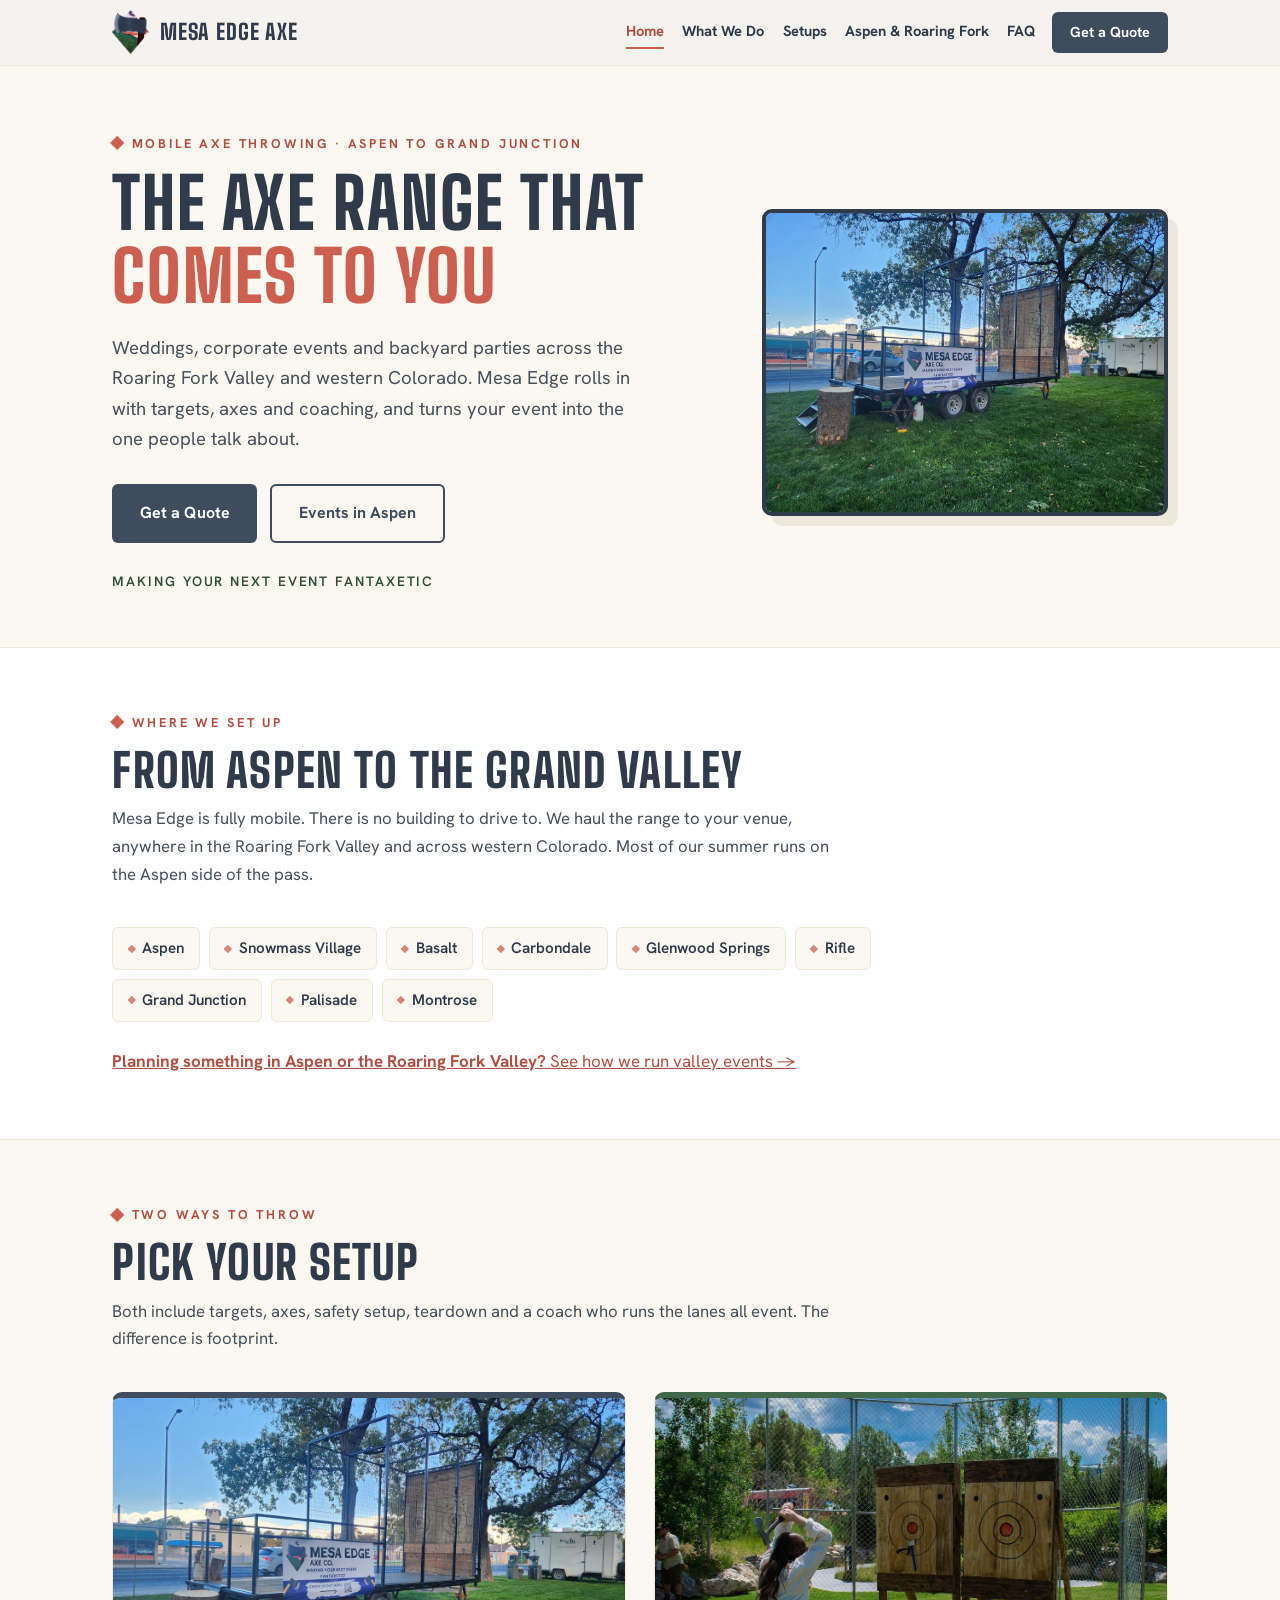
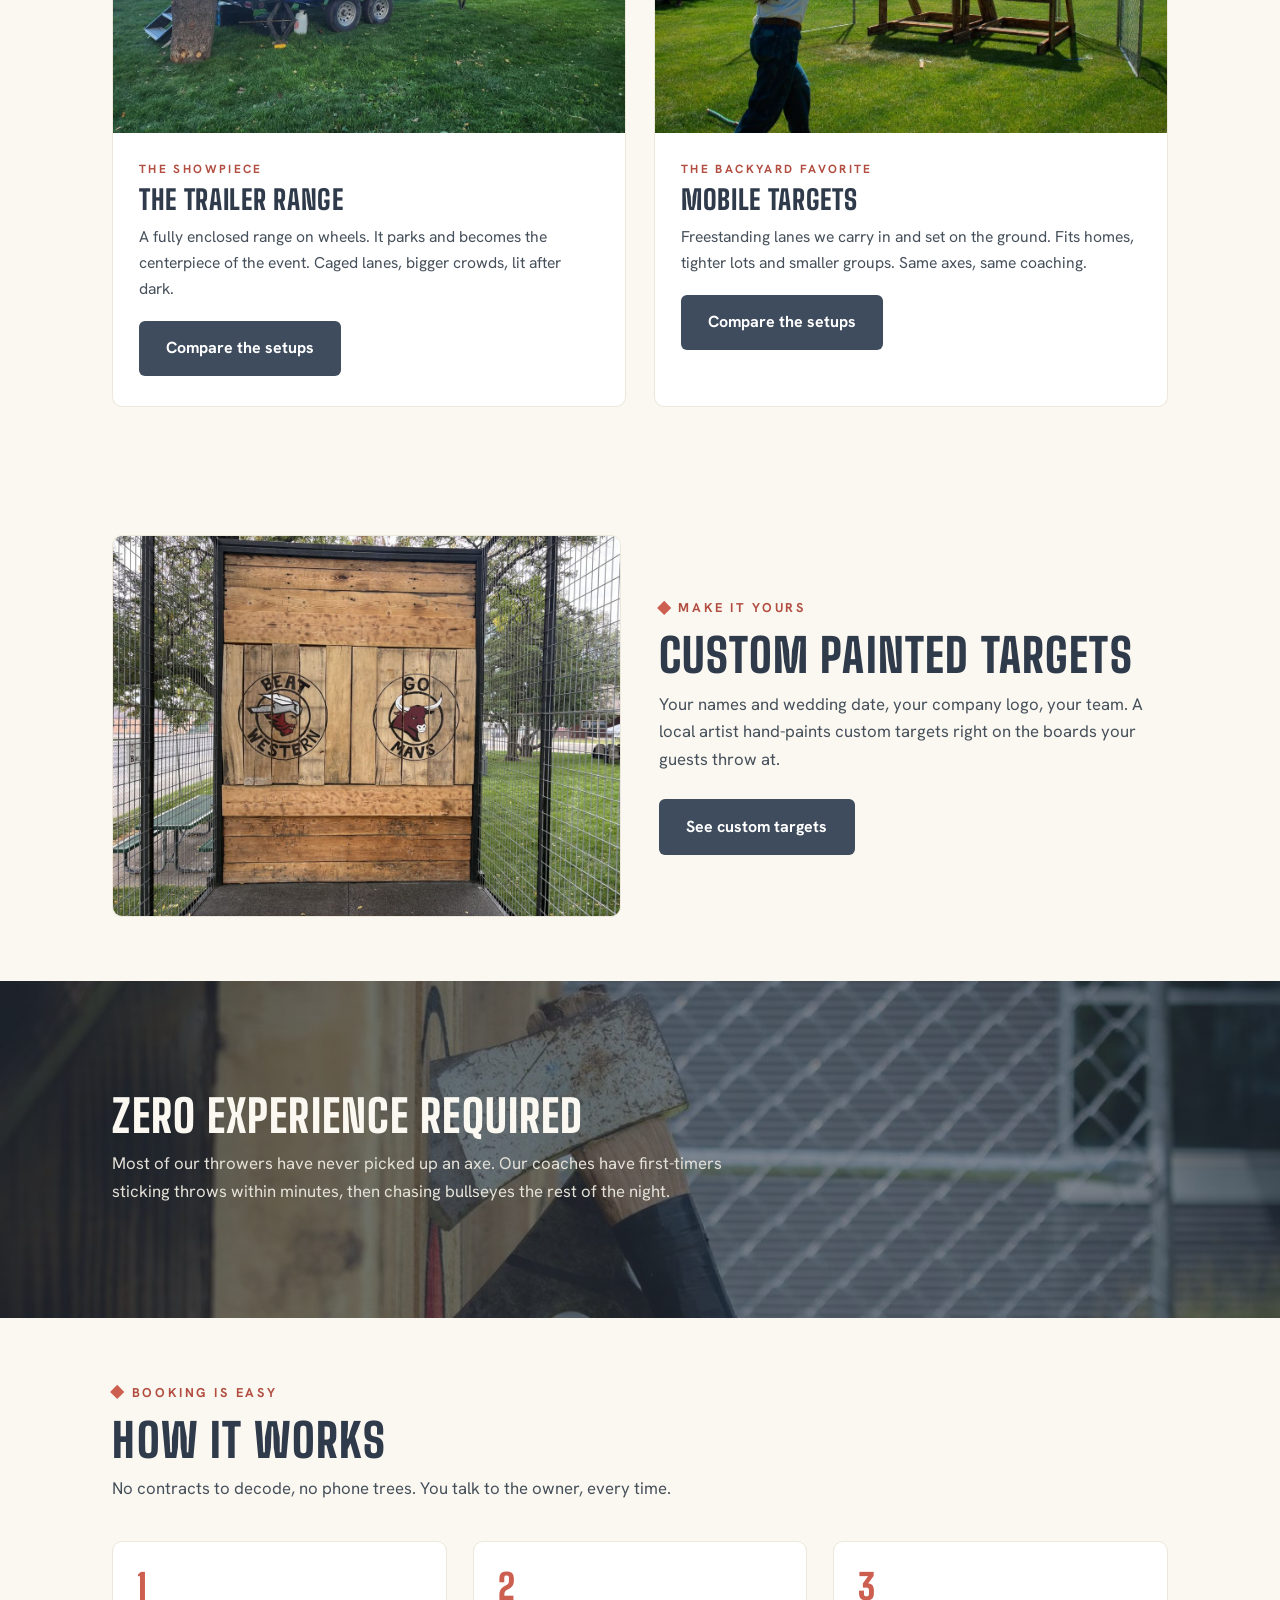
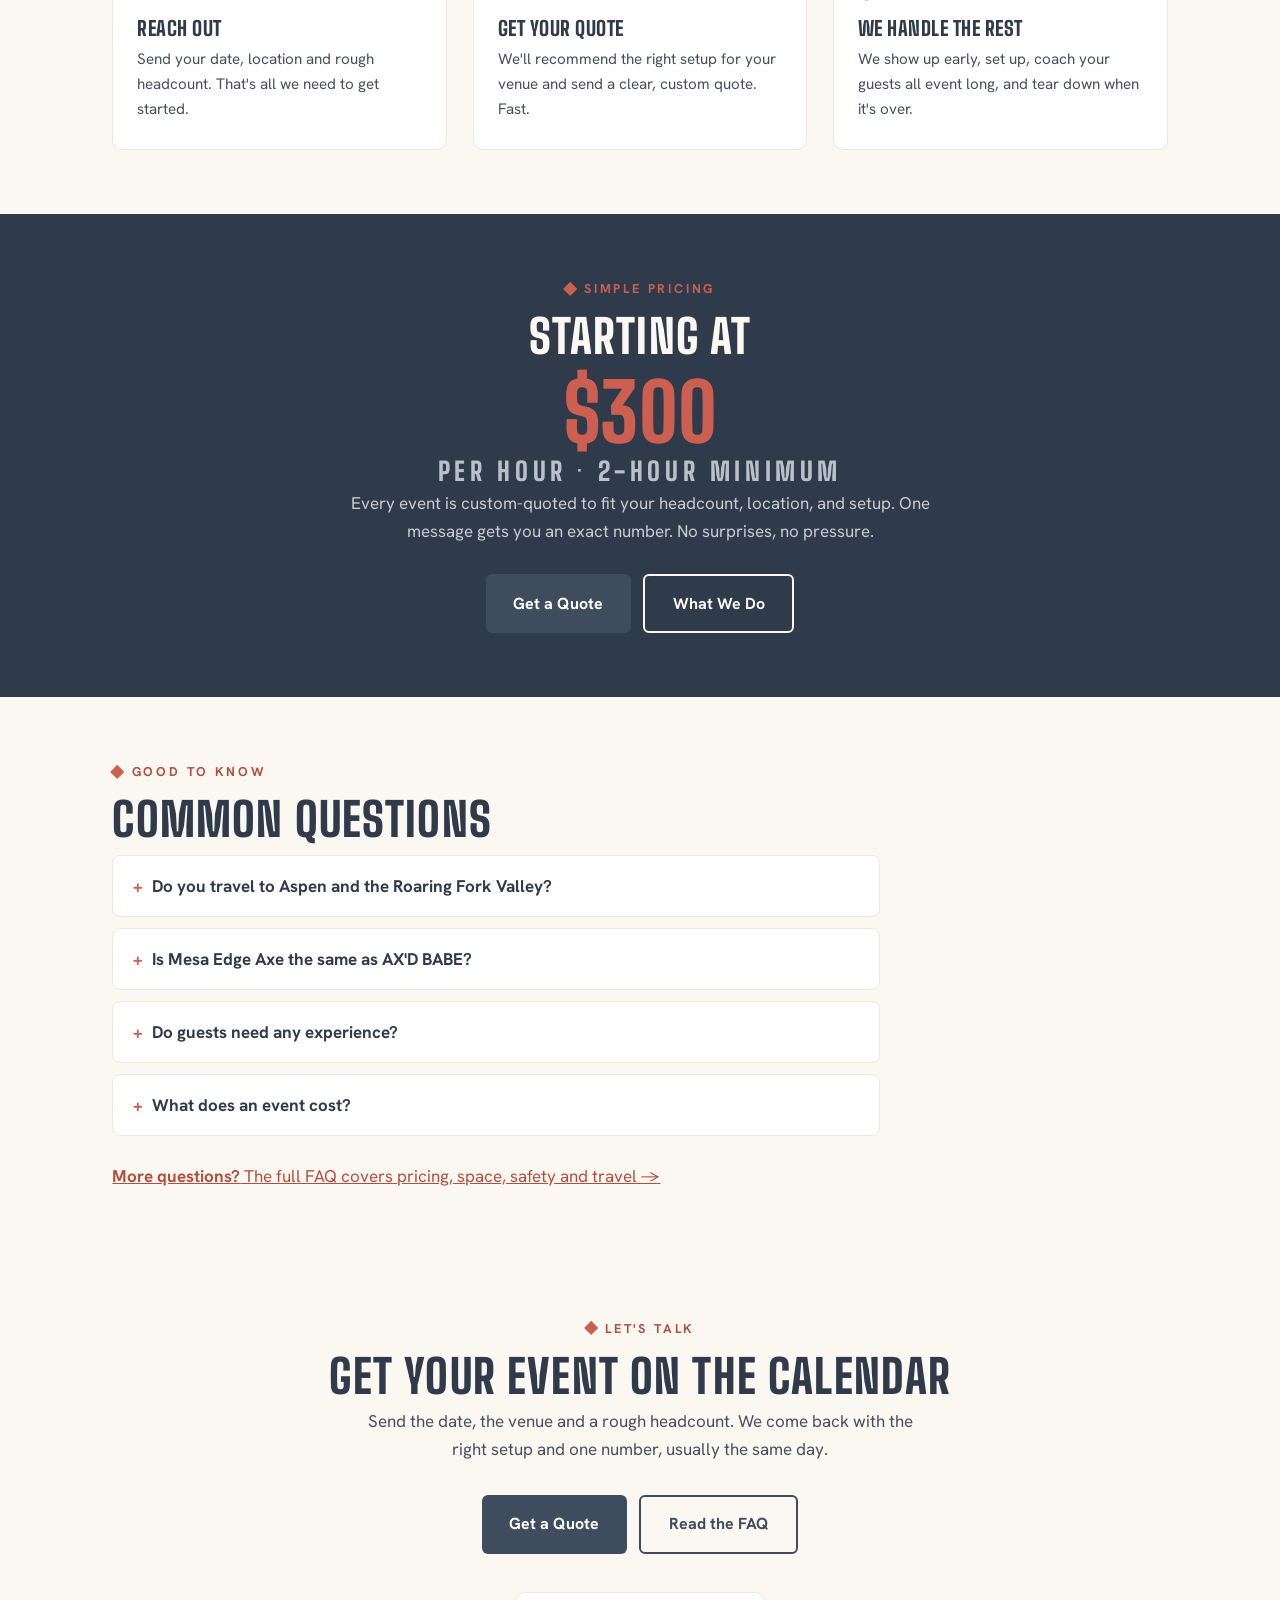
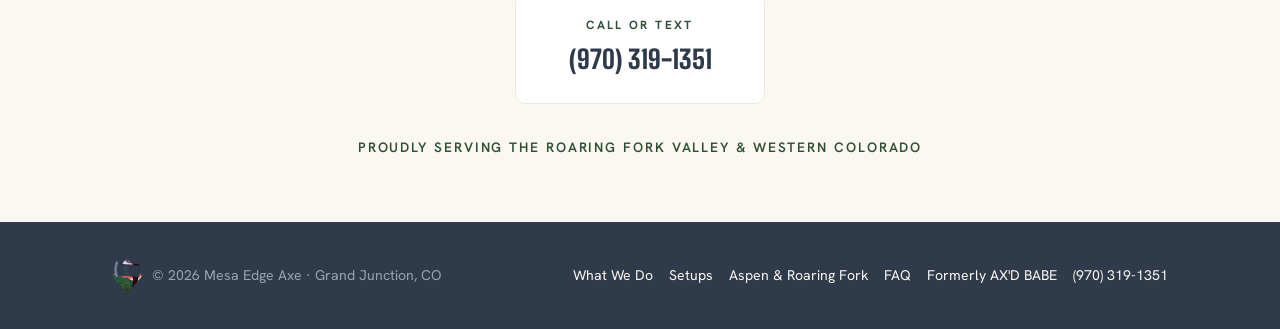
<file: index.html>
<!DOCTYPE html>
<html lang="en">
<head>
<meta charset="UTF-8">
<meta name="viewport" content="width=device-width, initial-scale=1.0">
<title>Mobile Axe Throwing for Events | Aspen &amp; Western Colorado | Mesa Edge Axe</title>
<meta name="description" content="Mesa Edge Axe brings a mobile axe throwing range to weddings, corporate events and parties across the Roaring Fork Valley and western Colorado: Aspen, Snowmass, Carbondale, Glenwood Springs and Grand Junction.">
<link rel="canonical" href="https://www.mesaedgeaxethrowing.com/">
<meta name="robots" content="index,follow,max-image-preview:large">
<meta property="og:title" content="Mesa Edge Axe | Mobile Axe Throwing for Events in Aspen &amp; Western Colorado">
<meta property="og:description" content="We bring the axe range to your event in Aspen, Snowmass, Carbondale, Glenwood Springs, Grand Junction and everywhere between. Two setups, coaching included.">
<meta property="og:type" content="website">
<meta property="og:url" content="https://www.mesaedgeaxethrowing.com/">
<meta property="og:image" content="https://www.mesaedgeaxethrowing.com/assets/mesa-edge-trailer-branded.jpg">
<meta name="twitter:card" content="summary_large_image">
<link rel="icon" type="image/png" href="/assets/mesa-edge-axe-logo.png">
<link rel="preconnect" href="https://fonts.googleapis.com">
<link rel="preconnect" href="https://fonts.gstatic.com" crossorigin>
<link href="https://fonts.googleapis.com/css2?family=Big+Shoulders:opsz,wght@10..72,600;10..72,800&family=Hanken+Grotesk:wght@400;500;600;700&display=swap" rel="stylesheet">
<link rel="stylesheet" href="/assets/style.css">
<script type="application/ld+json">
{
  "@context": "https://schema.org",
  "@graph": [
    {
      "@type": [
        "LocalBusiness",
        "EntertainmentBusiness"
      ],
      "@id": "https://www.mesaedgeaxethrowing.com/#business",
      "name": "Mesa Edge Axe",
      "alternateName": [
        "Mesa Edge Axe Co.",
        "Mesa Edge Axe Throwing",
        "AX'D BABE"
      ],
      "url": "https://www.mesaedgeaxethrowing.com/",
      "logo": "https://www.mesaedgeaxethrowing.com/assets/mesa-edge-axe-logo.png",
      "image": [
        "https://www.mesaedgeaxethrowing.com/assets/mesa-edge-trailer-branded.jpg",
        "https://www.mesaedgeaxethrowing.com/assets/aspen-wedding-axe-throwing.jpg",
        "https://www.mesaedgeaxethrowing.com/assets/mesa-edge-mobile-targets.jpg"
      ],
      "description": "Mobile axe throwing entertainment for weddings, corporate events, festivals and private parties across the Roaring Fork Valley and western Colorado.",
      "telephone": "+1-970-319-1351",
      "priceRange": "$$",
      "foundingDate": "2024",
      "address": {
        "@type": "PostalAddress",
        "addressLocality": "Grand Junction",
        "addressRegion": "CO",
        "postalCode": "81505",
        "addressCountry": "US"
      },
      "geo": {
        "@type": "GeoCoordinates",
        "latitude": 39.0639,
        "longitude": -108.5506
      },
      "areaServed": [
        {
          "@type": "City",
          "name": "Aspen",
          "address": {
            "@type": "PostalAddress",
            "addressRegion": "CO",
            "addressCountry": "US"
          }
        },
        {
          "@type": "City",
          "name": "Snowmass Village",
          "address": {
            "@type": "PostalAddress",
            "addressRegion": "CO",
            "addressCountry": "US"
          }
        },
        {
          "@type": "City",
          "name": "Basalt",
          "address": {
            "@type": "PostalAddress",
            "addressRegion": "CO",
            "addressCountry": "US"
          }
        },
        {
          "@type": "City",
          "name": "Carbondale",
          "address": {
            "@type": "PostalAddress",
            "addressRegion": "CO",
            "addressCountry": "US"
          }
        },
        {
          "@type": "City",
          "name": "Glenwood Springs",
          "address": {
            "@type": "PostalAddress",
            "addressRegion": "CO",
            "addressCountry": "US"
          }
        },
        {
          "@type": "City",
          "name": "Rifle",
          "address": {
            "@type": "PostalAddress",
            "addressRegion": "CO",
            "addressCountry": "US"
          }
        },
        {
          "@type": "City",
          "name": "Grand Junction",
          "address": {
            "@type": "PostalAddress",
            "addressRegion": "CO",
            "addressCountry": "US"
          }
        },
        {
          "@type": "City",
          "name": "Palisade",
          "address": {
            "@type": "PostalAddress",
            "addressRegion": "CO",
            "addressCountry": "US"
          }
        },
        {
          "@type": "City",
          "name": "Montrose",
          "address": {
            "@type": "PostalAddress",
            "addressRegion": "CO",
            "addressCountry": "US"
          }
        }
      ],
      "openingHoursSpecification": [
        {
          "@type": "OpeningHoursSpecification",
          "dayOfWeek": [
            "Monday",
            "Tuesday",
            "Wednesday",
            "Thursday",
            "Friday",
            "Saturday",
            "Sunday"
          ],
          "opens": "09:00",
          "closes": "20:00"
        }
      ],
      "makesOffer": [
        {
          "@type": "Offer",
          "itemOffered": {
            "@type": "Service",
            "name": "Mobile axe throwing trailer range",
            "description": "A fully enclosed, caged axe throwing range on a trailer for weddings, corporate events and festivals."
          }
        },
        {
          "@type": "Offer",
          "itemOffered": {
            "@type": "Service",
            "name": "Freestanding mobile axe throwing targets",
            "description": "Portable target lanes set up on grass and level ground for backyard parties and smaller groups."
          }
        }
      ]
    },
    {
      "@type": "WebSite",
      "@id": "https://www.mesaedgeaxethrowing.com/#website",
      "url": "https://www.mesaedgeaxethrowing.com/",
      "name": "Mesa Edge Axe",
      "publisher": {
        "@id": "https://www.mesaedgeaxethrowing.com/#business"
      }
    }
  ]
}
</script>
</head>
<body>

<nav>
  <div class="nav-inner">
    <a class="brand" href="/" aria-label="Mesa Edge Axe home">
      <img src="/assets/mesa-edge-axe-logo.png" alt="Mesa Edge Axe logo" width="346" height="420">
      <span>MESA EDGE AXE</span>
    </a>
    <a class="btn btn-sunset nav-cta" href="/quote/">Get a Quote</a>
    <div class="nav-links">
      <a class="nav-link" href="/" aria-current="page">Home</a>
      <a class="nav-link" href="/events/">What We Do</a>
      <a class="nav-link" href="/setups/">Setups</a>
      <a class="nav-link" href="/aspen/">Aspen &amp; Roaring Fork</a>
      <a class="nav-link" href="/faq/">FAQ</a>
    </div>
  </div>
</nav>

<header class="hero" id="top">
  <div class="wrap hero-grid">
    <div>
      <span class="eyebrow">Mobile Axe Throwing · Aspen to Grand Junction</span>
      <h1>The axe range that <span class="accent">comes to you</span></h1>
      <p class="lede">Weddings, corporate events and backyard parties across the Roaring Fork Valley and western Colorado. Mesa Edge rolls in with targets, axes and coaching, and turns your event into the one people talk about.</p>
      <div class="hero-ctas">
        <a class="btn btn-sunset" href="/quote/">Get a Quote</a>
        <a class="btn btn-line" href="/aspen/">Events in Aspen</a>
      </div>
      <p class="hero-tag">Making your next event fantaxetic</p>
    </div>
    <div class="hero-logo">
      <img class="hero-photo" src="/assets/mesa-edge-trailer-branded.jpg" alt="The Mesa Edge Axe mobile axe throwing trailer set up on grass at an event in Colorado" width="1200" height="900" fetchpriority="high">
    </div>
  </div>
</header>

<section class="areas" id="areas">
  <div class="wrap">
    <span class="eyebrow">Where We Set Up</span>
    <h2>From Aspen to the Grand Valley</h2>
    <p class="section-intro">Mesa Edge is fully mobile. There is no building to drive to. We haul the range to your venue, anywhere in the Roaring Fork Valley and across western Colorado. Most of our summer runs on the Aspen side of the pass.</p>
    <div class="town-grid">
      <div class="town">Aspen</div>
      <div class="town">Snowmass Village</div>
      <div class="town">Basalt</div>
      <div class="town">Carbondale</div>
      <div class="town">Glenwood Springs</div>
      <div class="town">Rifle</div>
      <div class="town">Grand Junction</div>
      <div class="town">Palisade</div>
      <div class="town">Montrose</div>
    </div>
    <p style="margin-top:1.6rem"><a href="/aspen/"><strong>Planning something in Aspen or the Roaring Fork Valley?</strong> See how we run valley events →</a></p>
  </div>
</section>

<section id="setups">
  <div class="wrap">
    <span class="eyebrow">Two Ways to Throw</span>
    <h2>Pick Your Setup</h2>
    <p class="section-intro">Both include targets, axes, safety setup, teardown and a coach who runs the lanes all event. The difference is footprint.</p>
    <div class="setup-grid">
      <div class="setup trailer">
        <div class="photo"><img src="/assets/mesa-edge-trailer-range.jpg" alt="The Mesa Edge trailer range, a fully enclosed axe throwing cage on a trailer" width="1200" height="900" loading="lazy"></div>
        <div class="body">
          <span class="kicker">The Showpiece</span>
          <h3>The Trailer Range</h3>
          <p class="desc">A fully enclosed range on wheels. It parks and becomes the centerpiece of the event. Caged lanes, bigger crowds, lit after dark.</p>
          <a class="btn btn-slate" href="/setups/">Compare the setups</a>
        </div>
      </div>
      <div class="setup mobile">
        <div class="photo"><img src="/assets/mesa-edge-mobile-targets.jpg" alt="A guest mid-throw at Mesa Edge freestanding mobile axe throwing targets on a lawn" width="1200" height="743" loading="lazy"></div>
        <div class="body">
          <span class="kicker">The Backyard Favorite</span>
          <h3>Mobile Targets</h3>
          <p class="desc">Freestanding lanes we carry in and set on the ground. Fits homes, tighter lots and smaller groups. Same axes, same coaching.</p>
          <a class="btn btn-slate" href="/setups/">Compare the setups</a>
        </div>
      </div>
    </div>
  </div>
</section>

<section id="custom-targets">
  <div class="wrap art-teaser">
    <img src="/assets/custom-painted-axe-targets.jpg" alt="Hand-painted custom Beat Western and Go Mavs axe throwing targets inside the Mesa Edge range" width="1200" height="900" loading="lazy">
    <div>
      <span class="eyebrow">Make It Yours</span>
      <h2>Custom painted targets</h2>
      <p class="section-intro">Your names and wedding date, your company logo, your team. A local artist hand-paints custom targets right on the boards your guests throw at.</p>
      <a class="btn btn-slate" href="/events/#custom-targets">See custom targets</a>
    </div>
  </div>
</section>

<div class="band" role="img" aria-label="Two throwing axes buried in a Mesa Edge wooden target" style="background-image:url('/assets/mesa-edge-axe-target-axes.jpg')">
  <div class="wrap">
    <h2>Zero experience required</h2>
    <p>Most of our throwers have never picked up an axe. Our coaches have first-timers sticking throws within minutes, then chasing bullseyes the rest of the night.</p>
  </div>
</div>

<section id="how">
  <div class="wrap">
    <span class="eyebrow">Booking Is Easy</span>
    <h2>How It Works</h2>
    <p class="section-intro">No contracts to decode, no phone trees. You talk to the owner, every time.</p>
    <div class="steps">
      <div class="step">
        <span class="n">1</span>
        <h3>Reach out</h3>
        <p>Send your date, location and rough headcount. That's all we need to get started.</p>
      </div>
      <div class="step">
        <span class="n">2</span>
        <h3>Get your quote</h3>
        <p>We'll recommend the right setup for your venue and send a clear, custom quote. Fast.</p>
      </div>
      <div class="step">
        <span class="n">3</span>
        <h3>We handle the rest</h3>
        <p>We show up early, set up, coach your guests all event long, and tear down when it's over.</p>
      </div>
    </div>
  </div>
</section>

<section class="pricing">
  <div class="wrap">
    <span class="eyebrow">Simple Pricing</span>
    <h2>Starting At</h2>
    <p class="rate">$300<small>PER HOUR · 2-HOUR MINIMUM</small></p>
    <p>Every event is custom-quoted to fit your headcount, location, and setup. One message gets you an exact number. No surprises, no pressure.</p>
    <div class="hero-ctas">
      <a class="btn btn-sunset" href="/quote/">Get a Quote</a>
      <a class="btn btn-line" style="border-color:var(--cloud);color:var(--cloud)" href="/events/">What We Do</a>
    </div>
  </div>
</section>

<section id="faq">
  <div class="wrap">
    <span class="eyebrow">Good to Know</span>
    <h2>Common questions</h2>
    <div class="faq">
      <details><summary>Do you travel to Aspen and the Roaring Fork Valley?</summary><p>Constantly. That is where most of our events are. We tow the range over from Grand Junction and set up at your venue. <a href='/aspen/'>More on valley events &rarr;</a></p></details>
      <details><summary>Is Mesa Edge Axe the same as AX'D BABE?</summary><p>Yes. We took over the Carbondale operation that ran as AX'D BABE and rebuilt it as a fully mobile range. <a href='/axd-babe/'>The short version &rarr;</a></p></details>
      <details><summary>Do guests need any experience?</summary><p>None. Most people who throw with us have never held an axe, and a coach runs the lanes the whole event.</p></details>
      <details><summary>What does an event cost?</summary><p>Events start at $300 per hour with a two-hour minimum, quoted per event once we know headcount, venue and travel.</p></details>
    </div>
    <p style="margin-top:1.6rem"><a href="/faq/"><strong>More questions?</strong> The full FAQ covers pricing, space, safety and travel &rarr;</a></p>
  </div>
</section>

<section class="contact" id="contact">
  <div class="wrap">
    <span class="eyebrow" style="justify-content:center">Let's Talk</span>
    <h2>Get your event on the calendar</h2>
    <p class="sub">Send the date, the venue and a rough headcount. We come back with the right setup and one number, usually the same day.</p>
    <div class="hero-ctas" style="justify-content:center">
      <a class="btn btn-sunset" href="/quote/">Get a Quote</a>
      <a class="btn btn-line" href="/faq/">Read the FAQ</a>
    </div>
    <div class="contact-cards" style="margin-top:2.4rem">
      <a class="ccard" href="tel:+19703191351">
        <div class="label">Call or Text</div>
        <div class="value">(970) 319-1351</div>
      </a>
    </div>
    <p class="area">Proudly serving the Roaring Fork Valley &amp; Western Colorado</p>
  </div>
</section>

<footer>
  <div class="foot-inner">
    <div class="foot-brand">
      <img src="/assets/mesa-edge-axe-logo.png" alt="" width="346" height="420">
      <span>&copy; 2026 Mesa Edge Axe &middot; Grand Junction, CO</span>
    </div>
    <div class="foot-links">
      <a href="/events/">What We Do</a>
      <a href="/setups/">Setups</a>
      <a href="/aspen/">Aspen &amp; Roaring Fork</a>
      <a href="/faq/">FAQ</a>
      <a href="/axd-babe/">Formerly AX'D BABE</a>
      <a href="tel:+19703191351">(970) 319-1351</a>
    </div>
  </div>
</footer>


<script defer src='https://static.cloudflareinsights.com/beacon.min.js' data-cf-beacon='{"token": "aab5e27c30af4177be050d6101fcc87a"}'></script>

</body>
</html>
</file>
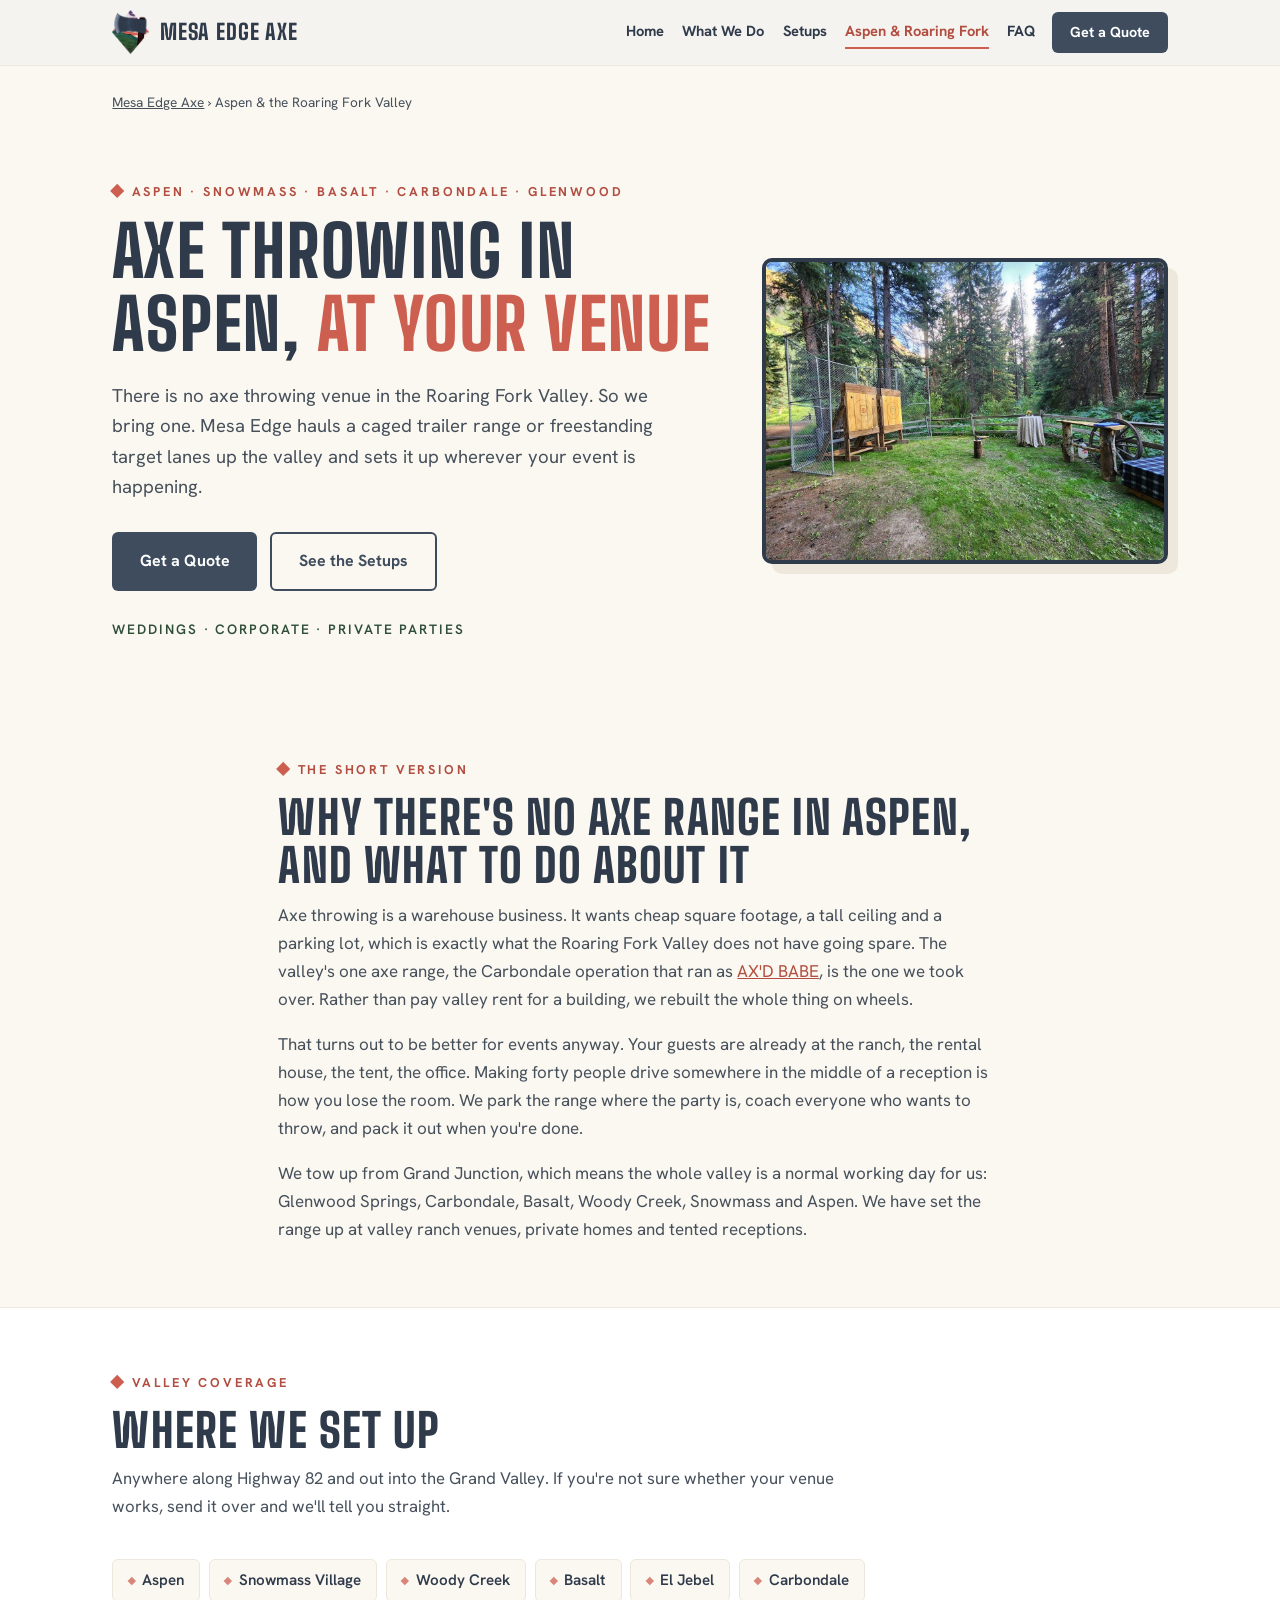
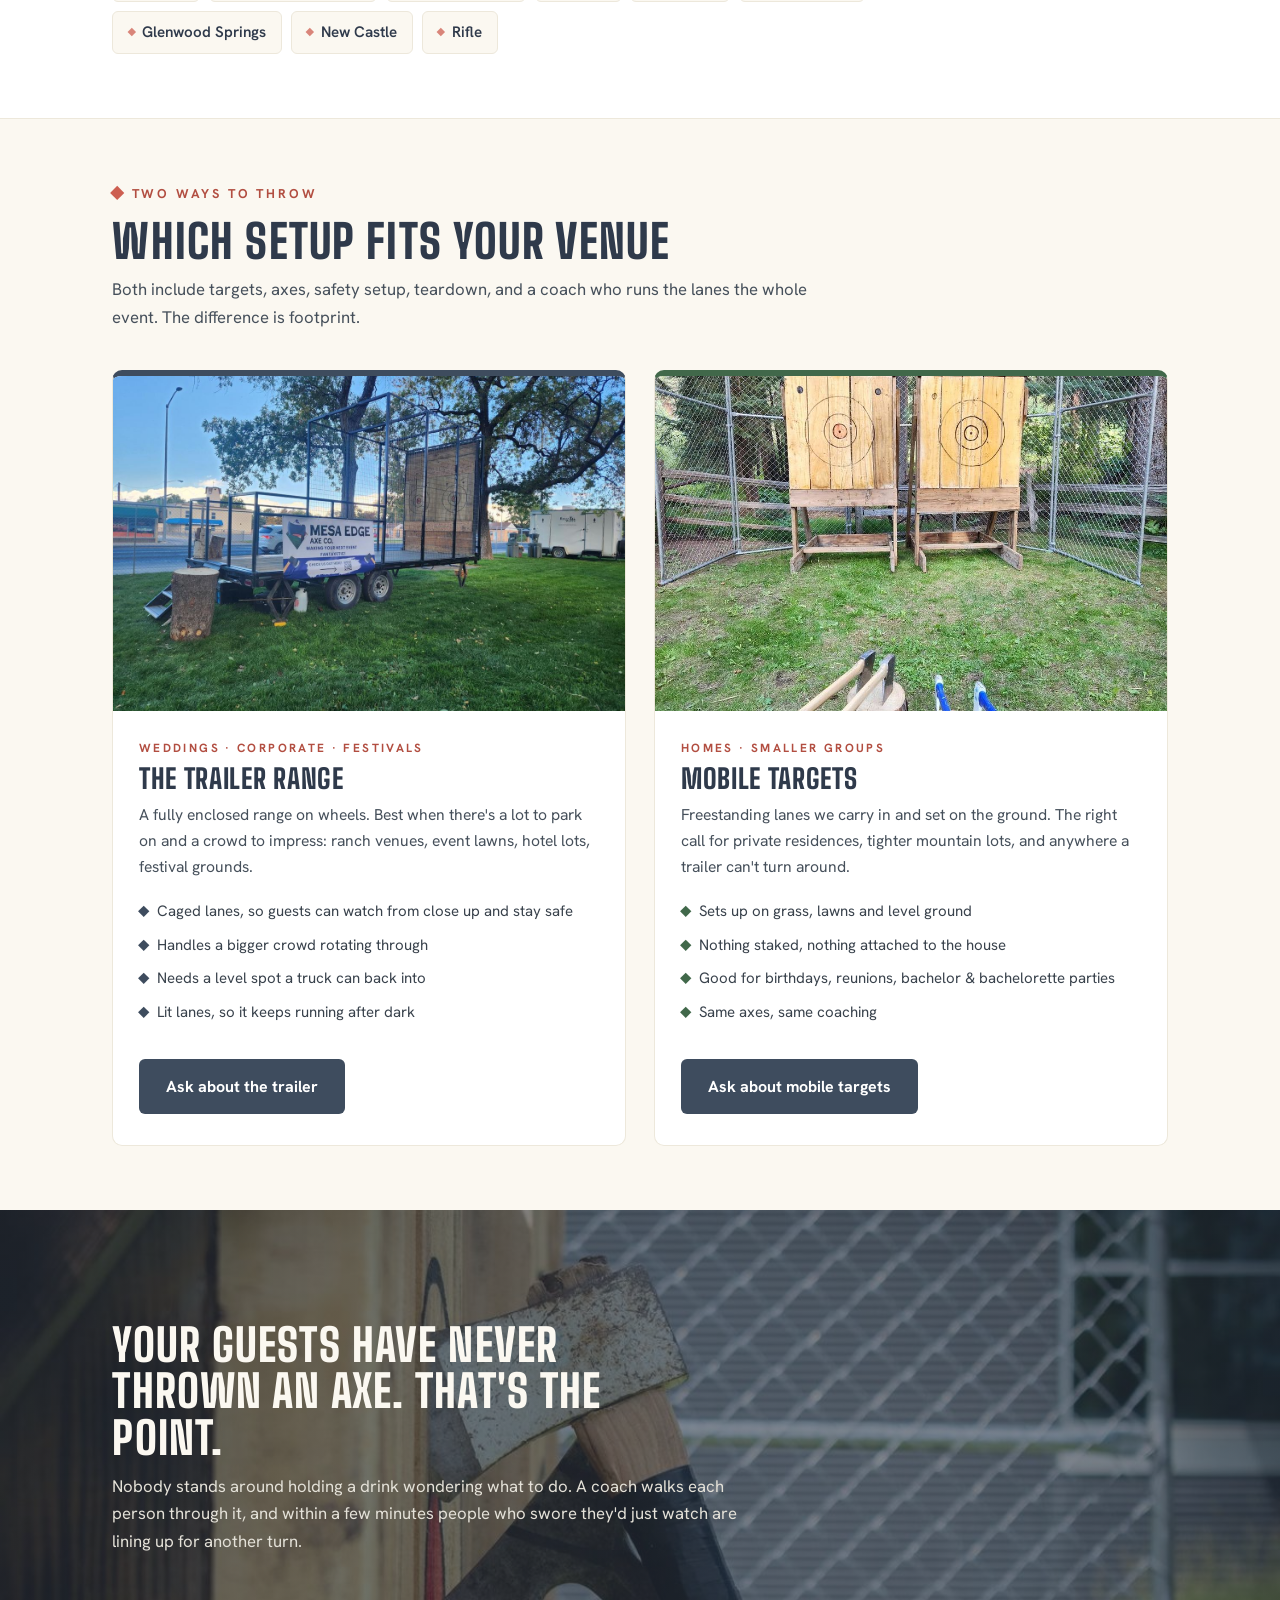
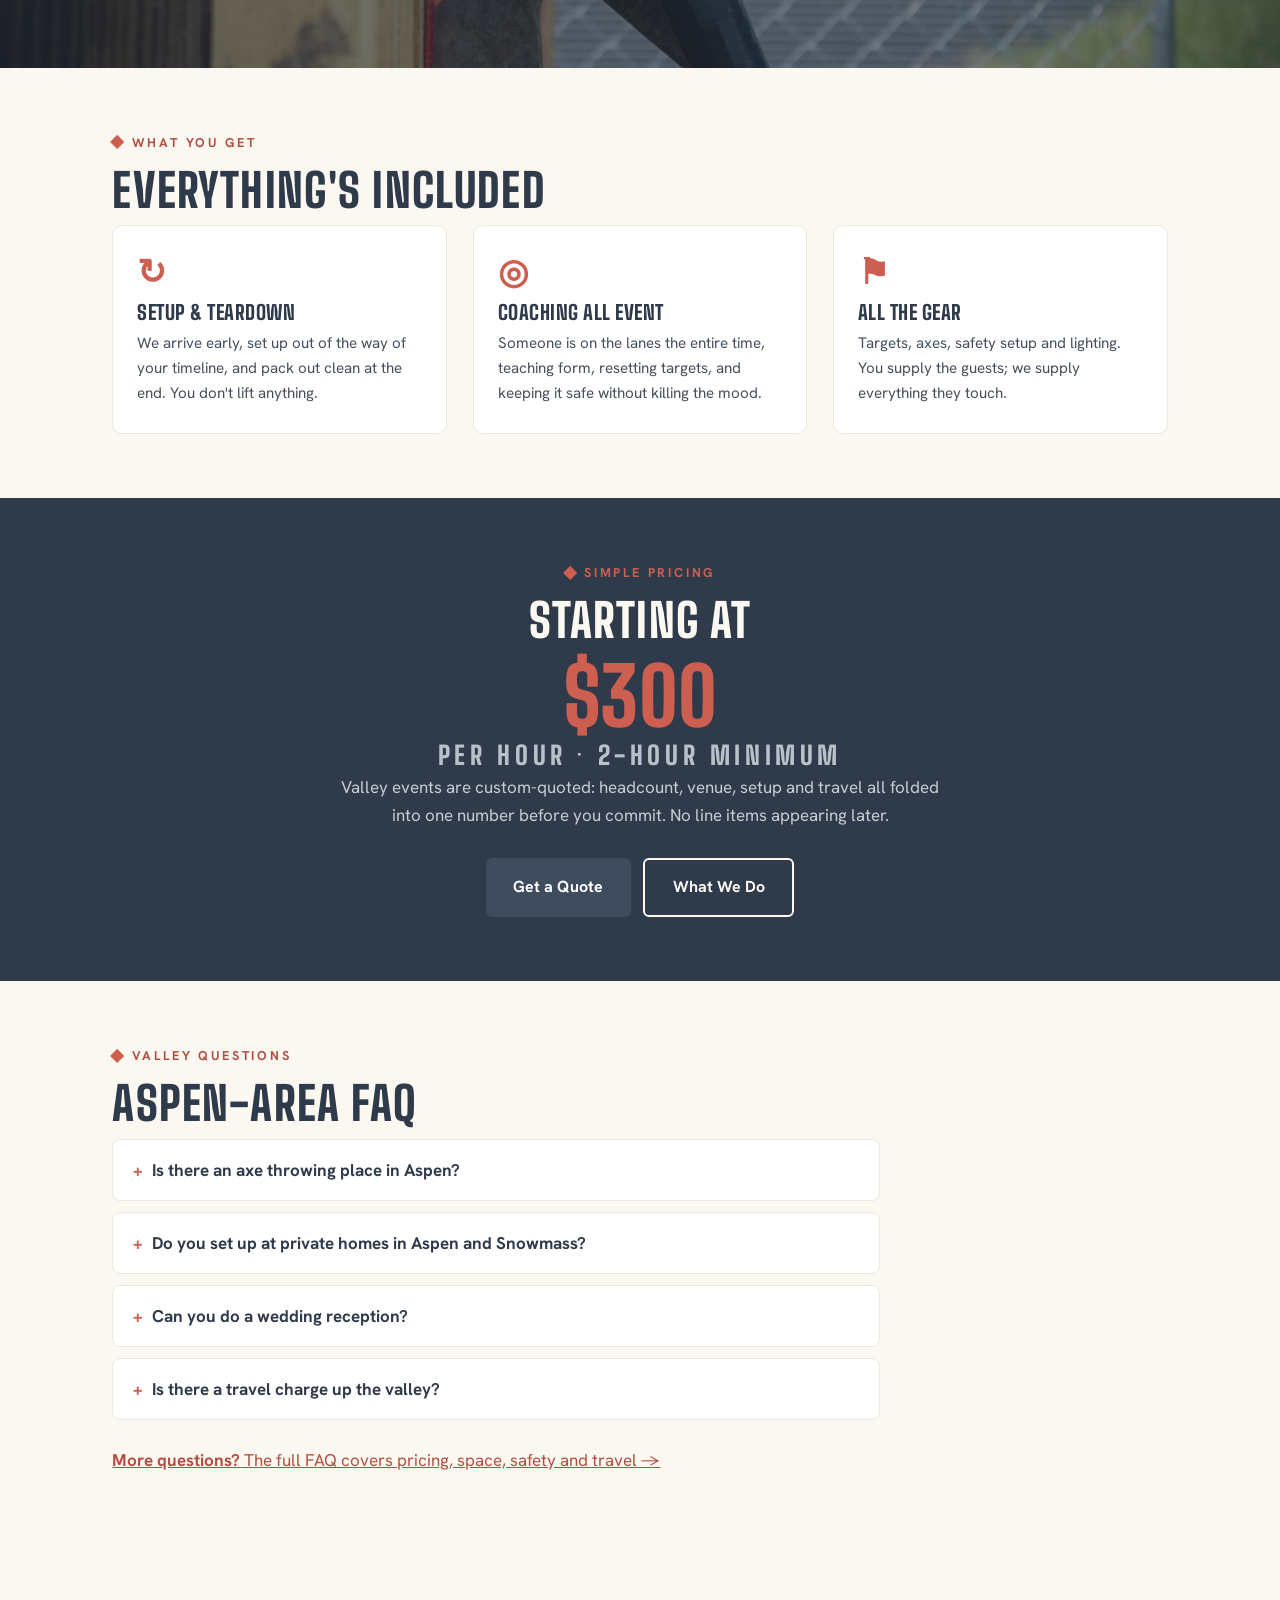
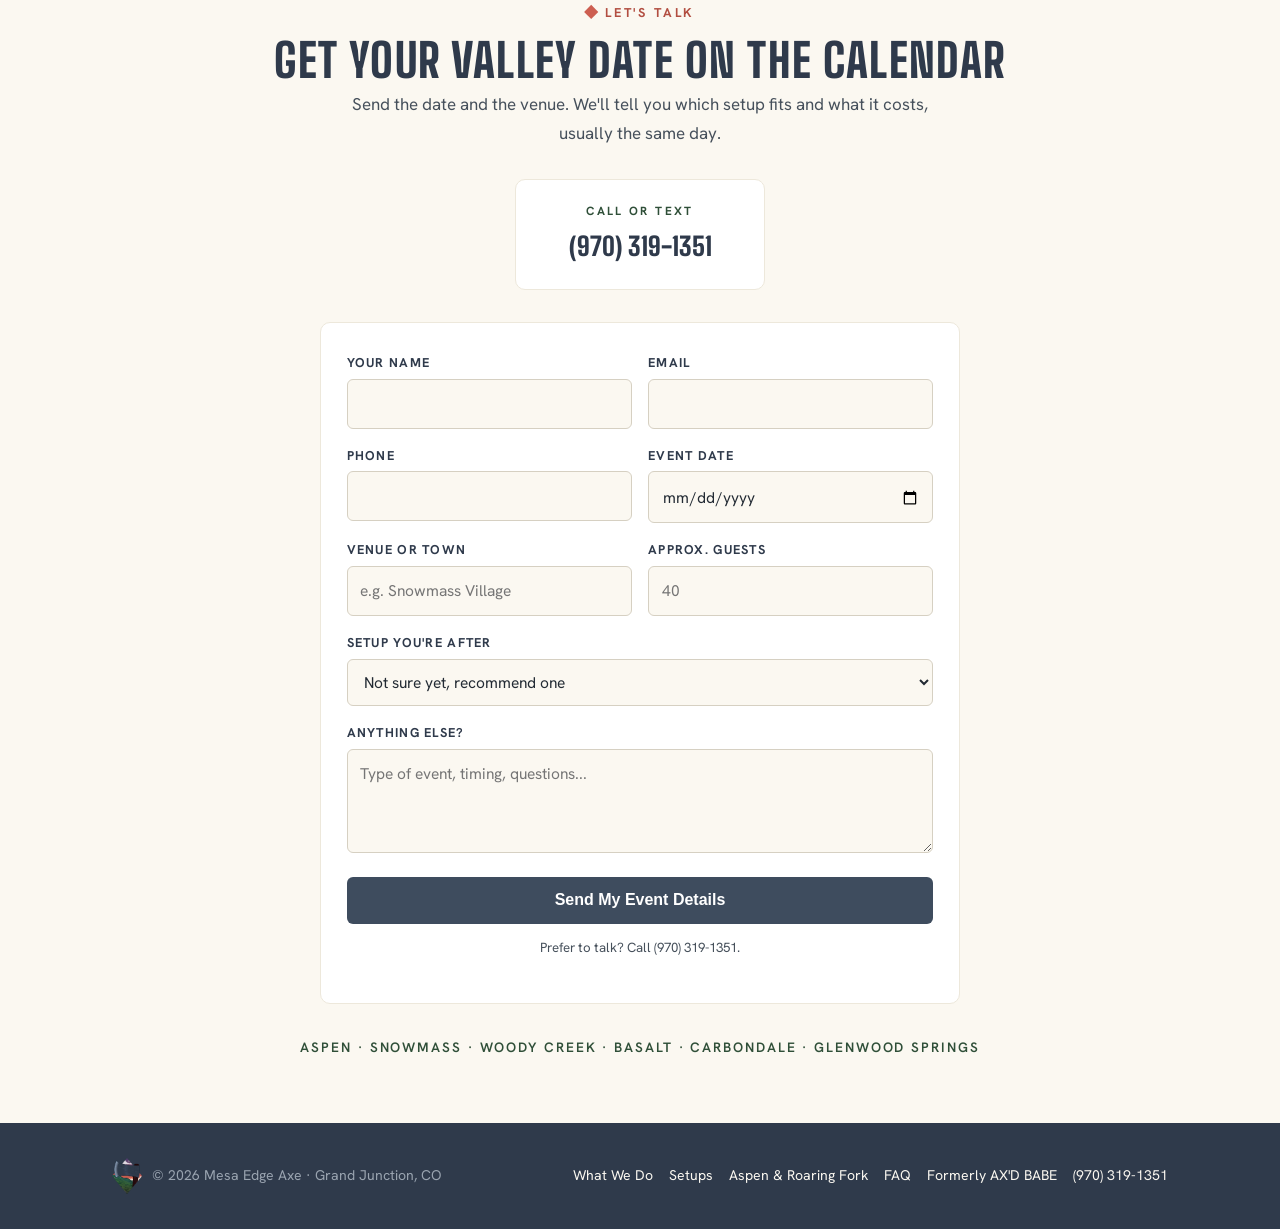
<file: aspen/index.html>
<!DOCTYPE html>
<html lang="en">
<head>
<meta charset="UTF-8">
<meta name="viewport" content="width=device-width, initial-scale=1.0">
<title>Axe Throwing in Aspen, CO | Mobile Range for Weddings &amp; Events | Mesa Edge Axe</title>
<meta name="description" content="Mobile axe throwing in Aspen, Snowmass, Basalt, Carbondale and Glenwood Springs. We bring a caged trailer range or freestanding targets to your venue for weddings, corporate events and private parties.">
<link rel="canonical" href="https://www.mesaedgeaxethrowing.com/aspen/">
<meta name="robots" content="index,follow,max-image-preview:large">
<meta property="og:title" content="Axe Throwing in Aspen &amp; the Roaring Fork Valley | Mesa Edge Axe">
<meta property="og:description" content="A mobile axe throwing range that comes to your Aspen-area venue. Weddings, corporate events and private parties from Glenwood Springs to Aspen.">
<meta property="og:type" content="website">
<meta property="og:url" content="https://www.mesaedgeaxethrowing.com/aspen/">
<meta property="og:image" content="https://www.mesaedgeaxethrowing.com/assets/aspen-wedding-axe-throwing.jpg">
<meta name="twitter:card" content="summary_large_image">
<link rel="icon" type="image/png" href="/assets/mesa-edge-axe-logo.png">
<link rel="preconnect" href="https://fonts.googleapis.com">
<link rel="preconnect" href="https://fonts.gstatic.com" crossorigin>
<link href="https://fonts.googleapis.com/css2?family=Big+Shoulders:opsz,wght@10..72,600;10..72,800&family=Hanken+Grotesk:wght@400;500;600;700&display=swap" rel="stylesheet">
<link rel="stylesheet" href="/assets/style.css">
<script type="application/ld+json">
{
  "@context": "https://schema.org",
  "@graph": [
    {
      "@type": "Service",
      "name": "Mobile axe throwing in Aspen and the Roaring Fork Valley",
      "serviceType": "Mobile axe throwing entertainment",
      "url": "https://www.mesaedgeaxethrowing.com/aspen/",
      "description": "Mesa Edge Axe brings a mobile axe throwing range to weddings, corporate events and private parties in Aspen, Snowmass Village, Basalt, Carbondale and Glenwood Springs, Colorado.",
      "provider": {
        "@type": [
          "LocalBusiness",
          "EntertainmentBusiness"
        ],
        "@id": "https://www.mesaedgeaxethrowing.com/#business",
        "name": "Mesa Edge Axe",
        "telephone": "+1-970-319-1351",
        "url": "https://www.mesaedgeaxethrowing.com/",
        "address": {
          "@type": "PostalAddress",
          "addressLocality": "Grand Junction",
          "addressRegion": "CO",
          "addressCountry": "US"
        }
      },
      "areaServed": [
        {
          "@type": "City",
          "name": "Aspen",
          "address": {
            "@type": "PostalAddress",
            "addressRegion": "CO",
            "addressCountry": "US"
          }
        },
        {
          "@type": "City",
          "name": "Snowmass Village",
          "address": {
            "@type": "PostalAddress",
            "addressRegion": "CO",
            "addressCountry": "US"
          }
        },
        {
          "@type": "City",
          "name": "Woody Creek",
          "address": {
            "@type": "PostalAddress",
            "addressRegion": "CO",
            "addressCountry": "US"
          }
        },
        {
          "@type": "City",
          "name": "Basalt",
          "address": {
            "@type": "PostalAddress",
            "addressRegion": "CO",
            "addressCountry": "US"
          }
        },
        {
          "@type": "City",
          "name": "Carbondale",
          "address": {
            "@type": "PostalAddress",
            "addressRegion": "CO",
            "addressCountry": "US"
          }
        },
        {
          "@type": "City",
          "name": "Glenwood Springs",
          "address": {
            "@type": "PostalAddress",
            "addressRegion": "CO",
            "addressCountry": "US"
          }
        }
      ],
      "offers": {
        "@type": "Offer",
        "priceCurrency": "USD",
        "price": "300",
        "description": "Events start at $300 per hour with a two-hour minimum. Every event is custom quoted."
      }
    },
    {
      "@type": "BreadcrumbList",
      "itemListElement": [
        {
          "@type": "ListItem",
          "position": 1,
          "name": "Mesa Edge Axe",
          "item": "https://www.mesaedgeaxethrowing.com/"
        },
        {
          "@type": "ListItem",
          "position": 2,
          "name": "Aspen & the Roaring Fork Valley",
          "item": "https://www.mesaedgeaxethrowing.com/aspen/"
        }
      ]
    }
  ]
}
</script>
</head>
<body>

<nav>
  <div class="nav-inner">
    <a class="brand" href="/" aria-label="Mesa Edge Axe home">
      <img src="/assets/mesa-edge-axe-logo.png" alt="Mesa Edge Axe logo" width="346" height="420">
      <span>MESA EDGE AXE</span>
    </a>
    <a class="btn btn-sunset nav-cta" href="/quote/">Get a Quote</a>
    <div class="nav-links">
      <a class="nav-link" href="/">Home</a>
      <a class="nav-link" href="/events/">What We Do</a>
      <a class="nav-link" href="/setups/">Setups</a>
      <a class="nav-link" href="/aspen/" aria-current="page">Aspen &amp; Roaring Fork</a>
      <a class="nav-link" href="/faq/">FAQ</a>
    </div>
  </div>
</nav>

<div class="wrap crumbs"><a href="/">Mesa Edge Axe</a> › Aspen &amp; the Roaring Fork Valley</div>

<header class="hero" id="top">
  <div class="wrap hero-grid">
    <div>
      <span class="eyebrow">Aspen · Snowmass · Basalt · Carbondale · Glenwood</span>
      <h1>Axe throwing in Aspen, <span class="accent">at your venue</span></h1>
      <p class="lede">There is no axe throwing venue in the Roaring Fork Valley. So we bring one. Mesa Edge hauls a caged trailer range or freestanding target lanes up the valley and sets it up wherever your event is happening.</p>
      <div class="hero-ctas">
        <a class="btn btn-sunset" href="#contact">Get a Quote</a>
        <a class="btn btn-line" href="#setups">See the Setups</a>
      </div>
      <p class="hero-tag">Weddings · Corporate · Private parties</p>
    </div>
    <div class="hero-logo">
      <img class="hero-photo" src="/assets/aspen-wedding-axe-throwing.jpg" alt="Mesa Edge Axe mobile axe throwing setup at an Aspen wedding" width="1200" height="900" fetchpriority="high">
    </div>
  </div>
</header>

<section>
  <div class="wrap prose" style="max-width:48rem">
    <span class="eyebrow">The Short Version</span>
    <h2>Why there's no axe range in Aspen, and what to do about it</h2>
    <p>Axe throwing is a warehouse business. It wants cheap square footage, a tall ceiling and a parking lot, which is exactly what the Roaring Fork Valley does not have going spare. The valley's one axe range, the Carbondale operation that ran as <a href="/axd-babe/">AX'D BABE</a>, is the one we took over. Rather than pay valley rent for a building, we rebuilt the whole thing on wheels.</p>
    <p>That turns out to be better for events anyway. Your guests are already at the ranch, the rental house, the tent, the office. Making forty people drive somewhere in the middle of a reception is how you lose the room. We park the range where the party is, coach everyone who wants to throw, and pack it out when you're done.</p>
    <p>We tow up from Grand Junction, which means the whole valley is a normal working day for us: Glenwood Springs, Carbondale, Basalt, Woody Creek, Snowmass and Aspen. We have set the range up at valley ranch venues, private homes and tented receptions.</p>
  </div>
</section>

<section class="areas">
  <div class="wrap">
    <span class="eyebrow">Valley Coverage</span>
    <h2>Where we set up</h2>
    <p class="section-intro">Anywhere along Highway 82 and out into the Grand Valley. If you're not sure whether your venue works, send it over and we'll tell you straight.</p>
    <div class="town-grid">
      <div class="town">Aspen</div>
      <div class="town">Snowmass Village</div>
      <div class="town">Woody Creek</div>
      <div class="town">Basalt</div>
      <div class="town">El Jebel</div>
      <div class="town">Carbondale</div>
      <div class="town">Glenwood Springs</div>
      <div class="town">New Castle</div>
      <div class="town">Rifle</div>
    </div>
  </div>
</section>

<section id="setups">
  <div class="wrap">
    <span class="eyebrow">Two Ways to Throw</span>
    <h2>Which setup fits your venue</h2>
    <p class="section-intro">Both include targets, axes, safety setup, teardown, and a coach who runs the lanes the whole event. The difference is footprint.</p>
    <div class="setup-grid">
      <div class="setup trailer">
        <div class="photo"><img src="/assets/mesa-edge-trailer-range.jpg" alt="The Mesa Edge enclosed trailer axe throwing range, open and set up for guests" width="1200" height="900" loading="lazy"></div>
        <div class="body">
          <span class="kicker">Weddings · Corporate · Festivals</span>
          <h3>The Trailer Range</h3>
          <p class="desc">A fully enclosed range on wheels. Best when there's a lot to park on and a crowd to impress: ranch venues, event lawns, hotel lots, festival grounds.</p>
          <ul class="specs">
            <li>Caged lanes, so guests can watch from close up and stay safe</li>
            <li>Handles a bigger crowd rotating through</li>
            <li>Needs a level spot a truck can back into</li>
            <li>Lit lanes, so it keeps running after dark</li>
          </ul>
          <a class="btn btn-slate" href="#contact">Ask about the trailer</a>
        </div>
      </div>
      <div class="setup mobile">
        <div class="photo"><img src="/assets/aspen-wedding-axe-throwing-targets.jpg" alt="Freestanding Mesa Edge axe throwing targets set up on grass for an Aspen wedding" width="900" height="1200" loading="lazy"></div>
        <div class="body">
          <span class="kicker">Homes · Smaller groups</span>
          <h3>Mobile Targets</h3>
          <p class="desc">Freestanding lanes we carry in and set on the ground. The right call for private residences, tighter mountain lots, and anywhere a trailer can't turn around.</p>
          <ul class="specs">
            <li>Sets up on grass, lawns and level ground</li>
            <li>Nothing staked, nothing attached to the house</li>
            <li>Good for birthdays, reunions, bachelor &amp; bachelorette parties</li>
            <li>Same axes, same coaching</li>
          </ul>
          <a class="btn btn-slate" href="#contact">Ask about mobile targets</a>
        </div>
      </div>
    </div>
  </div>
</section>

<div class="band" role="img" aria-label="Two throwing axes buried in a Mesa Edge wooden target" style="background-image:url('/assets/mesa-edge-axe-target-axes.jpg')">
  <div class="wrap">
    <h2>Your guests have never thrown an axe. That's the point.</h2>
    <p>Nobody stands around holding a drink wondering what to do. A coach walks each person through it, and within a few minutes people who swore they'd just watch are lining up for another turn.</p>
  </div>
</div>

<section>
  <div class="wrap">
    <span class="eyebrow">What You Get</span>
    <h2>Everything's included</h2>
    <div class="steps">
      <div class="step"><span class="n">↻</span><h3>Setup &amp; teardown</h3><p>We arrive early, set up out of the way of your timeline, and pack out clean at the end. You don't lift anything.</p></div>
      <div class="step"><span class="n">◎</span><h3>Coaching all event</h3><p>Someone is on the lanes the entire time, teaching form, resetting targets, and keeping it safe without killing the mood.</p></div>
      <div class="step"><span class="n">⚑</span><h3>All the gear</h3><p>Targets, axes, safety setup and lighting. You supply the guests; we supply everything they touch.</p></div>
    </div>
  </div>
</section>

<section class="pricing">
  <div class="wrap">
    <span class="eyebrow">Simple Pricing</span>
    <h2>Starting At</h2>
    <p class="rate">$300<small>PER HOUR · 2-HOUR MINIMUM</small></p>
    <p>Valley events are custom-quoted: headcount, venue, setup and travel all folded into one number before you commit. No line items appearing later.</p>
    <div class="hero-ctas">
      <a class="btn btn-sunset" href="#contact">Get a Quote</a>
      <a class="btn btn-line" style="border-color:var(--cloud);color:var(--cloud)" href="/events/">What We Do</a>
    </div>
  </div>
</section>

<section id="faq">
  <div class="wrap">
    <span class="eyebrow">Valley Questions</span>
    <h2>Aspen-area FAQ</h2>
    <div class="faq">
      <details><summary>Is there an axe throwing place in Aspen?</summary><p>No. There is no permanent axe range in Aspen or anywhere in the Roaring Fork Valley. Mesa Edge is the mobile version, so we bring the range to your venue instead.</p></details>
      <details><summary>Do you set up at private homes in Aspen and Snowmass?</summary><p>Regularly. The freestanding targets go on a lawn or courtyard, and the trailer parks in a driveway or turnaround if there is room to back in.</p></details>
      <details><summary>Can you do a wedding reception?</summary><p>Yes, and valley weddings are a big part of our summer. We have run the range at ranch venues, private homes and tented receptions up and down the valley.</p></details>
      <details><summary>Is there a travel charge up the valley?</summary><p>Travel is built into the quote. You get one number for the whole event before you decide.</p></details>
    </div>
    <p style="margin-top:1.6rem"><a href="/faq/"><strong>More questions?</strong> The full FAQ covers pricing, space, safety and travel &rarr;</a></p>
  </div>
</section>

<section class="contact" id="contact">
  <div class="wrap">
    <span class="eyebrow" style="justify-content:center">Let's Talk</span>
    <h2>Get your valley date on the calendar</h2>
    <p class="sub">Send the date and the venue. We'll tell you which setup fits and what it costs, usually the same day.</p>
    <div class="contact-cards">
      <a class="ccard" href="tel:+19703191351">
        <div class="label">Call or Text</div>
        <div class="value">(970) 319-1351</div>
      </a>
    </div>
    <form class="quote-form" action="https://formspree.io/f/xljepaey" method="POST">
      <div class="row">
        <div class="field"><label for="name">Your name</label><input id="name" type="text" name="name" autocomplete="name" required></div>
        <div class="field"><label for="email">Email</label><input id="email" type="email" name="email" autocomplete="email" required></div>
      </div>
      <div class="row">
        <div class="field"><label for="phone">Phone</label><input id="phone" type="tel" name="phone" autocomplete="tel"></div>
        <div class="field"><label for="date">Event date</label><input id="date" type="date" name="event_date"></div>
      </div>
      <div class="row">
        <div class="field"><label for="location">Venue or town</label><input id="location" type="text" name="location" placeholder="e.g. Snowmass Village"></div>
        <div class="field"><label for="guests">Approx. guests</label><input id="guests" type="number" name="guest_count" min="1" placeholder="40"></div>
      </div>
      <div class="field">
        <label for="setup">Setup you're after</label>
        <select id="setup" name="setup">
          <option value="Not sure yet">Not sure yet, recommend one</option>
          <option value="Trailer range">The trailer range</option>
          <option value="Mobile targets">Freestanding mobile targets</option>
        </select>
      </div>
      <div class="field"><label for="message">Anything else?</label><textarea id="message" name="message" placeholder="Type of event, timing, questions..."></textarea></div>
      <input class="hp" type="text" name="_gotcha" tabindex="-1" autocomplete="off" aria-hidden="true">
      <input type="hidden" name="_subject" value="Mesa Edge Axe: Aspen page quote request">
      <input type="hidden" name="page" value="aspen">
      <button class="btn btn-sunset" type="submit">Send My Event Details</button>
      <p class="form-note">Prefer to talk? Call (970) 319-1351.</p>
      <p class="form-status" id="formStatus" role="status"></p>
    </form>
    <p class="area">Aspen · Snowmass · Woody Creek · Basalt · Carbondale · Glenwood Springs</p>
  </div>
</section>

<footer>
  <div class="foot-inner">
    <div class="foot-brand">
      <img src="/assets/mesa-edge-axe-logo.png" alt="" width="346" height="420">
      <span>&copy; 2026 Mesa Edge Axe &middot; Grand Junction, CO</span>
    </div>
    <div class="foot-links">
      <a href="/events/">What We Do</a>
      <a href="/setups/">Setups</a>
      <a href="/aspen/">Aspen &amp; Roaring Fork</a>
      <a href="/faq/">FAQ</a>
      <a href="/axd-babe/">Formerly AX'D BABE</a>
      <a href="tel:+19703191351">(970) 319-1351</a>
    </div>
  </div>
</footer>

<script>
(function(){
  var f=document.querySelector('.quote-form'); if(!f) return;
  var s=document.getElementById('formStatus');
  f.addEventListener('submit', function(e){
    e.preventDefault();
    var btn=f.querySelector('button[type=submit]');
    btn.disabled=true; s.textContent='Sending\u2026'; s.style.color='#46505B';
    fetch(f.action,{method:'POST',body:new FormData(f),headers:{'Accept':'application/json'}})
      .then(function(r){
        if(r.ok){ f.reset(); s.textContent='Got it. We\u2019ll be in touch shortly.'; s.style.color='#2F4F38'; }
        else { s.textContent='Something went wrong. Please call (970) 319-1351.'; s.style.color='#B24E41'; }
      })
      .catch(function(){ s.textContent='Something went wrong. Please call (970) 319-1351.'; s.style.color='#B24E41'; })
      .finally(function(){ btn.disabled=false; });
  });
})();
</script>

<script defer src='https://static.cloudflareinsights.com/beacon.min.js' data-cf-beacon='{"token": "aab5e27c30af4177be050d6101fcc87a"}'></script>

</body>
</html>
</file>
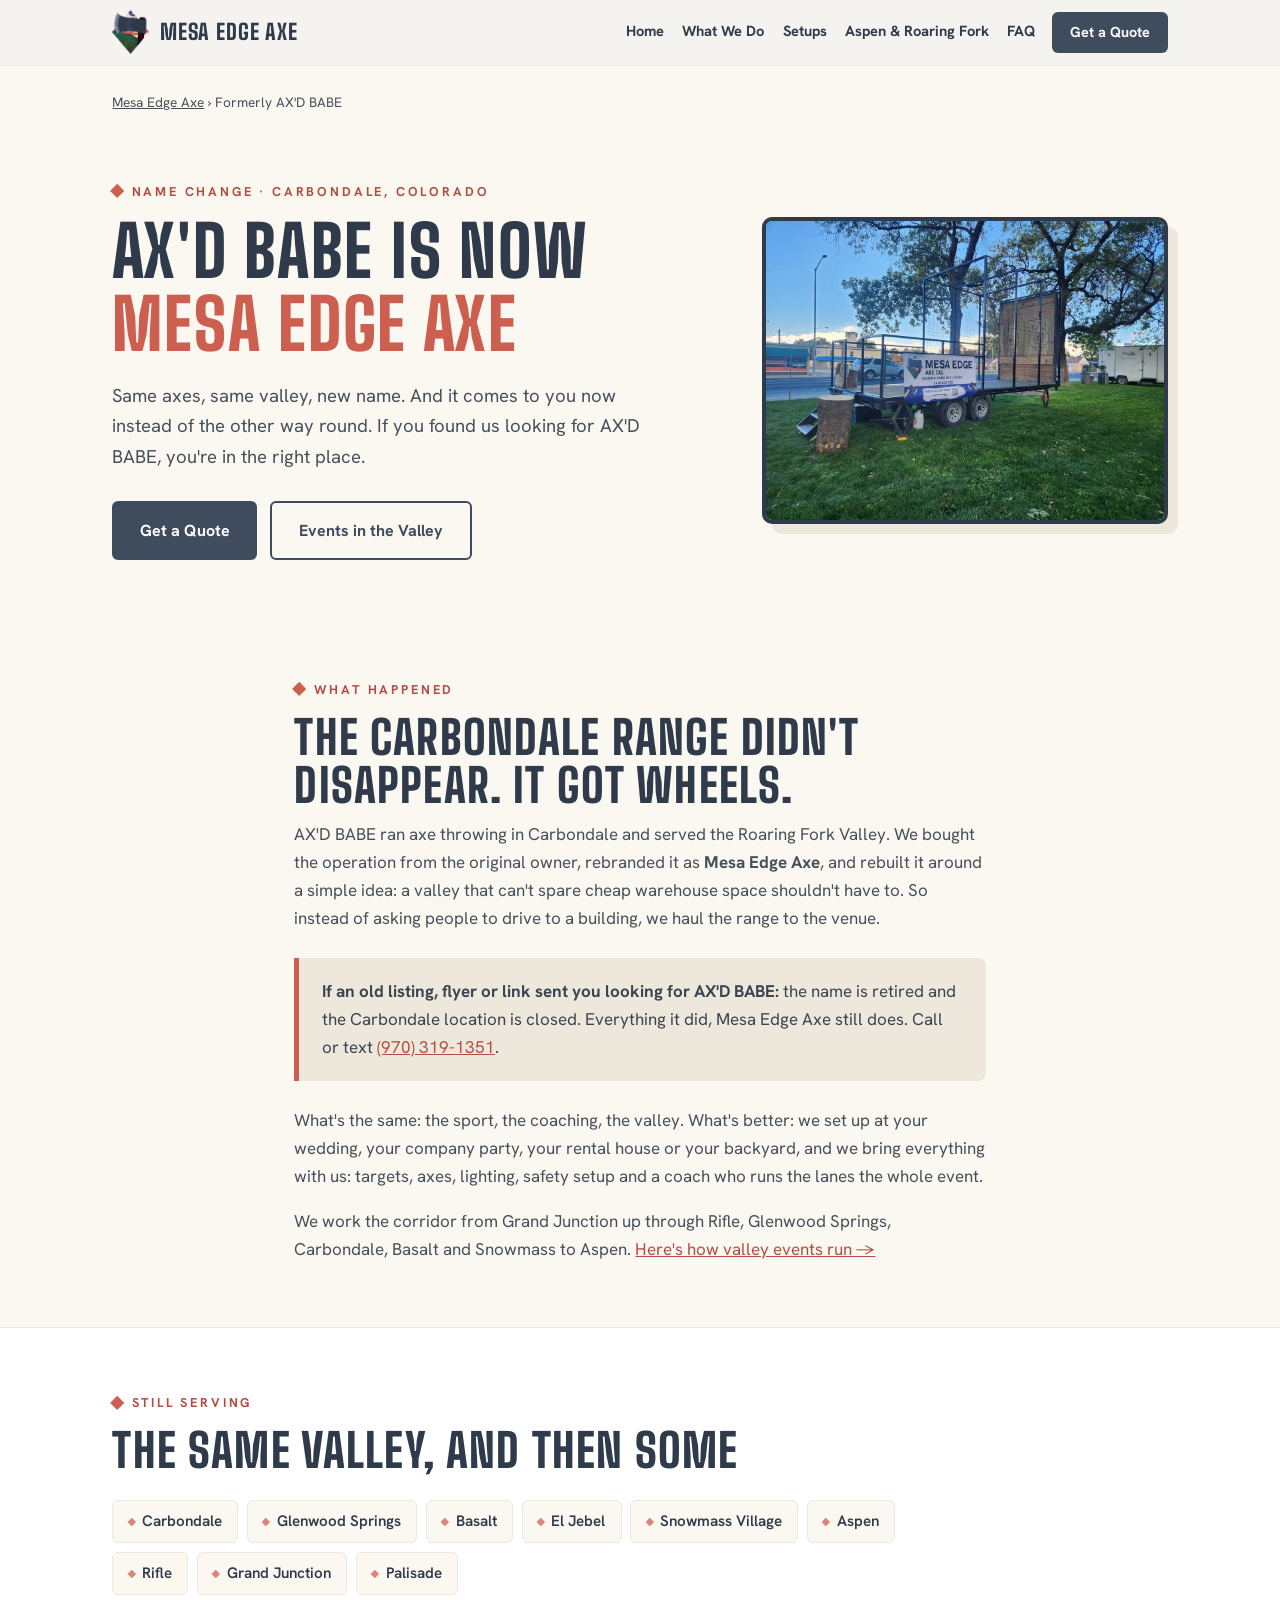
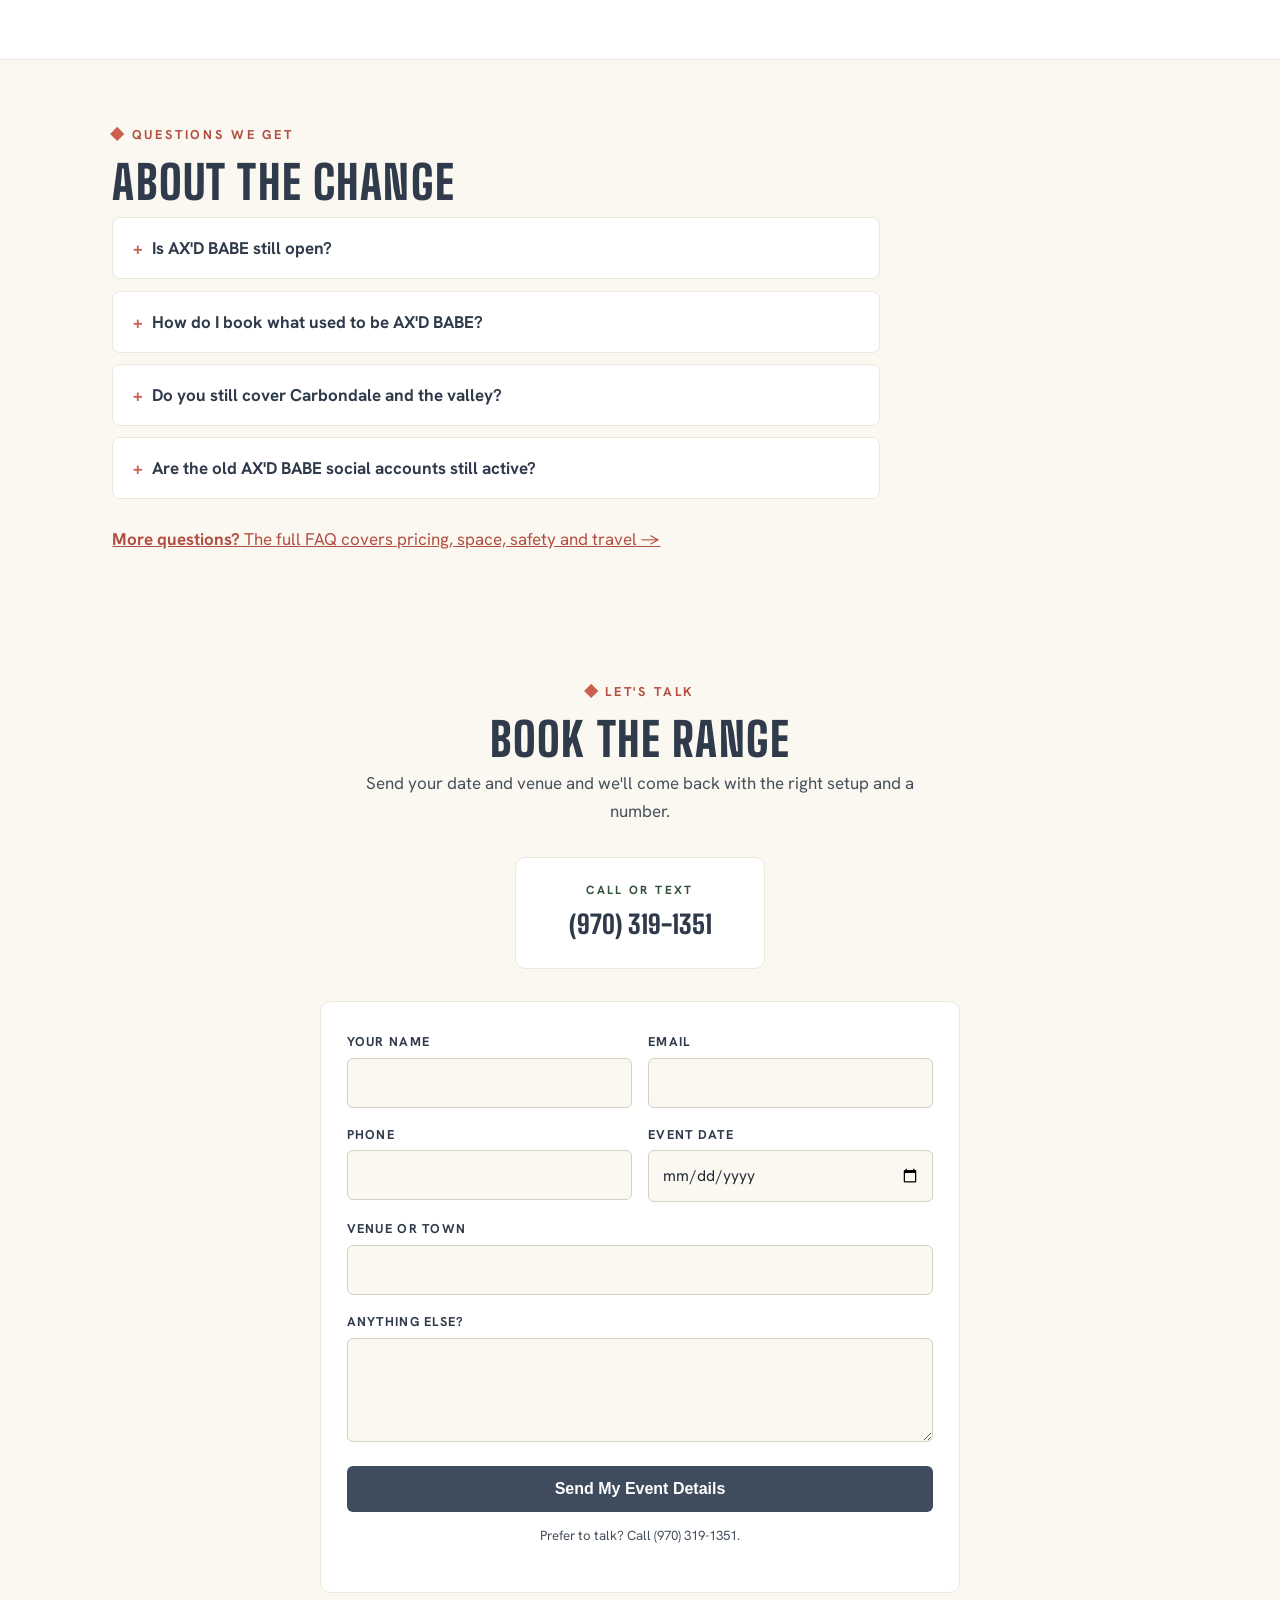
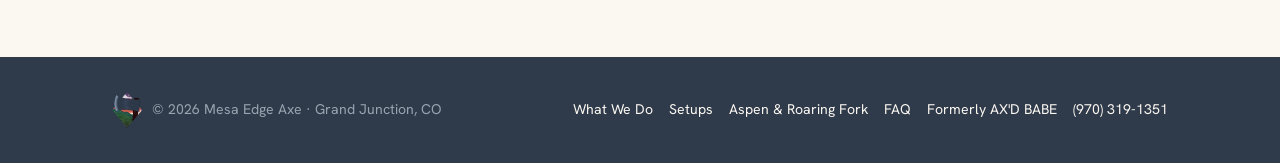
<file: axd-babe/index.html>
<!DOCTYPE html>
<html lang="en">
<head>
<meta charset="UTF-8">
<meta name="viewport" content="width=device-width, initial-scale=1.0">
<title>AX'D BABE is now Mesa Edge Axe | Carbondale &amp; Roaring Fork Valley Axe Throwing</title>
<meta name="description" content="AX'D BABE, the Carbondale axe throwing range, is now Mesa Edge Axe, a fully mobile range serving Aspen, Snowmass, Carbondale, Glenwood Springs and western Colorado.">
<link rel="canonical" href="https://www.mesaedgeaxethrowing.com/axd-babe/">
<meta name="robots" content="index,follow,max-image-preview:large">
<meta property="og:title" content="AX'D BABE is now Mesa Edge Axe">
<meta property="og:description" content="The Carbondale axe throwing range formerly known as AX'D BABE is now Mesa Edge Axe, and it comes to you.">
<meta property="og:type" content="website">
<meta property="og:url" content="https://www.mesaedgeaxethrowing.com/axd-babe/">
<meta property="og:image" content="https://www.mesaedgeaxethrowing.com/assets/mesa-edge-trailer-branded.jpg">
<meta name="twitter:card" content="summary_large_image">
<link rel="icon" type="image/png" href="/assets/mesa-edge-axe-logo.png">
<link rel="preconnect" href="https://fonts.googleapis.com">
<link rel="preconnect" href="https://fonts.gstatic.com" crossorigin>
<link href="https://fonts.googleapis.com/css2?family=Big+Shoulders:opsz,wght@10..72,600;10..72,800&family=Hanken+Grotesk:wght@400;500;600;700&display=swap" rel="stylesheet">
<link rel="stylesheet" href="/assets/style.css">
<script type="application/ld+json">
{
  "@context": "https://schema.org",
  "@graph": [
    {
      "@type": [
        "LocalBusiness",
        "EntertainmentBusiness"
      ],
      "@id": "https://www.mesaedgeaxethrowing.com/#business",
      "name": "Mesa Edge Axe",
      "alternateName": [
        "AX'D BABE",
        "AXD BABE",
        "Axd Babe Axe Throwing"
      ],
      "url": "https://www.mesaedgeaxethrowing.com/",
      "telephone": "+1-970-319-1351",
      "description": "Mesa Edge Axe is the mobile axe throwing range that took over and rebranded the Carbondale operation formerly known as AX'D BABE.",
      "address": {
        "@type": "PostalAddress",
        "addressLocality": "Grand Junction",
        "addressRegion": "CO",
        "addressCountry": "US"
      }
    },
    {
      "@type": "BreadcrumbList",
      "itemListElement": [
        {
          "@type": "ListItem",
          "position": 1,
          "name": "Mesa Edge Axe",
          "item": "https://www.mesaedgeaxethrowing.com/"
        },
        {
          "@type": "ListItem",
          "position": 2,
          "name": "Formerly AX'D BABE",
          "item": "https://www.mesaedgeaxethrowing.com/axd-babe/"
        }
      ]
    }
  ]
}
</script>
</head>
<body>

<nav>
  <div class="nav-inner">
    <a class="brand" href="/" aria-label="Mesa Edge Axe home">
      <img src="/assets/mesa-edge-axe-logo.png" alt="Mesa Edge Axe logo" width="346" height="420">
      <span>MESA EDGE AXE</span>
    </a>
    <a class="btn btn-sunset nav-cta" href="/quote/">Get a Quote</a>
    <div class="nav-links">
      <a class="nav-link" href="/">Home</a>
      <a class="nav-link" href="/events/">What We Do</a>
      <a class="nav-link" href="/setups/">Setups</a>
      <a class="nav-link" href="/aspen/">Aspen &amp; Roaring Fork</a>
      <a class="nav-link" href="/faq/">FAQ</a>
    </div>
  </div>
</nav>

<div class="wrap crumbs"><a href="/">Mesa Edge Axe</a> › Formerly AX'D BABE</div>

<header class="hero" id="top">
  <div class="wrap hero-grid">
    <div>
      <span class="eyebrow">Name Change · Carbondale, Colorado</span>
      <h1>AX'D BABE is now <span class="accent">Mesa Edge Axe</span></h1>
      <p class="lede">Same axes, same valley, new name. And it comes to you now instead of the other way round. If you found us looking for AX'D BABE, you're in the right place.</p>
      <div class="hero-ctas">
        <a class="btn btn-sunset" href="#contact">Get a Quote</a>
        <a class="btn btn-line" href="/aspen/">Events in the Valley</a>
      </div>
    </div>
    <div class="hero-logo">
      <img class="hero-photo" src="/assets/mesa-edge-trailer-branded.jpg" alt="The Mesa Edge Axe branded mobile axe throwing trailer" width="1200" height="900" fetchpriority="high">
    </div>
  </div>
</header>

<section>
  <div class="wrap prose" style="max-width:46rem">
    <span class="eyebrow">What Happened</span>
    <h2>The Carbondale range didn't disappear. It got wheels.</h2>
    <p>AX'D BABE ran axe throwing in Carbondale and served the Roaring Fork Valley. We bought the operation from the original owner, rebranded it as <strong>Mesa Edge Axe</strong>, and rebuilt it around a simple idea: a valley that can't spare cheap warehouse space shouldn't have to. So instead of asking people to drive to a building, we haul the range to the venue.</p>
    <div class="notice">
      <p><strong>If an old listing, flyer or link sent you looking for AX'D BABE:</strong> the name is retired and the Carbondale location is closed. Everything it did, Mesa Edge Axe still does. Call or text <a href="tel:+19703191351">(970) 319-1351</a>.</p>
    </div>
    <p>What's the same: the sport, the coaching, the valley. What's better: we set up at your wedding, your company party, your rental house or your backyard, and we bring everything with us: targets, axes, lighting, safety setup and a coach who runs the lanes the whole event.</p>
    <p>We work the corridor from Grand Junction up through Rifle, Glenwood Springs, Carbondale, Basalt and Snowmass to Aspen. <a href="/aspen/">Here's how valley events run →</a></p>
  </div>
</section>

<section class="areas">
  <div class="wrap">
    <span class="eyebrow">Still Serving</span>
    <h2>The same valley, and then some</h2>
    <div class="town-grid">
      <div class="town">Carbondale</div>
      <div class="town">Glenwood Springs</div>
      <div class="town">Basalt</div>
      <div class="town">El Jebel</div>
      <div class="town">Snowmass Village</div>
      <div class="town">Aspen</div>
      <div class="town">Rifle</div>
      <div class="town">Grand Junction</div>
      <div class="town">Palisade</div>
    </div>
  </div>
</section>

<section id="faq">
  <div class="wrap">
    <span class="eyebrow">Questions We Get</span>
    <h2>About the change</h2>
    <div class="faq">
      <details><summary>Is AX'D BABE still open?</summary><p>The name is retired and the Carbondale location is closed. The operation lives on as Mesa Edge Axe, now fully mobile, so instead of a room you drive to, it is a range that shows up at your event.</p></details>
      <details><summary>How do I book what used to be AX'D BABE?</summary><p>Call or text (970) 319-1351, or <a href='/quote/'>send your date and venue</a>. You will be talking to the owner, not a booking system.</p></details>
      <details><summary>Do you still cover Carbondale and the valley?</summary><p>Yes. Carbondale, Glenwood Springs, Basalt, Snowmass and Aspen are core territory, plus Grand Junction and the rest of western Colorado.</p></details>
      <details><summary>Are the old AX'D BABE social accounts still active?</summary><p>They are being wound down as the rebrand finishes. The current, accurate place for everything is this website and the phone number above.</p></details>
    </div>
    <p style="margin-top:1.6rem"><a href="/faq/"><strong>More questions?</strong> The full FAQ covers pricing, space, safety and travel &rarr;</a></p>
  </div>
</section>

<section class="contact" id="contact">
  <div class="wrap">
    <span class="eyebrow" style="justify-content:center">Let's Talk</span>
    <h2>Book the range</h2>
    <p class="sub">Send your date and venue and we'll come back with the right setup and a number.</p>
    <div class="contact-cards">
      <a class="ccard" href="tel:+19703191351">
        <div class="label">Call or Text</div>
        <div class="value">(970) 319-1351</div>
      </a>
    </div>
    <form class="quote-form" action="https://formspree.io/f/xljepaey" method="POST">
      <div class="row">
        <div class="field"><label for="name">Your name</label><input id="name" type="text" name="name" autocomplete="name" required></div>
        <div class="field"><label for="email">Email</label><input id="email" type="email" name="email" autocomplete="email" required></div>
      </div>
      <div class="row">
        <div class="field"><label for="phone">Phone</label><input id="phone" type="tel" name="phone" autocomplete="tel"></div>
        <div class="field"><label for="date">Event date</label><input id="date" type="date" name="event_date"></div>
      </div>
      <div class="field"><label for="location">Venue or town</label><input id="location" type="text" name="location"></div>
      <div class="field"><label for="message">Anything else?</label><textarea id="message" name="message"></textarea></div>
      <input class="hp" type="text" name="_gotcha" tabindex="-1" autocomplete="off" aria-hidden="true">
      <input type="hidden" name="_subject" value="Mesa Edge Axe: AX'D BABE page quote request">
      <input type="hidden" name="page" value="axd-babe">
      <button class="btn btn-sunset" type="submit">Send My Event Details</button>
      <p class="form-note">Prefer to talk? Call (970) 319-1351.</p>
      <p class="form-status" id="formStatus" role="status"></p>
    </form>
  </div>
</section>

<footer>
  <div class="foot-inner">
    <div class="foot-brand">
      <img src="/assets/mesa-edge-axe-logo.png" alt="" width="346" height="420">
      <span>&copy; 2026 Mesa Edge Axe &middot; Grand Junction, CO</span>
    </div>
    <div class="foot-links">
      <a href="/events/">What We Do</a>
      <a href="/setups/">Setups</a>
      <a href="/aspen/">Aspen &amp; Roaring Fork</a>
      <a href="/faq/">FAQ</a>
      <a href="/axd-babe/">Formerly AX'D BABE</a>
      <a href="tel:+19703191351">(970) 319-1351</a>
    </div>
  </div>
</footer>

<script>
(function(){
  var f=document.querySelector('.quote-form'); if(!f) return;
  var s=document.getElementById('formStatus');
  f.addEventListener('submit', function(e){
    e.preventDefault();
    var btn=f.querySelector('button[type=submit]');
    btn.disabled=true; s.textContent='Sending\u2026'; s.style.color='#46505B';
    fetch(f.action,{method:'POST',body:new FormData(f),headers:{'Accept':'application/json'}})
      .then(function(r){
        if(r.ok){ f.reset(); s.textContent='Got it. We\u2019ll be in touch shortly.'; s.style.color='#2F4F38'; }
        else { s.textContent='Something went wrong. Please call (970) 319-1351.'; s.style.color='#B24E41'; }
      })
      .catch(function(){ s.textContent='Something went wrong. Please call (970) 319-1351.'; s.style.color='#B24E41'; })
      .finally(function(){ btn.disabled=false; });
  });
})();
</script>

<script defer src='https://static.cloudflareinsights.com/beacon.min.js' data-cf-beacon='{"token": "aab5e27c30af4177be050d6101fcc87a"}'></script>

</body>
</html>
</file>
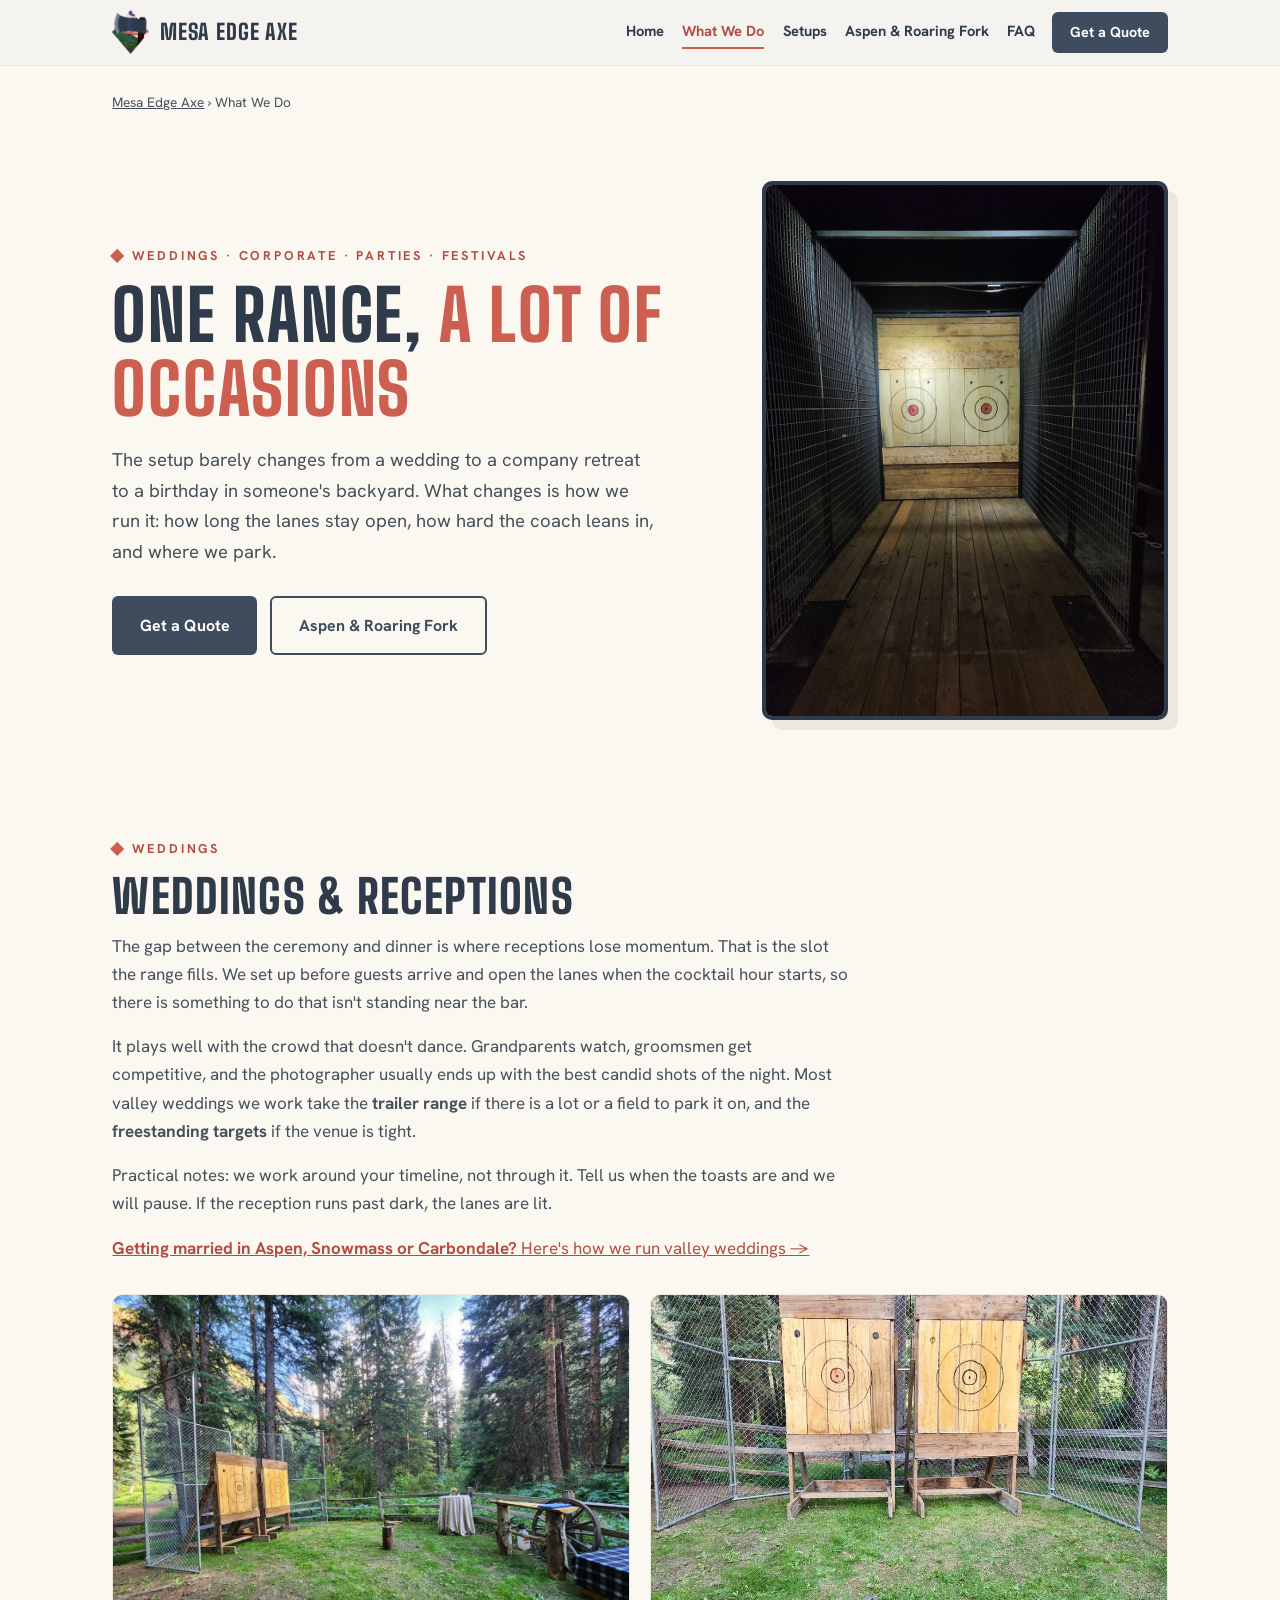
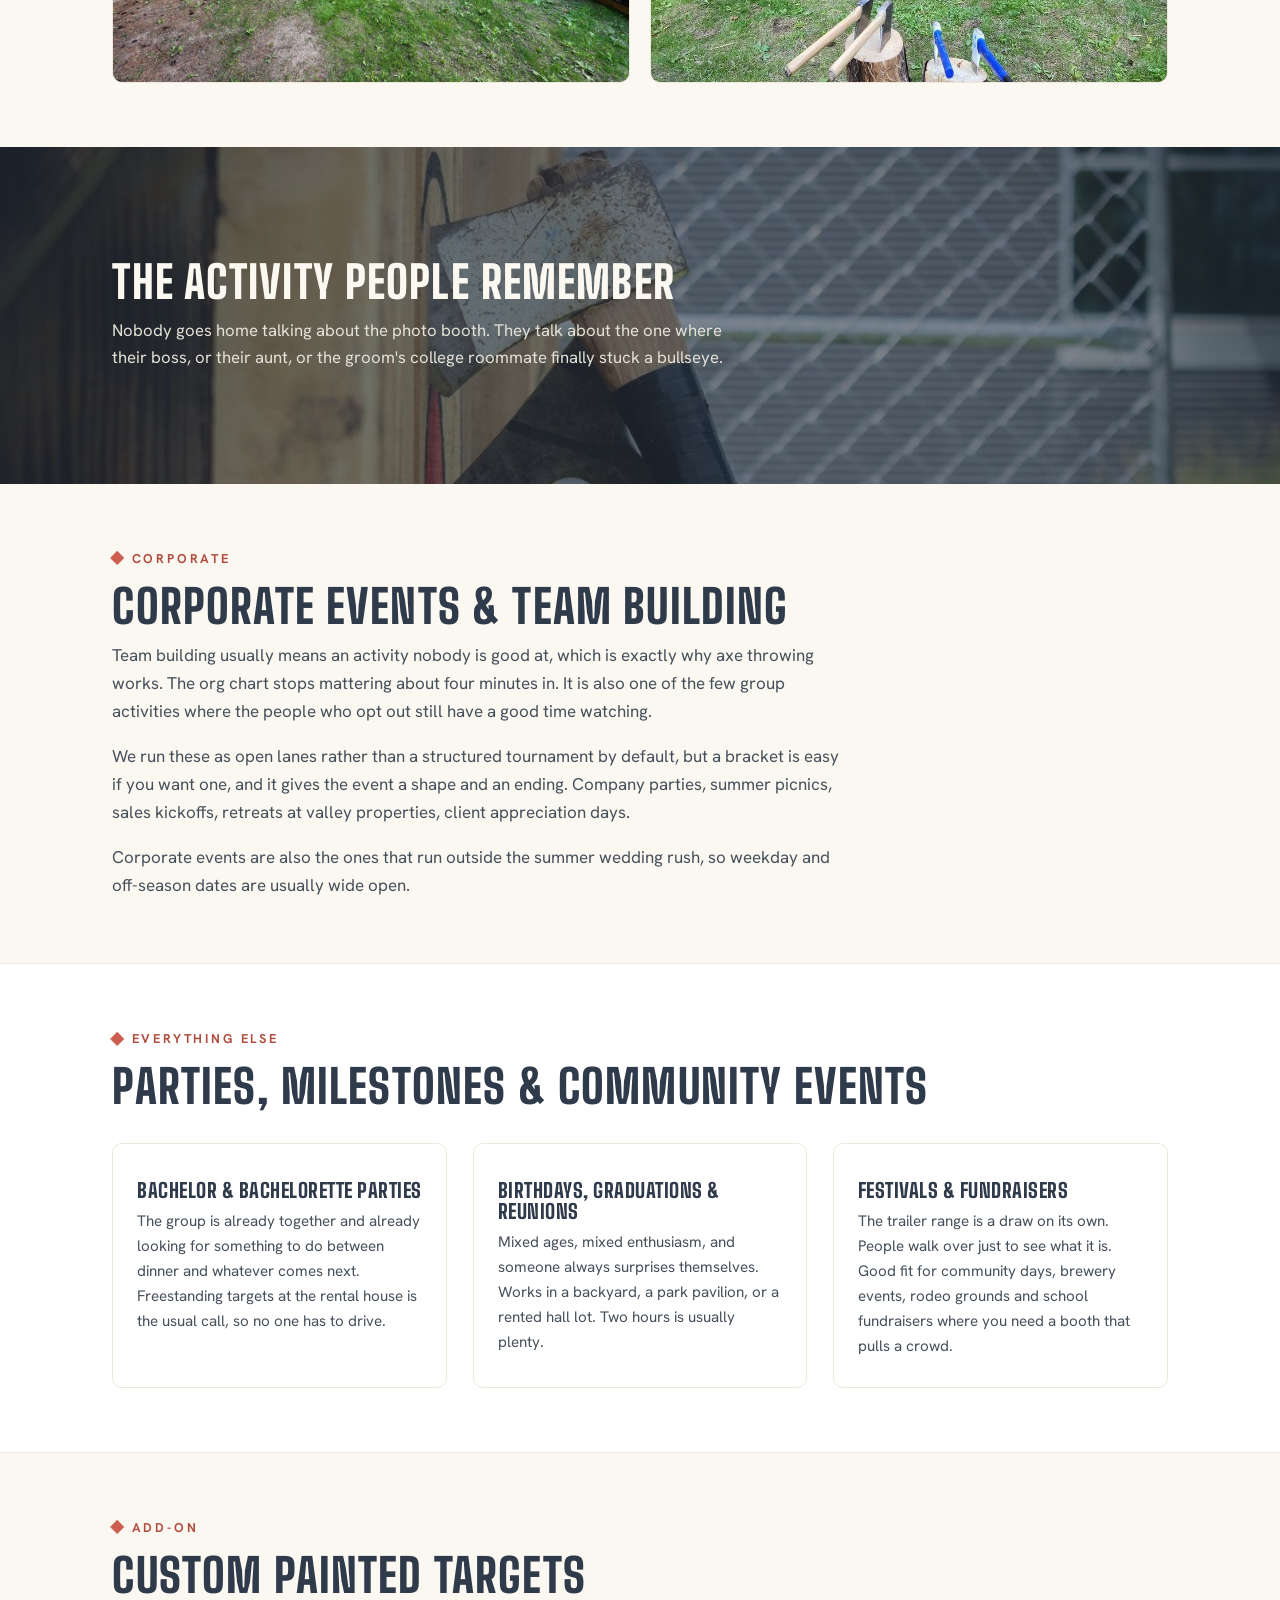
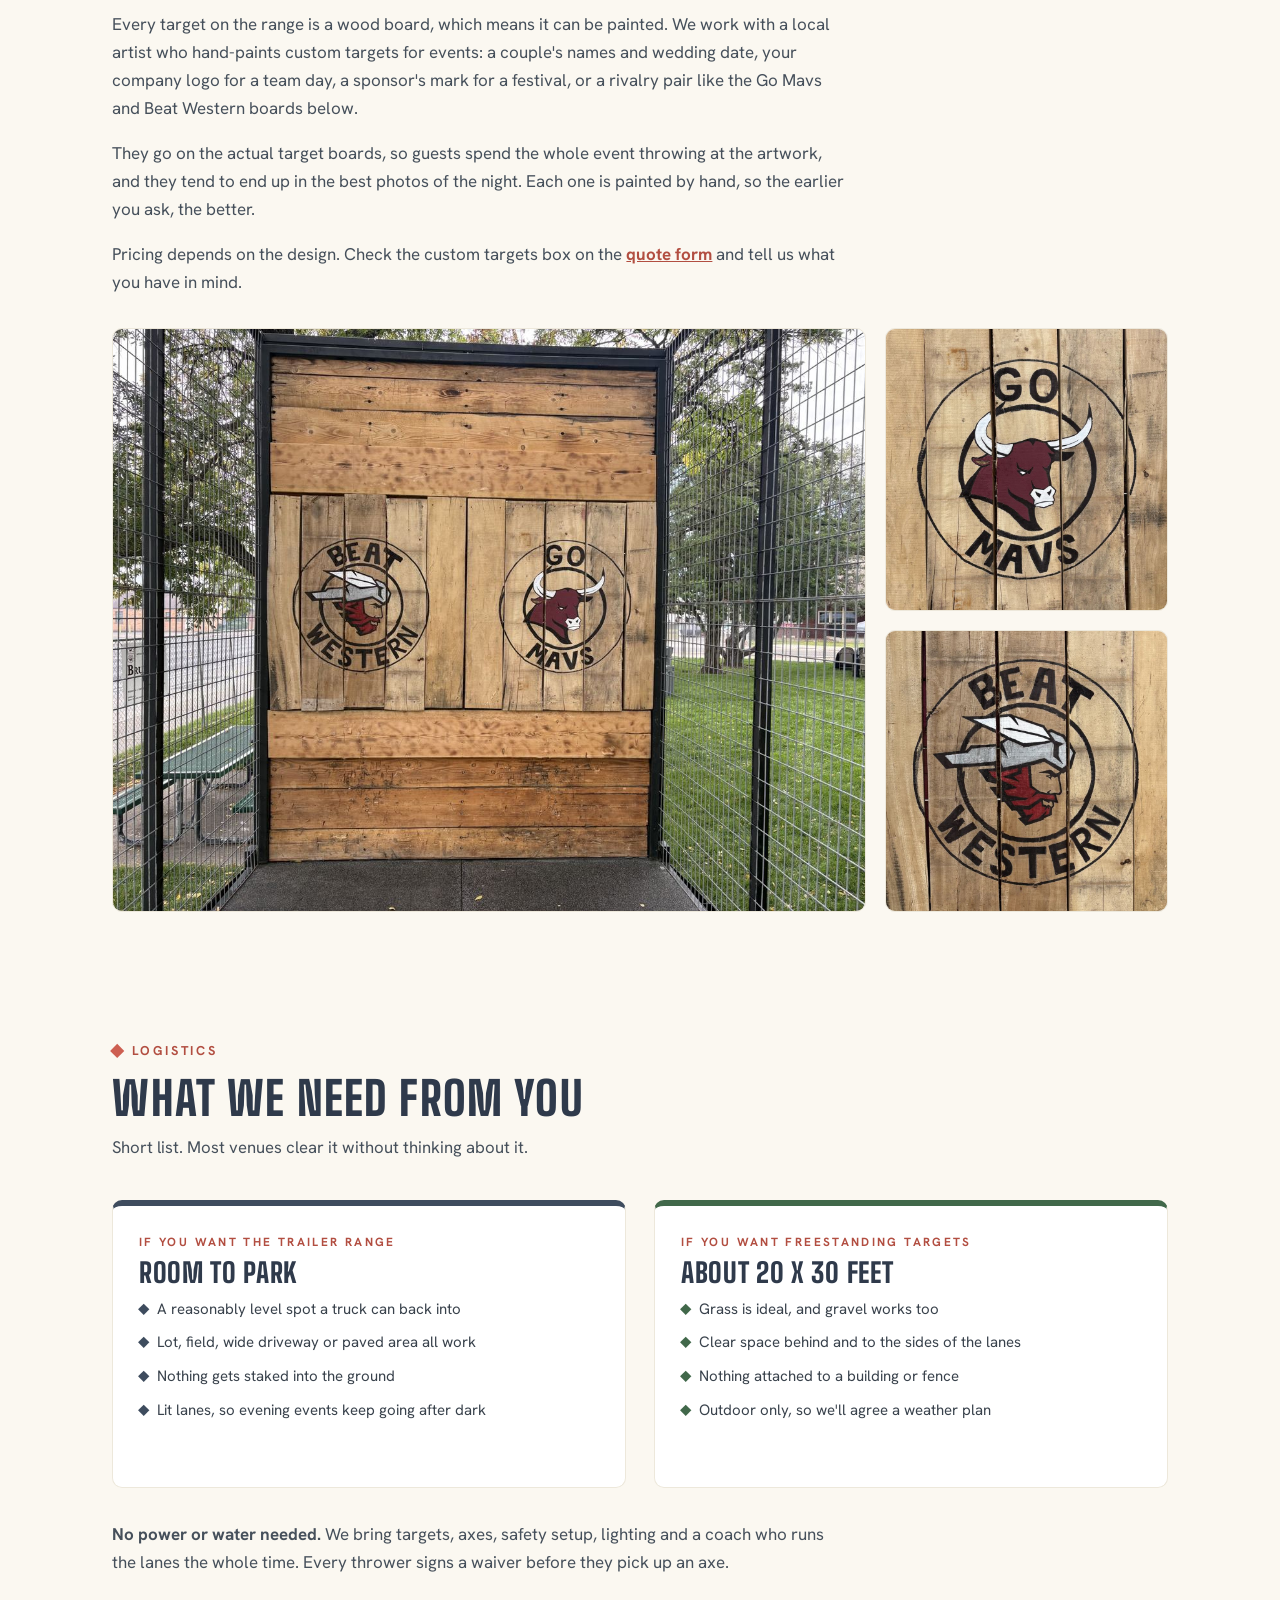
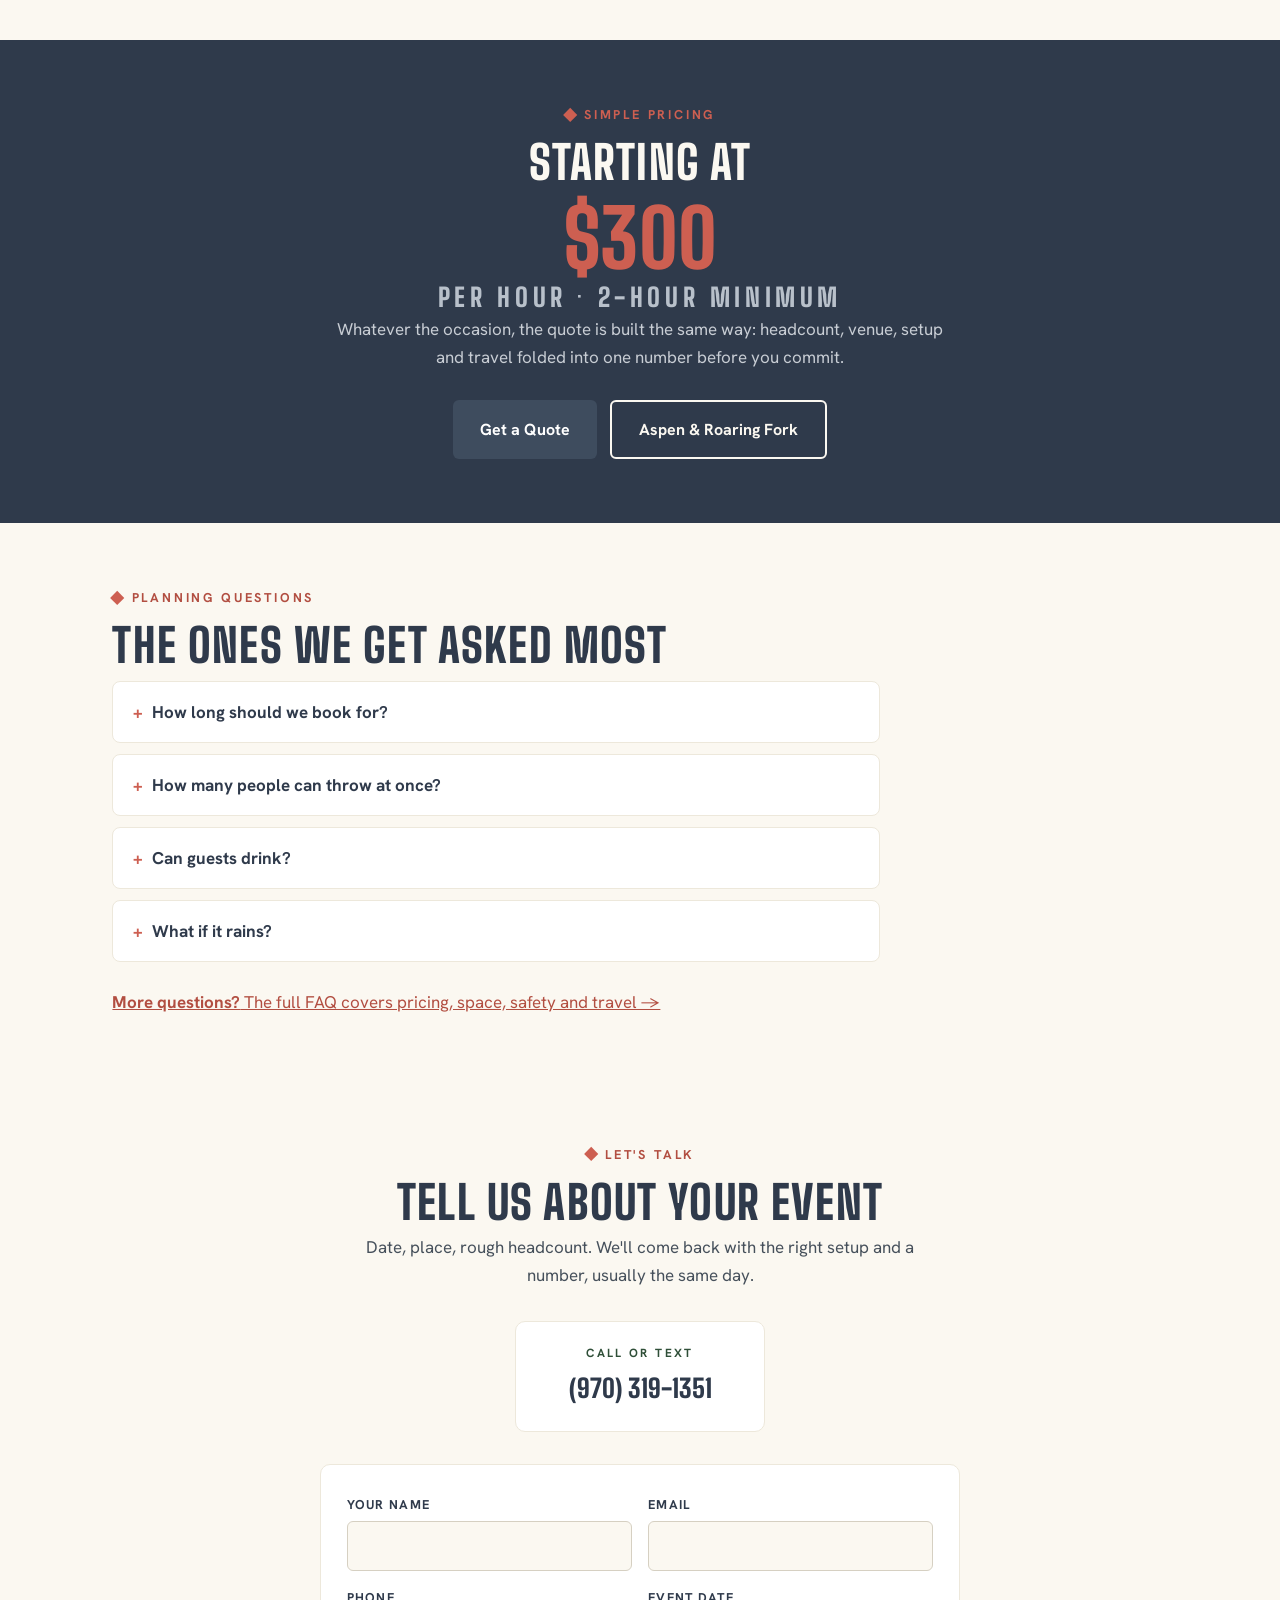
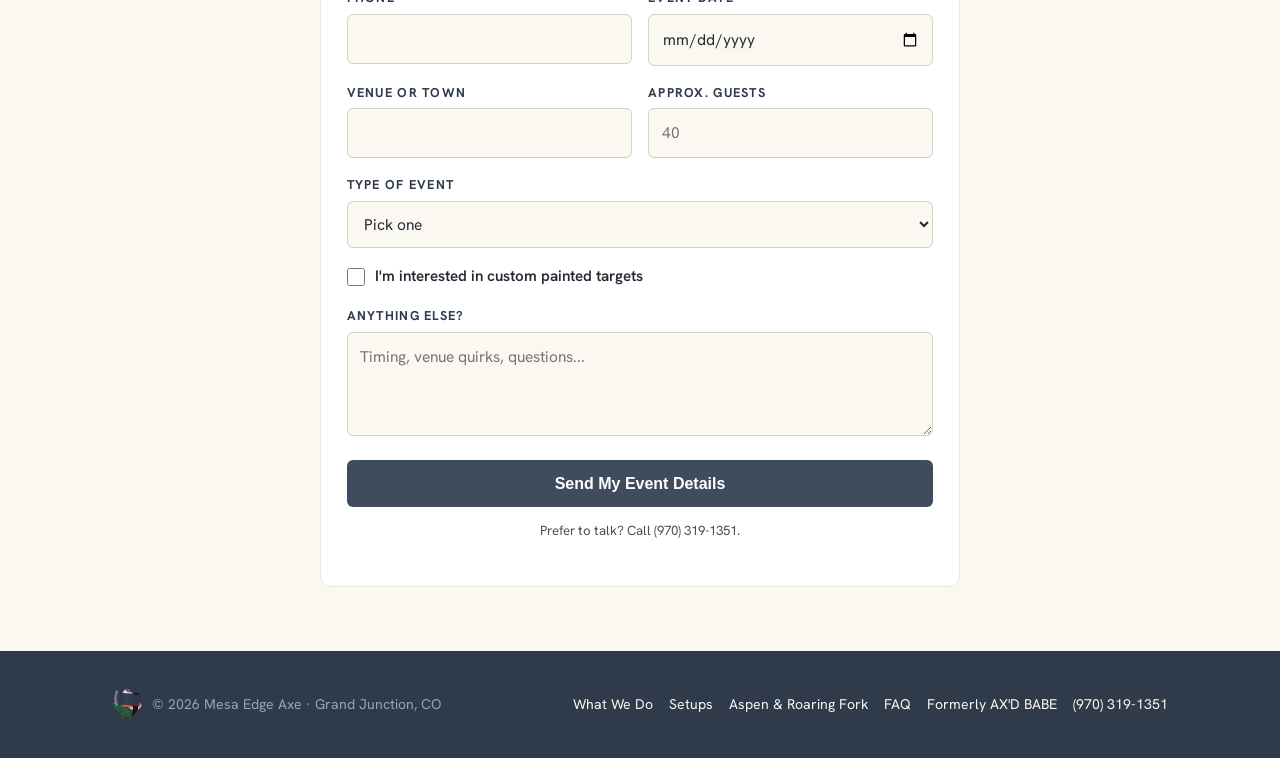
<file: events/index.html>
<!DOCTYPE html>
<html lang="en">
<head>
<meta charset="UTF-8">
<meta name="viewport" content="width=device-width, initial-scale=1.0">
<title>What We Do | Weddings, Corporate Events &amp; Parties | Mesa Edge Axe</title>
<meta name="description" content="Mobile axe throwing for weddings, corporate events and team building, bachelor and bachelorette parties, birthdays, reunions and festivals across Aspen, the Roaring Fork Valley and western Colorado.">
<link rel="canonical" href="https://www.mesaedgeaxethrowing.com/events/">
<meta name="robots" content="index,follow,max-image-preview:large">
<meta property="og:title" content="What We Do | Mesa Edge Axe">
<meta property="og:description" content="Weddings, corporate events, bachelor and bachelorette parties, birthdays and festivals. We bring the axe range to your venue.">
<meta property="og:type" content="website">
<meta property="og:url" content="https://www.mesaedgeaxethrowing.com/events/">
<meta property="og:image" content="https://www.mesaedgeaxethrowing.com/assets/aspen-wedding-axe-throwing.jpg">
<meta name="twitter:card" content="summary_large_image">
<link rel="icon" type="image/png" href="/assets/mesa-edge-axe-logo.png">
<link rel="preconnect" href="https://fonts.googleapis.com">
<link rel="preconnect" href="https://fonts.gstatic.com" crossorigin>
<link href="https://fonts.googleapis.com/css2?family=Big+Shoulders:opsz,wght@10..72,600;10..72,800&family=Hanken+Grotesk:wght@400;500;600;700&display=swap" rel="stylesheet">
<link rel="stylesheet" href="/assets/style.css">
<script type="application/ld+json">
{
  "@context": "https://schema.org",
  "@graph": [
    {
      "@type": "Service",
      "name": "Mobile axe throwing for events",
      "serviceType": "Mobile axe throwing entertainment",
      "url": "https://www.mesaedgeaxethrowing.com/events/",
      "description": "Mobile axe throwing for weddings, corporate events and team building, bachelor and bachelorette parties, birthdays, reunions, festivals and fundraisers across western Colorado and the Roaring Fork Valley.",
      "provider": {
        "@type": [
          "LocalBusiness",
          "EntertainmentBusiness"
        ],
        "@id": "https://www.mesaedgeaxethrowing.com/#business",
        "name": "Mesa Edge Axe",
        "telephone": "+1-970-319-1351",
        "url": "https://www.mesaedgeaxethrowing.com/",
        "address": {
          "@type": "PostalAddress",
          "addressLocality": "Grand Junction",
          "addressRegion": "CO",
          "addressCountry": "US"
        }
      },
      "hasOfferCatalog": {
        "@type": "OfferCatalog",
        "name": "Event types",
        "itemListElement": [
          {
            "@type": "Offer",
            "itemOffered": {
              "@type": "Service",
              "name": "Wedding and reception axe throwing"
            }
          },
          {
            "@type": "Offer",
            "itemOffered": {
              "@type": "Service",
              "name": "Corporate events and team building"
            }
          },
          {
            "@type": "Offer",
            "itemOffered": {
              "@type": "Service",
              "name": "Bachelor and bachelorette party axe throwing"
            }
          },
          {
            "@type": "Offer",
            "itemOffered": {
              "@type": "Service",
              "name": "Birthdays, graduations and family reunions"
            }
          },
          {
            "@type": "Offer",
            "itemOffered": {
              "@type": "Service",
              "name": "Festivals, fundraisers and community events"
            }
          }
        ]
      }
    },
    {
      "@type": "BreadcrumbList",
      "itemListElement": [
        {
          "@type": "ListItem",
          "position": 1,
          "name": "Mesa Edge Axe",
          "item": "https://www.mesaedgeaxethrowing.com/"
        },
        {
          "@type": "ListItem",
          "position": 2,
          "name": "What We Do",
          "item": "https://www.mesaedgeaxethrowing.com/events/"
        }
      ]
    }
  ]
}
</script>
</head>
<body>

<nav>
  <div class="nav-inner">
    <a class="brand" href="/" aria-label="Mesa Edge Axe home">
      <img src="/assets/mesa-edge-axe-logo.png" alt="Mesa Edge Axe logo" width="346" height="420">
      <span>MESA EDGE AXE</span>
    </a>
    <a class="btn btn-sunset nav-cta" href="/quote/">Get a Quote</a>
    <div class="nav-links">
      <a class="nav-link" href="/">Home</a>
      <a class="nav-link" href="/events/" aria-current="page">What We Do</a>
      <a class="nav-link" href="/setups/">Setups</a>
      <a class="nav-link" href="/aspen/">Aspen &amp; Roaring Fork</a>
      <a class="nav-link" href="/faq/">FAQ</a>
    </div>
  </div>
</nav>

<div class="wrap crumbs"><a href="/">Mesa Edge Axe</a> › What We Do</div>

<header class="hero" id="top">
  <div class="wrap hero-grid">
    <div>
      <span class="eyebrow">Weddings · Corporate · Parties · Festivals</span>
      <h1>One range, <span class="accent">a lot of occasions</span></h1>
      <p class="lede">The setup barely changes from a wedding to a company retreat to a birthday in someone's backyard. What changes is how we run it: how long the lanes stay open, how hard the coach leans in, and where we park.</p>
      <div class="hero-ctas">
        <a class="btn btn-sunset" href="#contact">Get a Quote</a>
        <a class="btn btn-line" href="/aspen/">Aspen &amp; Roaring Fork</a>
      </div>
    </div>
    <div class="hero-logo">
      <img class="hero-photo" src="/assets/mesa-edge-lanes-evening.jpg" alt="Mesa Edge axe throwing lanes lit up for an evening event" width="900" height="1200" fetchpriority="high">
    </div>
  </div>
</header>

<section>
  <div class="wrap">
    <span class="eyebrow">Weddings</span>
    <h2>Weddings &amp; receptions</h2>
    <div class="prose" style="max-width:46rem">
      <p>The gap between the ceremony and dinner is where receptions lose momentum. That is the slot the range fills. We set up before guests arrive and open the lanes when the cocktail hour starts, so there is something to do that isn't standing near the bar.</p>
      <p>It plays well with the crowd that doesn't dance. Grandparents watch, groomsmen get competitive, and the photographer usually ends up with the best candid shots of the night. Most valley weddings we work take the <strong>trailer range</strong> if there is a lot or a field to park it on, and the <strong>freestanding targets</strong> if the venue is tight.</p>
      <p>Practical notes: we work around your timeline, not through it. Tell us when the toasts are and we will pause. If the reception runs past dark, the lanes are lit.</p>
      <p><a href="/aspen/"><strong>Getting married in Aspen, Snowmass or Carbondale?</strong> Here's how we run valley weddings →</a></p>
    </div>
    <div class="gallery">
      <img src="/assets/aspen-wedding-axe-throwing.jpg" alt="Mesa Edge mobile axe throwing set up for an Aspen wedding" width="1200" height="900" loading="lazy">
      <img src="/assets/aspen-wedding-axe-throwing-targets.jpg" alt="Axe throwing targets on the lawn at an Aspen wedding venue" width="900" height="1200" loading="lazy">
    </div>
  </div>
</section>

<div class="band" role="img" aria-label="Two throwing axes buried in a Mesa Edge wooden target" style="background-image:url('/assets/mesa-edge-axe-target-axes.jpg')">
  <div class="wrap">
    <h2>The activity people remember</h2>
    <p>Nobody goes home talking about the photo booth. They talk about the one where their boss, or their aunt, or the groom's college roommate finally stuck a bullseye.</p>
  </div>
</div>

<section>
  <div class="wrap">
    <span class="eyebrow">Corporate</span>
    <h2>Corporate events &amp; team building</h2>
    <div class="prose" style="max-width:46rem">
      <p>Team building usually means an activity nobody is good at, which is exactly why axe throwing works. The org chart stops mattering about four minutes in. It is also one of the few group activities where the people who opt out still have a good time watching.</p>
      <p>We run these as open lanes rather than a structured tournament by default, but a bracket is easy if you want one, and it gives the event a shape and an ending. Company parties, summer picnics, sales kickoffs, retreats at valley properties, client appreciation days.</p>
      <p>Corporate events are also the ones that run outside the summer wedding rush, so weekday and off-season dates are usually wide open.</p>
    </div>
  </div>
</section>

<section class="areas">
  <div class="wrap">
    <span class="eyebrow">Everything Else</span>
    <h2>Parties, milestones &amp; community events</h2>
    <div class="steps" style="margin-top:2rem">
      <div class="step">
        <h3>Bachelor &amp; bachelorette parties</h3>
        <p>The group is already together and already looking for something to do between dinner and whatever comes next. Freestanding targets at the rental house is the usual call, so no one has to drive.</p>
      </div>
      <div class="step">
        <h3>Birthdays, graduations &amp; reunions</h3>
        <p>Mixed ages, mixed enthusiasm, and someone always surprises themselves. Works in a backyard, a park pavilion, or a rented hall lot. Two hours is usually plenty.</p>
      </div>
      <div class="step">
        <h3>Festivals &amp; fundraisers</h3>
        <p>The trailer range is a draw on its own. People walk over just to see what it is. Good fit for community days, brewery events, rodeo grounds and school fundraisers where you need a booth that pulls a crowd.</p>
      </div>
    </div>
  </div>
</section>

<section id="custom-targets">
  <div class="wrap">
    <span class="eyebrow">Add-On</span>
    <h2>Custom painted targets</h2>
    <div class="prose" style="max-width:46rem">
      <p>Every target on the range is a wood board, which means it can be painted. We work with a local artist who hand-paints custom targets for events: a couple's names and wedding date, your company logo for a team day, a sponsor's mark for a festival, or a rivalry pair like the Go Mavs and Beat Western boards below.</p>
      <p>They go on the actual target boards, so guests spend the whole event throwing at the artwork, and they tend to end up in the best photos of the night. Each one is painted by hand, so the earlier you ask, the better.</p>
      <p>Pricing depends on the design. Check the custom targets box on the <a href="/quote/"><strong>quote form</strong></a> and tell us what you have in mind.</p>
    </div>
    <div class="art-gallery">
      <img class="main" src="/assets/custom-painted-axe-targets.jpg" alt="Two hand-painted custom axe throwing targets, Beat Western and Go Mavs, side by side inside the Mesa Edge caged range" width="1200" height="900" loading="lazy">
      <img class="side" src="/assets/custom-painted-target-go-mavs.jpg" alt="Close-up of a hand-painted Go Mavs axe throwing target with a maroon bull" width="900" height="900" loading="lazy">
      <img class="side" src="/assets/custom-painted-target-beat-western.jpg" alt="Close-up of a hand-painted Beat Western axe throwing target" width="900" height="900" loading="lazy">
    </div>
  </div>
</section>


<section>
  <div class="wrap">
    <span class="eyebrow">Logistics</span>
    <h2>What we need from you</h2>
    <p class="section-intro">Short list. Most venues clear it without thinking about it.</p>
    <div class="setup-grid">
      <div class="setup trailer">
        <div class="body">
          <span class="kicker">If you want the trailer range</span>
          <h3>Room to park</h3>
          <ul class="specs">
            <li>A reasonably level spot a truck can back into</li>
            <li>Lot, field, wide driveway or paved area all work</li>
            <li>Nothing gets staked into the ground</li>
            <li>Lit lanes, so evening events keep going after dark</li>
          </ul>
        </div>
      </div>
      <div class="setup mobile">
        <div class="body">
          <span class="kicker">If you want freestanding targets</span>
          <h3>About 20 x 30 feet</h3>
          <ul class="specs">
            <li>Grass is ideal, and gravel works too</li>
            <li>Clear space behind and to the sides of the lanes</li>
            <li>Nothing attached to a building or fence</li>
            <li>Outdoor only, so we'll agree a weather plan</li>
          </ul>
        </div>
      </div>
    </div>
    <div class="prose" style="max-width:46rem;margin-top:2rem">
      <p><strong>No power or water needed.</strong> We bring targets, axes, safety setup, lighting and a coach who runs the lanes the whole time. Every thrower signs a waiver before they pick up an axe.</p>
    </div>
  </div>
</section>

<section class="pricing">
  <div class="wrap">
    <span class="eyebrow">Simple Pricing</span>
    <h2>Starting At</h2>
    <p class="rate">$300<small>PER HOUR · 2-HOUR MINIMUM</small></p>
    <p>Whatever the occasion, the quote is built the same way: headcount, venue, setup and travel folded into one number before you commit.</p>
    <div class="hero-ctas">
      <a class="btn btn-sunset" href="#contact">Get a Quote</a>
      <a class="btn btn-line" style="border-color:var(--cloud);color:var(--cloud)" href="/aspen/">Aspen &amp; Roaring Fork</a>
    </div>
  </div>
</section>

<section id="faq">
  <div class="wrap">
    <span class="eyebrow">Planning Questions</span>
    <h2>The ones we get asked most</h2>
    <div class="faq">
      <details><summary>How long should we book for?</summary><p>Two hours is the minimum and covers groups up to about 30. Past that, three to four hours keeps the line moving.</p></details>
      <details><summary>How many people can throw at once?</summary><p>Guests rotate through in small groups with a coach. Everyone else watches from close up, which is most of the fun.</p></details>
      <details><summary>Can guests drink?</summary><p>Alcohol is normal at the weddings and parties we work. The coach controls the lanes and will turn away anyone who should not be throwing.</p></details>
      <details><summary>What if it rains?</summary><p>Both setups are outdoor. If the forecast looks rough we talk it through ahead of time.</p></details>
    </div>
    <p style="margin-top:1.6rem"><a href="/faq/"><strong>More questions?</strong> The full FAQ covers pricing, space, safety and travel &rarr;</a></p>
  </div>
</section>

<section class="contact" id="contact">
  <div class="wrap">
    <span class="eyebrow" style="justify-content:center">Let's Talk</span>
    <h2>Tell us about your event</h2>
    <p class="sub">Date, place, rough headcount. We'll come back with the right setup and a number, usually the same day.</p>
    <div class="contact-cards">
      <a class="ccard" href="tel:+19703191351">
        <div class="label">Call or Text</div>
        <div class="value">(970) 319-1351</div>
      </a>
    </div>
    <form class="quote-form" action="https://formspree.io/f/xljepaey" method="POST">
      <div class="row">
        <div class="field"><label for="name">Your name</label><input id="name" type="text" name="name" autocomplete="name" required></div>
        <div class="field"><label for="email">Email</label><input id="email" type="email" name="email" autocomplete="email" required></div>
      </div>
      <div class="row">
        <div class="field"><label for="phone">Phone</label><input id="phone" type="tel" name="phone" autocomplete="tel"></div>
        <div class="field"><label for="date">Event date</label><input id="date" type="date" name="event_date"></div>
      </div>
      <div class="row">
        <div class="field"><label for="location">Venue or town</label><input id="location" type="text" name="location"></div>
        <div class="field"><label for="guests">Approx. guests</label><input id="guests" type="number" name="guest_count" min="1" placeholder="40"></div>
      </div>
      <div class="field">
        <label for="setup">Type of event</label>
        <select id="setup" name="event_type">
          <option value="Not sure yet">Pick one</option>
          <option value="Wedding or reception">Wedding or reception</option>
          <option value="Corporate or team building">Corporate or team building</option>
          <option value="Bachelor or bachelorette">Bachelor or bachelorette party</option>
          <option value="Birthday, graduation or reunion">Birthday, graduation or reunion</option>
          <option value="Festival or fundraiser">Festival or fundraiser</option>
          <option value="Something else">Something else</option>
        </select>
      </div>
      <div class="field"><label class="check"><input type="checkbox" name="custom_targets" value="Yes, interested in custom painted targets"> I'm interested in custom painted targets</label></div>
      <div class="field"><label for="message">Anything else?</label><textarea id="message" name="message" placeholder="Timing, venue quirks, questions..."></textarea></div>
      <input class="hp" type="text" name="_gotcha" tabindex="-1" autocomplete="off" aria-hidden="true">
      <input type="hidden" name="_subject" value="Mesa Edge Axe: events page quote request">
      <input type="hidden" name="page" value="events">
      <button class="btn btn-sunset" type="submit">Send My Event Details</button>
      <p class="form-note">Prefer to talk? Call (970) 319-1351.</p>
      <p class="form-status" id="formStatus" role="status"></p>
    </form>
  </div>
</section>

<footer>
  <div class="foot-inner">
    <div class="foot-brand">
      <img src="/assets/mesa-edge-axe-logo.png" alt="" width="346" height="420">
      <span>&copy; 2026 Mesa Edge Axe &middot; Grand Junction, CO</span>
    </div>
    <div class="foot-links">
      <a href="/events/">What We Do</a>
      <a href="/setups/">Setups</a>
      <a href="/aspen/">Aspen &amp; Roaring Fork</a>
      <a href="/faq/">FAQ</a>
      <a href="/axd-babe/">Formerly AX'D BABE</a>
      <a href="tel:+19703191351">(970) 319-1351</a>
    </div>
  </div>
</footer>

<script>
(function(){
  var f=document.querySelector('.quote-form'); if(!f) return;
  var s=document.getElementById('formStatus');
  f.addEventListener('submit', function(e){
    e.preventDefault();
    var btn=f.querySelector('button[type=submit]');
    btn.disabled=true; s.textContent='Sending…'; s.style.color='#46505B';
    fetch(f.action,{method:'POST',body:new FormData(f),headers:{'Accept':'application/json'}})
      .then(function(r){
        if(r.ok){ f.reset(); s.textContent='Got it. We’ll be in touch shortly.'; s.style.color='#2F4F38'; }
        else { s.textContent='Something went wrong. Please call (970) 319-1351.'; s.style.color='#B24E41'; }
      })
      .catch(function(){ s.textContent='Something went wrong. Please call (970) 319-1351.'; s.style.color='#B24E41'; })
      .finally(function(){ btn.disabled=false; });
  });
})();
</script>
<script defer src='https://static.cloudflareinsights.com/beacon.min.js' data-cf-beacon='{"token": "aab5e27c30af4177be050d6101fcc87a"}'></script>

</body>
</html>
</file>
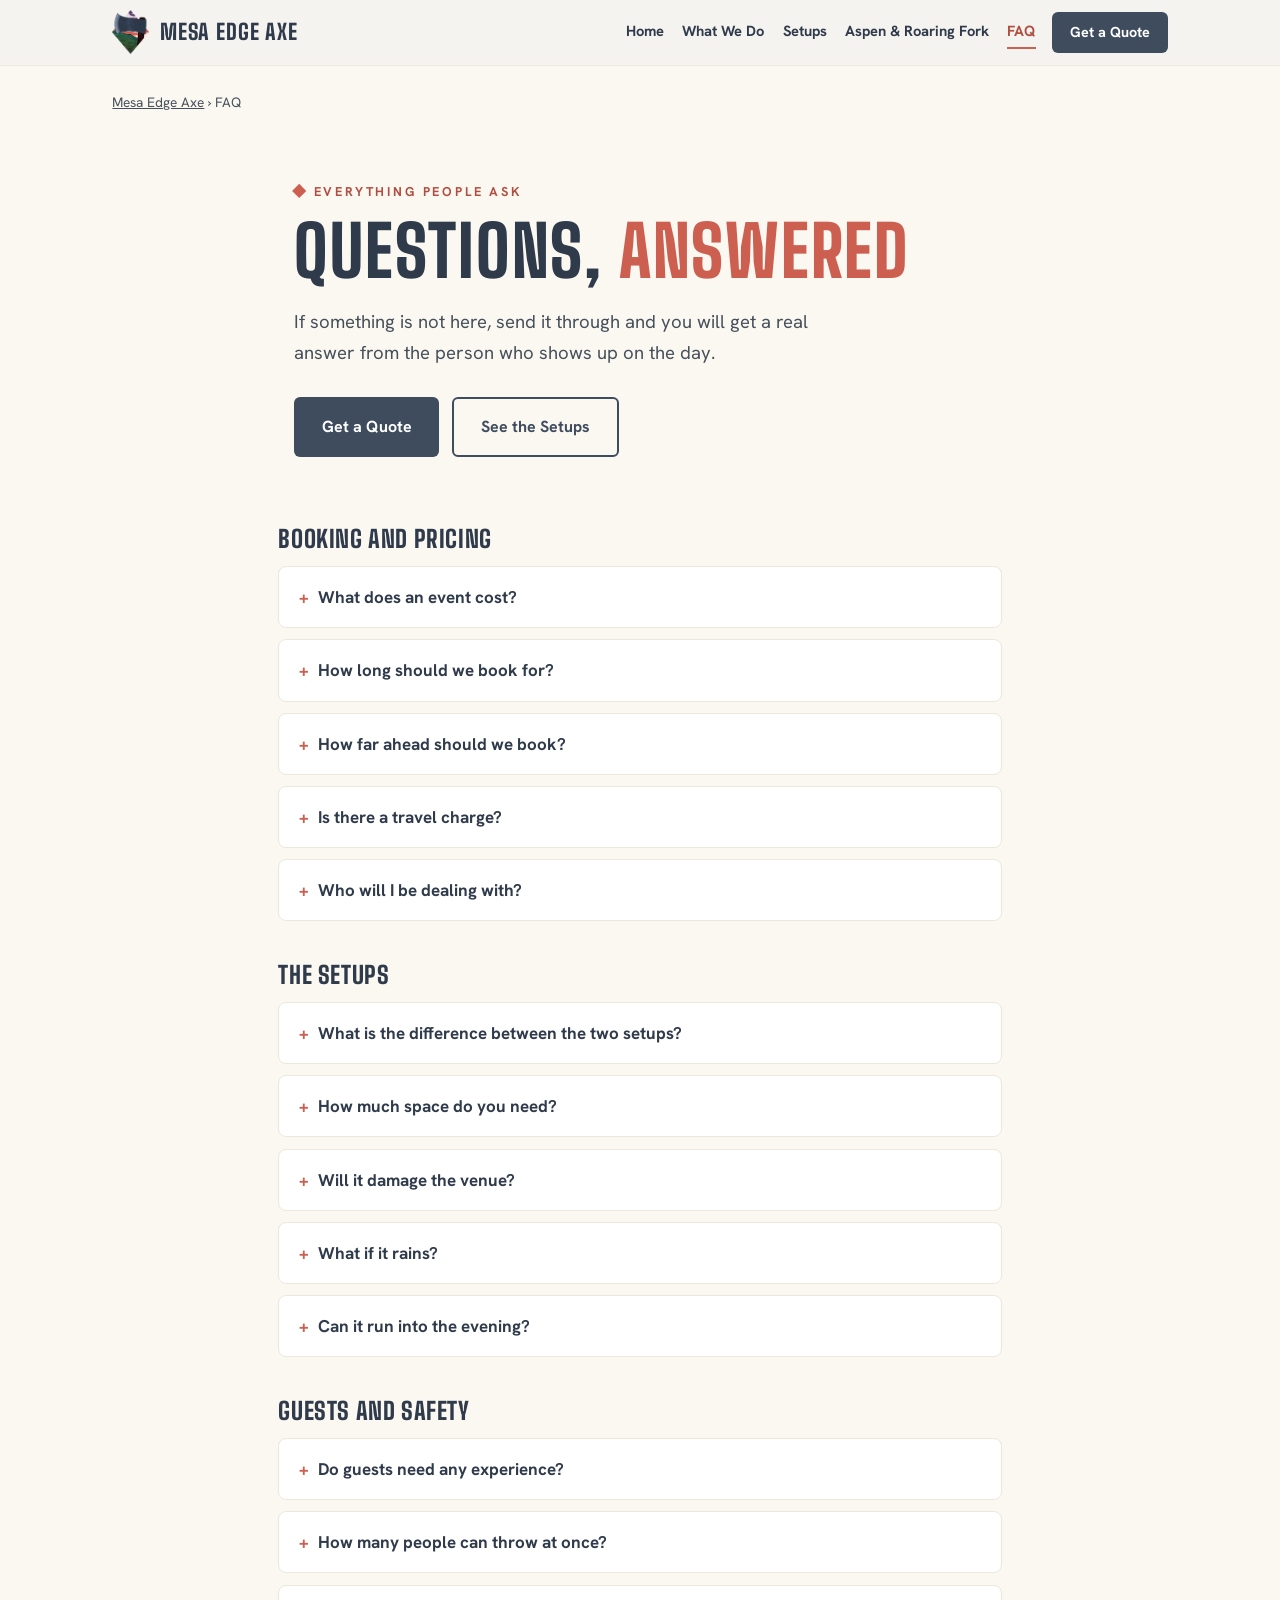
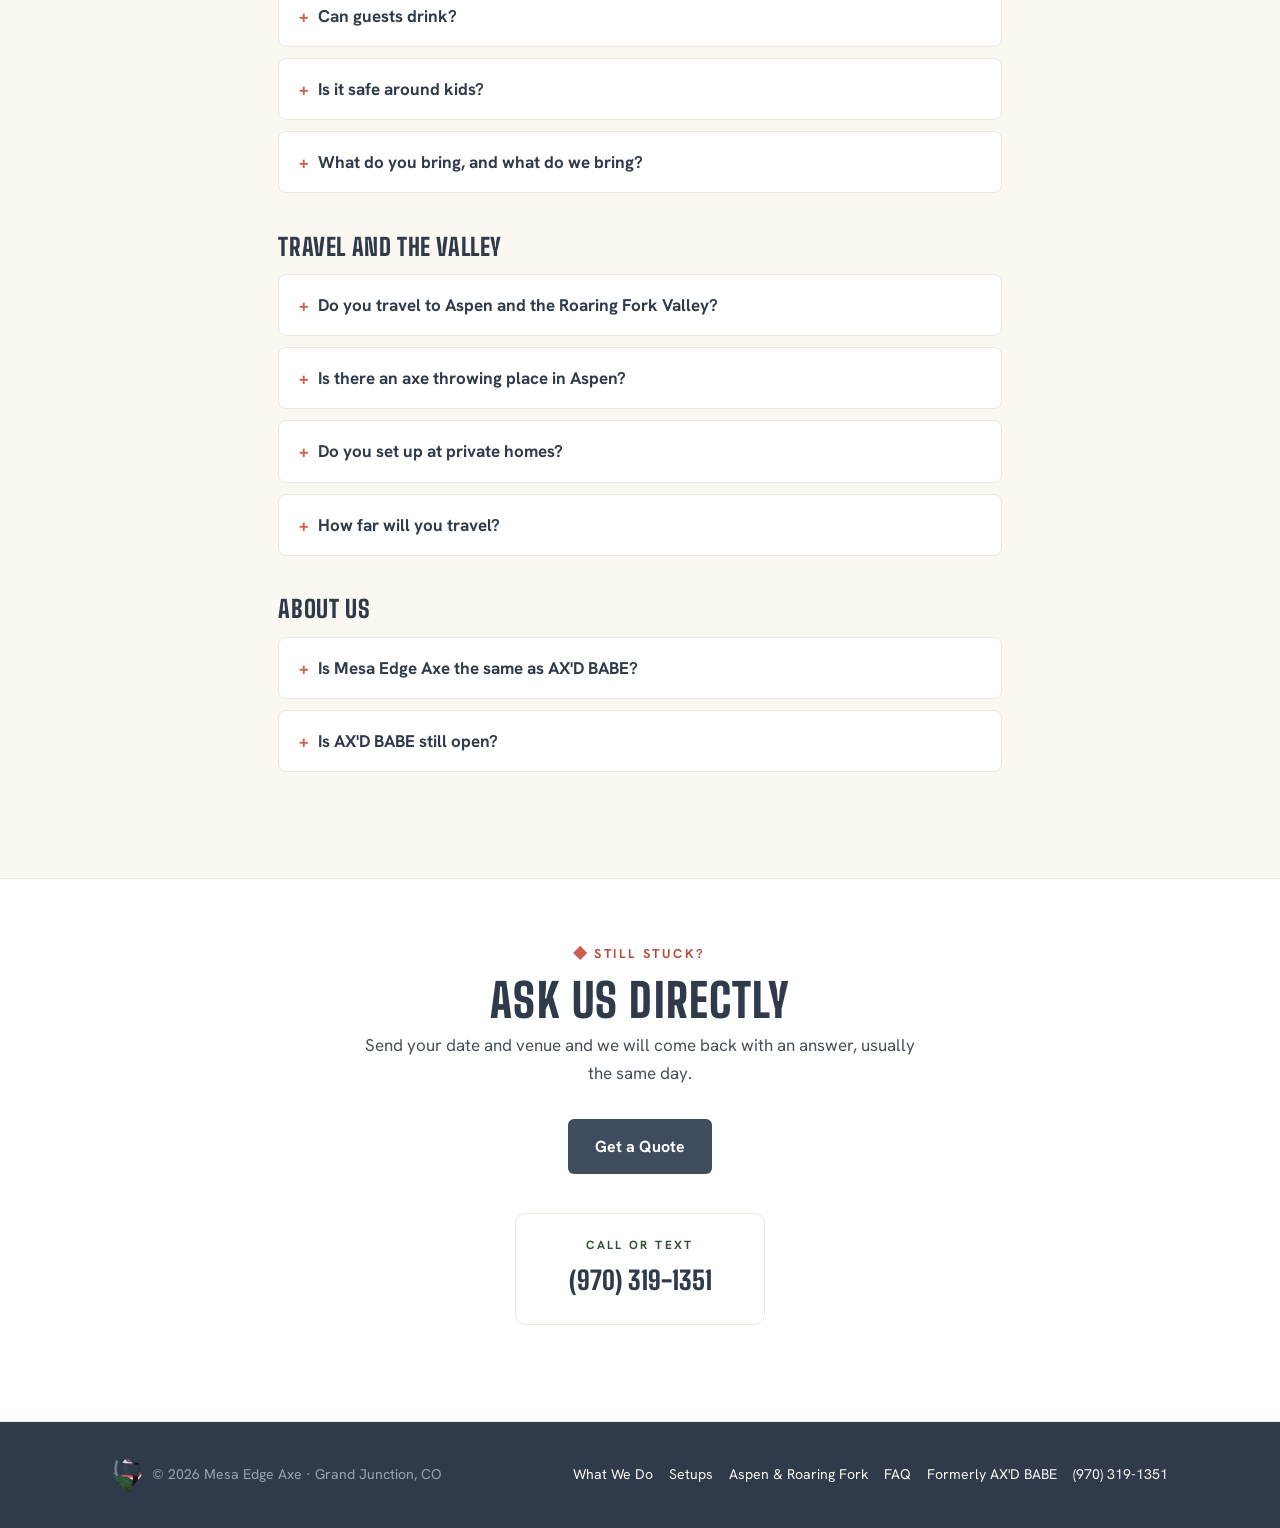
<file: faq/index.html>
<!DOCTYPE html>
<html lang="en">
<head>
<meta charset="UTF-8">
<meta name="viewport" content="width=device-width, initial-scale=1.0">
<title>FAQ | Mobile Axe Throwing Questions | Mesa Edge Axe</title>
<meta name="description" content="Answers on pricing, space requirements, safety, weather, travel to Aspen and the Roaring Fork Valley, and how Mesa Edge Axe events actually run.">
<link rel="canonical" href="https://www.mesaedgeaxethrowing.com/faq/">
<meta name="robots" content="index,follow,max-image-preview:large">
<meta property="og:title" content="FAQ | Mesa Edge Axe">
<meta property="og:description" content="Pricing, space, safety, weather, travel. The questions people actually ask before booking.">
<meta property="og:type" content="website">
<meta property="og:url" content="https://www.mesaedgeaxethrowing.com/faq/">
<meta property="og:image" content="https://www.mesaedgeaxethrowing.com/assets/mesa-edge-axe-target-axes.jpg">
<meta name="twitter:card" content="summary_large_image">
<link rel="icon" type="image/png" href="/assets/mesa-edge-axe-logo.png">
<link rel="preconnect" href="https://fonts.googleapis.com">
<link rel="preconnect" href="https://fonts.gstatic.com" crossorigin>
<link href="https://fonts.googleapis.com/css2?family=Big+Shoulders:opsz,wght@10..72,600;10..72,800&family=Hanken+Grotesk:wght@400;500;600;700&display=swap" rel="stylesheet">
<link rel="stylesheet" href="/assets/style.css">
<script type="application/ld+json">
{
  "@context": "https://schema.org",
  "@graph": [
    {
      "@type": "FAQPage",
      "mainEntity": [
        {
          "@type": "Question",
          "name": "What does an event cost?",
          "acceptedAnswer": {
            "@type": "Answer",
            "text": "Events start at $300 per hour with a two-hour minimum. Every event is quoted individually once we know headcount, venue and travel, and that quote is one number with nothing added later."
          }
        },
        {
          "@type": "Question",
          "name": "How long should we book for?",
          "acceptedAnswer": {
            "@type": "Answer",
            "text": "Two hours is the minimum and covers groups up to about 30. Past that, or if you want the lanes open the whole event rather than a set window, three to four hours keeps the line moving."
          }
        },
        {
          "@type": "Question",
          "name": "How far ahead should we book?",
          "acceptedAnswer": {
            "@type": "Answer",
            "text": "Summer weekends in the Roaring Fork Valley go early. If you have a date, reach out even if nothing else is settled. Weekday and off-season dates are usually wide open."
          }
        },
        {
          "@type": "Question",
          "name": "Is there a travel charge?",
          "acceptedAnswer": {
            "@type": "Answer",
            "text": "Travel is folded into the quote rather than billed separately. Tell us the venue and the number you get covers getting there."
          }
        },
        {
          "@type": "Question",
          "name": "Who will I be dealing with?",
          "acceptedAnswer": {
            "@type": "Answer",
            "text": "Cole, the owner. He quotes the event, answers the phone, and shows up on the day. There is no booking system in the middle."
          }
        },
        {
          "@type": "Question",
          "name": "What is the difference between the two setups?",
          "acceptedAnswer": {
            "@type": "Answer",
            "text": "The trailer range is an enclosed, caged range on wheels that handles bigger crowds and stays lit after dark. The freestanding targets are portable lanes we carry in and set on the ground, better for homes and tighter spaces. There is a full side-by-side on the setups page."
          }
        },
        {
          "@type": "Question",
          "name": "How much space do you need?",
          "acceptedAnswer": {
            "@type": "Answer",
            "text": "The trailer needs a level spot a truck can back into. The freestanding targets need roughly a 20 by 30 foot area, ideally on grass. Neither needs power or water."
          }
        },
        {
          "@type": "Question",
          "name": "Will it damage the venue?",
          "acceptedAnswer": {
            "@type": "Answer",
            "text": "No. Both setups are freestanding. Nothing gets driven into the ground and nothing is attached to a building or a fence."
          }
        },
        {
          "@type": "Question",
          "name": "What if it rains?",
          "acceptedAnswer": {
            "@type": "Answer",
            "text": "Both setups are outdoor. If the forecast looks rough we talk it through ahead of time, whether that means shifting the window or moving under cover the venue already has."
          }
        },
        {
          "@type": "Question",
          "name": "Can it run into the evening?",
          "acceptedAnswer": {
            "@type": "Answer",
            "text": "The trailer range has lit lanes, so receptions and after-dark parties are no problem. For the freestanding targets it depends on what lighting the venue already has."
          }
        },
        {
          "@type": "Question",
          "name": "Do guests need any experience?",
          "acceptedAnswer": {
            "@type": "Answer",
            "text": "None. Most people who throw with us have never held an axe. A coach runs the lanes the entire event and first-timers are usually sticking throws within a few minutes."
          }
        },
        {
          "@type": "Question",
          "name": "How many people can throw at once?",
          "acceptedAnswer": {
            "@type": "Answer",
            "text": "Guests rotate through in small groups with a coach. Everyone else watches from close up, which is most of the fun. Give us your headcount and we will tell you how long you actually need."
          }
        },
        {
          "@type": "Question",
          "name": "Can guests drink?",
          "acceptedAnswer": {
            "@type": "Answer",
            "text": "Alcohol is normal at the weddings and parties we work. The coach controls the lanes and will turn away anyone who should not be throwing. Everyone signs a waiver first."
          }
        },
        {
          "@type": "Question",
          "name": "Is it safe around kids?",
          "acceptedAnswer": {
            "@type": "Answer",
            "text": "A coach controls the throwing area the entire event and spectators stay behind the line. Age limits depend on the group and the event, so raise it when you reach out and we will talk it through."
          }
        },
        {
          "@type": "Question",
          "name": "What do you bring, and what do we bring?",
          "acceptedAnswer": {
            "@type": "Answer",
            "text": "We bring targets, axes, safety setup, lighting and the coach, plus full setup and teardown. You bring the guests and the venue."
          }
        },
        {
          "@type": "Question",
          "name": "Do you travel to Aspen and the Roaring Fork Valley?",
          "acceptedAnswer": {
            "@type": "Answer",
            "text": "Constantly. Most of our summer is up the valley. Aspen, Snowmass, Woody Creek, Basalt, El Jebel, Carbondale and Glenwood Springs are all normal working days for us. More on valley events."
          }
        },
        {
          "@type": "Question",
          "name": "Is there an axe throwing place in Aspen?",
          "acceptedAnswer": {
            "@type": "Answer",
            "text": "No. There is no permanent axe range anywhere in the Roaring Fork Valley, which is why we built a mobile one and haul it up from Grand Junction."
          }
        },
        {
          "@type": "Question",
          "name": "Do you set up at private homes?",
          "acceptedAnswer": {
            "@type": "Answer",
            "text": "Regularly. The freestanding targets go on a lawn or courtyard, and the trailer parks in a driveway or turnaround if there is room to back in."
          }
        },
        {
          "@type": "Question",
          "name": "How far will you travel?",
          "acceptedAnswer": {
            "@type": "Answer",
            "text": "Anywhere along Highway 82 and out across the Grand Valley. If you are not sure whether your venue is in range, send it over and we will tell you straight."
          }
        },
        {
          "@type": "Question",
          "name": "Is Mesa Edge Axe the same as AX'D BABE?",
          "acceptedAnswer": {
            "@type": "Answer",
            "text": "Yes. Mesa Edge Axe took over the Carbondale axe throwing operation that ran as AX'D BABE and rebranded it, then rebuilt it as a fully mobile range. The short version."
          }
        },
        {
          "@type": "Question",
          "name": "Is AX'D BABE still open?",
          "acceptedAnswer": {
            "@type": "Answer",
            "text": "The name is retired and the Carbondale location is closed. Everything it did, Mesa Edge Axe still does, and now it comes to your venue instead."
          }
        }
      ]
    },
    {
      "@type": "BreadcrumbList",
      "itemListElement": [
        {
          "@type": "ListItem",
          "position": 1,
          "name": "Mesa Edge Axe",
          "item": "https://www.mesaedgeaxethrowing.com/"
        },
        {
          "@type": "ListItem",
          "position": 2,
          "name": "FAQ",
          "item": "https://www.mesaedgeaxethrowing.com/faq/"
        }
      ]
    }
  ]
}
</script>
</head>
<body>
<nav>
  <div class="nav-inner">
    <a class="brand" href="/" aria-label="Mesa Edge Axe home">
      <img src="/assets/mesa-edge-axe-logo.png" alt="Mesa Edge Axe logo" width="346" height="420">
      <span>MESA EDGE AXE</span>
    </a>
    <a class="btn btn-sunset nav-cta" href="/quote/">Get a Quote</a>
    <div class="nav-links">
      <a class="nav-link" href="/">Home</a>
      <a class="nav-link" href="/events/">What We Do</a>
      <a class="nav-link" href="/setups/">Setups</a>
      <a class="nav-link" href="/aspen/">Aspen &amp; Roaring Fork</a>
      <a class="nav-link" href="/faq/" aria-current="page">FAQ</a>
    </div>
  </div>
</nav>

<div class="wrap crumbs"><a href="/">Mesa Edge Axe</a> &rsaquo; FAQ</div>

<header class="hero" id="top">
  <div class="wrap" style="max-width:46rem">
    <span class="eyebrow">Everything People Ask</span>
    <h1>Questions, <span class="accent">answered</span></h1>
    <p class="lede">If something is not here, send it through and you will get a real answer from the person who shows up on the day.</p>
    <div class="hero-ctas">
      <a class="btn btn-sunset" href="/quote/">Get a Quote</a>
      <a class="btn btn-line" href="/setups/">See the Setups</a>
    </div>
  </div>
</header>

<section style="padding-top:1rem">
  <div class="wrap" style="max-width:48rem">
  <div class="faq-group">
    <h3>Booking and pricing</h3>
    <div class="faq">
      <details><summary>What does an event cost?</summary><p>Events start at $300 per hour with a two-hour minimum. Every event is quoted individually once we know headcount, venue and travel, and that quote is one number with nothing added later.</p></details>
      <details><summary>How long should we book for?</summary><p>Two hours is the minimum and covers groups up to about 30. Past that, or if you want the lanes open the whole event rather than a set window, three to four hours keeps the line moving.</p></details>
      <details><summary>How far ahead should we book?</summary><p>Summer weekends in the Roaring Fork Valley go early. If you have a date, reach out even if nothing else is settled. Weekday and off-season dates are usually wide open.</p></details>
      <details><summary>Is there a travel charge?</summary><p>Travel is folded into the quote rather than billed separately. Tell us the venue and the number you get covers getting there.</p></details>
      <details><summary>Who will I be dealing with?</summary><p>Cole, the owner. He quotes the event, answers the phone, and shows up on the day. There is no booking system in the middle.</p></details>
    </div>
  </div>
  <div class="faq-group">
    <h3>The setups</h3>
    <div class="faq">
      <details><summary>What is the difference between the two setups?</summary><p>The trailer range is an enclosed, caged range on wheels that handles bigger crowds and stays lit after dark. The freestanding targets are portable lanes we carry in and set on the ground, better for homes and tighter spaces. There is a full side-by-side on the <a href='/setups/'>setups page</a>.</p></details>
      <details><summary>How much space do you need?</summary><p>The trailer needs a level spot a truck can back into. The freestanding targets need roughly a 20 by 30 foot area, ideally on grass. Neither needs power or water.</p></details>
      <details><summary>Will it damage the venue?</summary><p>No. Both setups are freestanding. Nothing gets driven into the ground and nothing is attached to a building or a fence.</p></details>
      <details><summary>What if it rains?</summary><p>Both setups are outdoor. If the forecast looks rough we talk it through ahead of time, whether that means shifting the window or moving under cover the venue already has.</p></details>
      <details><summary>Can it run into the evening?</summary><p>The trailer range has lit lanes, so receptions and after-dark parties are no problem. For the freestanding targets it depends on what lighting the venue already has.</p></details>
    </div>
  </div>
  <div class="faq-group">
    <h3>Guests and safety</h3>
    <div class="faq">
      <details><summary>Do guests need any experience?</summary><p>None. Most people who throw with us have never held an axe. A coach runs the lanes the entire event and first-timers are usually sticking throws within a few minutes.</p></details>
      <details><summary>How many people can throw at once?</summary><p>Guests rotate through in small groups with a coach. Everyone else watches from close up, which is most of the fun. Give us your headcount and we will tell you how long you actually need.</p></details>
      <details><summary>Can guests drink?</summary><p>Alcohol is normal at the weddings and parties we work. The coach controls the lanes and will turn away anyone who should not be throwing. Everyone signs a waiver first.</p></details>
      <details><summary>Is it safe around kids?</summary><p>A coach controls the throwing area the entire event and spectators stay behind the line. Age limits depend on the group and the event, so raise it when you reach out and we will talk it through.</p></details>
      <details><summary>What do you bring, and what do we bring?</summary><p>We bring targets, axes, safety setup, lighting and the coach, plus full setup and teardown. You bring the guests and the venue.</p></details>
    </div>
  </div>
  <div class="faq-group">
    <h3>Travel and the valley</h3>
    <div class="faq">
      <details><summary>Do you travel to Aspen and the Roaring Fork Valley?</summary><p>Constantly. Most of our summer is up the valley. Aspen, Snowmass, Woody Creek, Basalt, El Jebel, Carbondale and Glenwood Springs are all normal working days for us. <a href='/aspen/'>More on valley events</a>.</p></details>
      <details><summary>Is there an axe throwing place in Aspen?</summary><p>No. There is no permanent axe range anywhere in the Roaring Fork Valley, which is why we built a mobile one and haul it up from Grand Junction.</p></details>
      <details><summary>Do you set up at private homes?</summary><p>Regularly. The freestanding targets go on a lawn or courtyard, and the trailer parks in a driveway or turnaround if there is room to back in.</p></details>
      <details><summary>How far will you travel?</summary><p>Anywhere along Highway 82 and out across the Grand Valley. If you are not sure whether your venue is in range, send it over and we will tell you straight.</p></details>
    </div>
  </div>
  <div class="faq-group">
    <h3>About us</h3>
    <div class="faq">
      <details><summary>Is Mesa Edge Axe the same as AX'D BABE?</summary><p>Yes. Mesa Edge Axe took over the Carbondale axe throwing operation that ran as AX'D BABE and rebranded it, then rebuilt it as a fully mobile range. <a href='/axd-babe/'>The short version</a>.</p></details>
      <details><summary>Is AX'D BABE still open?</summary><p>The name is retired and the Carbondale location is closed. Everything it did, Mesa Edge Axe still does, and now it comes to your venue instead.</p></details>
    </div>
  </div>
  </div>
</section>

<section class="contact areas">
  <div class="wrap">
    <span class="eyebrow" style="justify-content:center">Still Stuck?</span>
    <h2>Ask us directly</h2>
    <p class="sub">Send your date and venue and we will come back with an answer, usually the same day.</p>
    <div class="hero-ctas" style="justify-content:center">
      <a class="btn btn-sunset" href="/quote/">Get a Quote</a>
    </div>
    <div class="contact-cards" style="margin-top:2.4rem">
      <a class="ccard" href="tel:+19703191351">
        <div class="label">Call or Text</div>
        <div class="value">(970) 319-1351</div>
      </a>
    </div>
  </div>
</section>

<footer>
  <div class="foot-inner">
    <div class="foot-brand">
      <img src="/assets/mesa-edge-axe-logo.png" alt="" width="346" height="420">
      <span>&copy; 2026 Mesa Edge Axe &middot; Grand Junction, CO</span>
    </div>
    <div class="foot-links">
      <a href="/events/">What We Do</a>
      <a href="/setups/">Setups</a>
      <a href="/aspen/">Aspen &amp; Roaring Fork</a>
      <a href="/faq/">FAQ</a>
      <a href="/axd-babe/">Formerly AX'D BABE</a>
      <a href="tel:+19703191351">(970) 319-1351</a>
    </div>
  </div>
</footer>

<script defer src='https://static.cloudflareinsights.com/beacon.min.js' data-cf-beacon='{"token": "aab5e27c30af4177be050d6101fcc87a"}'></script>

</body>
</html>
</file>
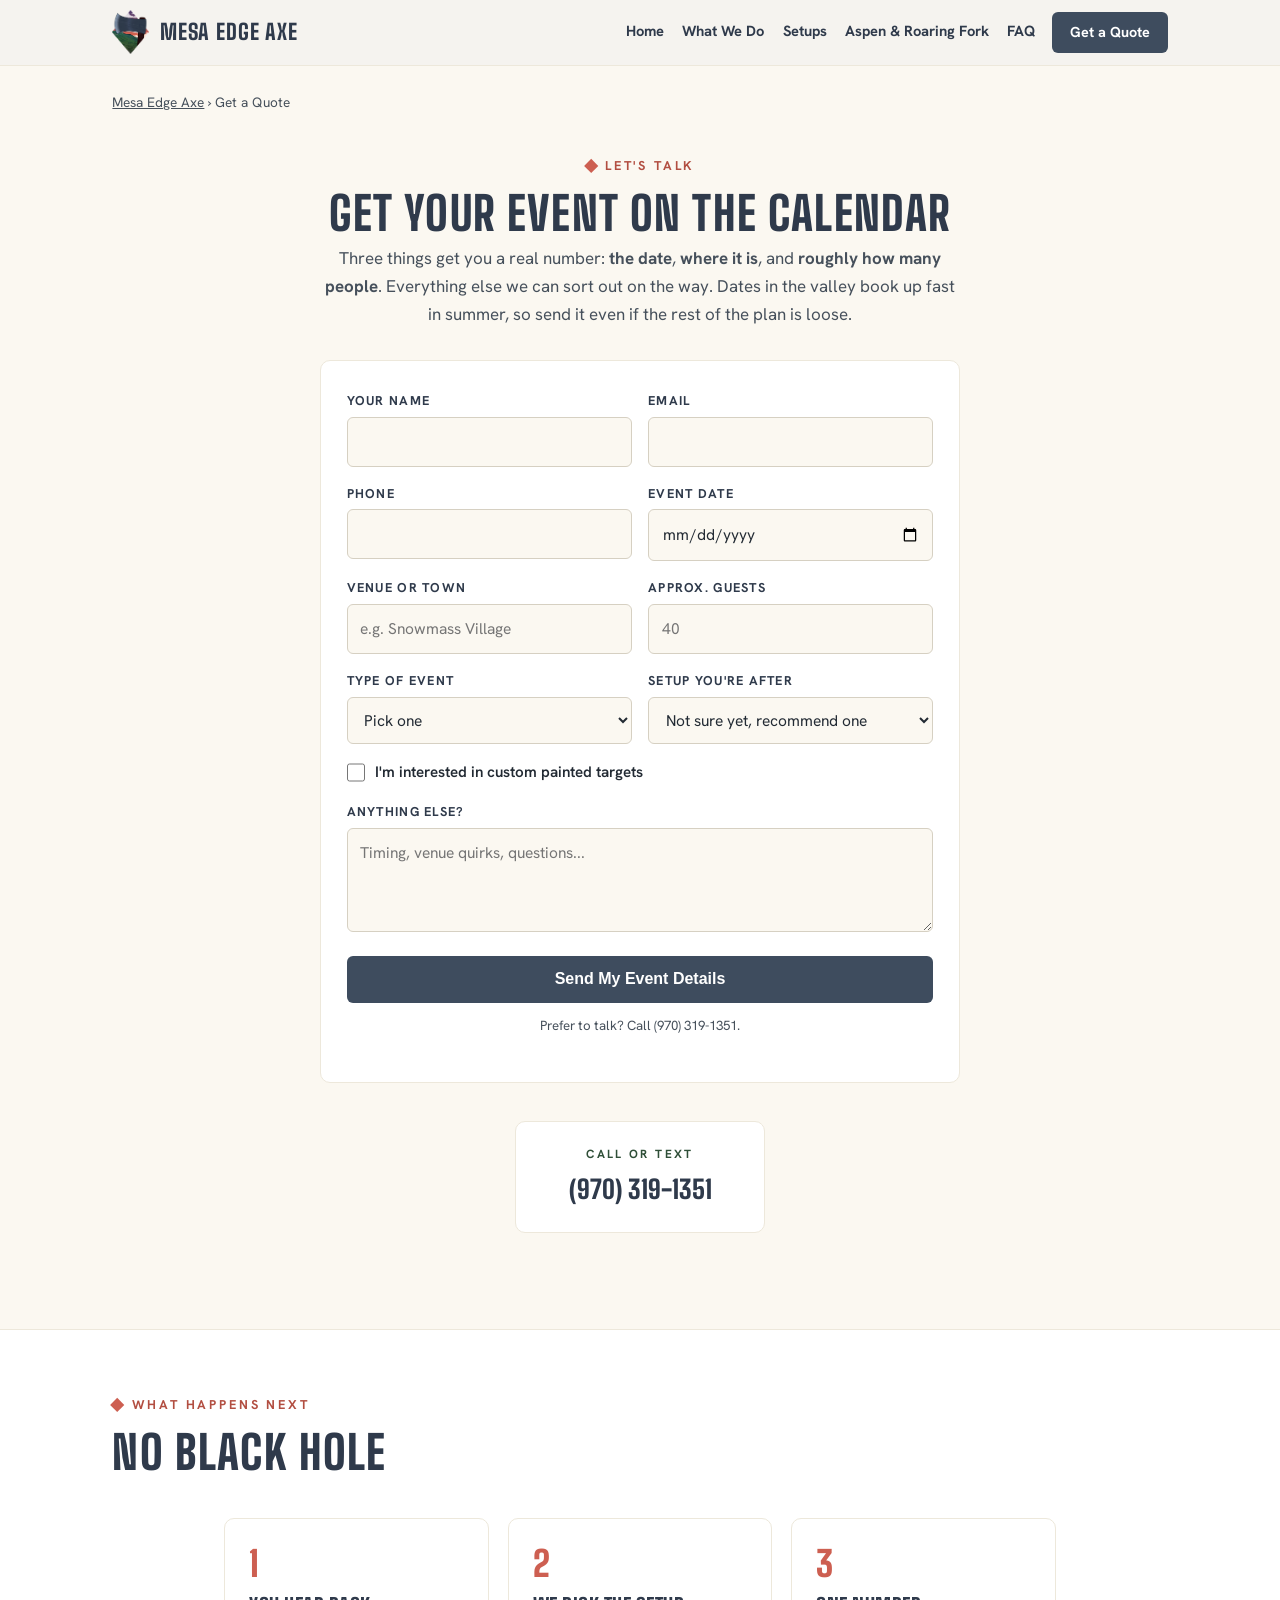
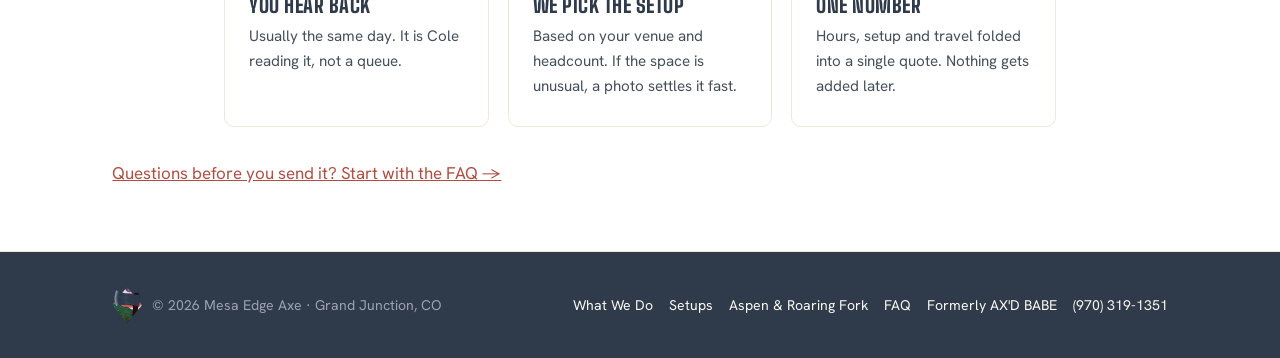
<file: quote/index.html>
<!DOCTYPE html>
<html lang="en">
<head>
<meta charset="UTF-8">
<meta name="viewport" content="width=device-width, initial-scale=1.0">
<title>Get a Quote | Mobile Axe Throwing | Mesa Edge Axe</title>
<meta name="description" content="Send your date, venue and headcount and get a custom quote for mobile axe throwing anywhere in the Roaring Fork Valley and western Colorado. Usually a same-day reply.">
<link rel="canonical" href="https://www.mesaedgeaxethrowing.com/quote/">
<meta name="robots" content="index,follow">
<meta property="og:title" content="Get a Quote | Mesa Edge Axe">
<meta property="og:description" content="Date, venue, rough headcount. We come back with the right setup and a number.">
<meta property="og:type" content="website">
<meta property="og:url" content="https://www.mesaedgeaxethrowing.com/quote/">
<meta property="og:image" content="https://www.mesaedgeaxethrowing.com/assets/mesa-edge-trailer-branded.jpg">
<meta name="twitter:card" content="summary_large_image">
<link rel="icon" type="image/png" href="/assets/mesa-edge-axe-logo.png">
<link rel="preconnect" href="https://fonts.googleapis.com">
<link rel="preconnect" href="https://fonts.gstatic.com" crossorigin>
<link href="https://fonts.googleapis.com/css2?family=Big+Shoulders:opsz,wght@10..72,600;10..72,800&family=Hanken+Grotesk:wght@400;500;600;700&display=swap" rel="stylesheet">
<link rel="stylesheet" href="/assets/style.css">
<script type="application/ld+json">
{
  "@context": "https://schema.org",
  "@graph": [
    {
      "@type": "ContactPage",
      "url": "https://www.mesaedgeaxethrowing.com/quote/",
      "name": "Get a Quote",
      "about": { "@id": "https://www.mesaedgeaxethrowing.com/#business" }
    },
    {
      "@type": "BreadcrumbList",
      "itemListElement": [
        { "@type": "ListItem", "position": 1, "name": "Mesa Edge Axe", "item": "https://www.mesaedgeaxethrowing.com/" },
        { "@type": "ListItem", "position": 2, "name": "Get a Quote", "item": "https://www.mesaedgeaxethrowing.com/quote/" }
      ]
    }
  ]
}
</script>
</head>
<body>
<nav>
  <div class="nav-inner">
    <a class="brand" href="/" aria-label="Mesa Edge Axe home">
      <img src="/assets/mesa-edge-axe-logo.png" alt="Mesa Edge Axe logo" width="346" height="420">
      <span>MESA EDGE AXE</span>
    </a>
    <a class="btn btn-sunset nav-cta" href="/quote/">Get a Quote</a>
    <div class="nav-links">
      <a class="nav-link" href="/">Home</a>
      <a class="nav-link" href="/events/">What We Do</a>
      <a class="nav-link" href="/setups/">Setups</a>
      <a class="nav-link" href="/aspen/">Aspen &amp; Roaring Fork</a>
      <a class="nav-link" href="/faq/">FAQ</a>
    </div>
  </div>
</nav>

<div class="wrap crumbs"><a href="/">Mesa Edge Axe</a> &rsaquo; Get a Quote</div>

<section class="contact" style="padding-top:2.6rem" id="contact">
  <div class="wrap">
    <span class="eyebrow" style="justify-content:center">Let's Talk</span>
    <h2>Get your event on the calendar</h2>
    <p class="quote-lead">Three things get you a real number: <strong>the date</strong>, <strong>where it is</strong>, and <strong>roughly how many people</strong>. Everything else we can sort out on the way. Dates in the valley book up fast in summer, so send it even if the rest of the plan is loose.</p>
    <form class="quote-form" action="https://formspree.io/f/xljepaey" method="POST">
      <div class="row">
        <div class="field"><label for="name">Your name</label><input id="name" type="text" name="name" autocomplete="name" required></div>
        <div class="field"><label for="email">Email</label><input id="email" type="email" name="email" autocomplete="email" required></div>
      </div>
      <div class="row">
        <div class="field"><label for="phone">Phone</label><input id="phone" type="tel" name="phone" autocomplete="tel"></div>
        <div class="field"><label for="date">Event date</label><input id="date" type="date" name="event_date"></div>
      </div>
      <div class="row">
        <div class="field"><label for="location">Venue or town</label><input id="location" type="text" name="location" placeholder="e.g. Snowmass Village"></div>
        <div class="field"><label for="guests">Approx. guests</label><input id="guests" type="number" name="guest_count" min="1" placeholder="40"></div>
      </div>
      <div class="row">
        <div class="field">
          <label for="event_type">Type of event</label>
          <select id="event_type" name="event_type">
            <option value="Not sure yet">Pick one</option>
            <option value="Wedding or reception">Wedding or reception</option>
            <option value="Corporate or team building">Corporate or team building</option>
            <option value="Bachelor or bachelorette">Bachelor or bachelorette party</option>
            <option value="Birthday, graduation or reunion">Birthday, graduation or reunion</option>
            <option value="Festival or fundraiser">Festival or fundraiser</option>
            <option value="Something else">Something else</option>
          </select>
        </div>
        <div class="field">
          <label for="setup">Setup you're after</label>
          <select id="setup" name="setup">
            <option value="Not sure yet">Not sure yet, recommend one</option>
            <option value="Trailer range">The trailer range</option>
            <option value="Mobile targets">Freestanding mobile targets</option>
          </select>
        </div>
      </div>
      <div class="field"><label class="check"><input type="checkbox" name="custom_targets" value="Yes, interested in custom painted targets"> I'm interested in custom painted targets</label></div>
      <div class="field"><label for="message">Anything else?</label><textarea id="message" name="message" placeholder="Timing, venue quirks, questions..."></textarea></div>
      <input class="hp" type="text" name="_gotcha" tabindex="-1" autocomplete="off" aria-hidden="true">
      <input type="hidden" name="_subject" value="Mesa Edge Axe: quote request">
      <input type="hidden" name="page" value="quote">
      <button class="btn btn-sunset" type="submit">Send My Event Details</button>
      <p class="form-note">Prefer to talk? Call (970) 319-1351.</p>
      <p class="form-status" id="formStatus" role="status"></p>
    </form>

    <div class="contact-cards" style="margin-top:2.4rem">
      <a class="ccard" href="tel:+19703191351">
        <div class="label">Call or Text</div>
        <div class="value">(970) 319-1351</div>
      </a>
    </div>
  </div>
</section>

<section class="areas">
  <div class="wrap">
    <span class="eyebrow">What Happens Next</span>
    <h2>No black hole</h2>
    <div class="next-steps">
      <div class="step">
        <span class="n">1</span>
        <h3>You hear back</h3>
        <p>Usually the same day. It is Cole reading it, not a queue.</p>
      </div>
      <div class="step">
        <span class="n">2</span>
        <h3>We pick the setup</h3>
        <p>Based on your venue and headcount. If the space is unusual, a photo settles it fast.</p>
      </div>
      <div class="step">
        <span class="n">3</span>
        <h3>One number</h3>
        <p>Hours, setup and travel folded into a single quote. Nothing gets added later.</p>
      </div>
    </div>
    <p style="margin-top:2rem"><a href="/faq/">Questions before you send it? Start with the FAQ &rarr;</a></p>
  </div>
</section>

<footer>
  <div class="foot-inner">
    <div class="foot-brand">
      <img src="/assets/mesa-edge-axe-logo.png" alt="" width="346" height="420">
      <span>&copy; 2026 Mesa Edge Axe &middot; Grand Junction, CO</span>
    </div>
    <div class="foot-links">
      <a href="/events/">What We Do</a>
      <a href="/setups/">Setups</a>
      <a href="/aspen/">Aspen &amp; Roaring Fork</a>
      <a href="/faq/">FAQ</a>
      <a href="/axd-babe/">Formerly AX'D BABE</a>
      <a href="tel:+19703191351">(970) 319-1351</a>
    </div>
  </div>
</footer>

<script>
(function(){
  var f=document.querySelector('.quote-form'); if(!f) return;
  var s=document.getElementById('formStatus');
  f.addEventListener('submit', function(e){
    e.preventDefault();
    var btn=f.querySelector('button[type=submit]');
    btn.disabled=true; s.textContent='Sending...'; s.style.color='#46505B';
    fetch(f.action,{method:'POST',body:new FormData(f),headers:{'Accept':'application/json'}})
      .then(function(r){
        if(r.ok){ f.reset(); s.textContent='Got it. We will be in touch shortly.'; s.style.color='#2F4F38'; }
        else { s.textContent='Something went wrong. Please call (970) 319-1351.'; s.style.color='#B24E41'; }
      })
      .catch(function(){ s.textContent='Something went wrong. Please call (970) 319-1351.'; s.style.color='#B24E41'; })
      .finally(function(){ btn.disabled=false; });
  });
})();
</script>
<script defer src='https://static.cloudflareinsights.com/beacon.min.js' data-cf-beacon='{"token": "aab5e27c30af4177be050d6101fcc87a"}'></script>

</body>
</html>
</file>
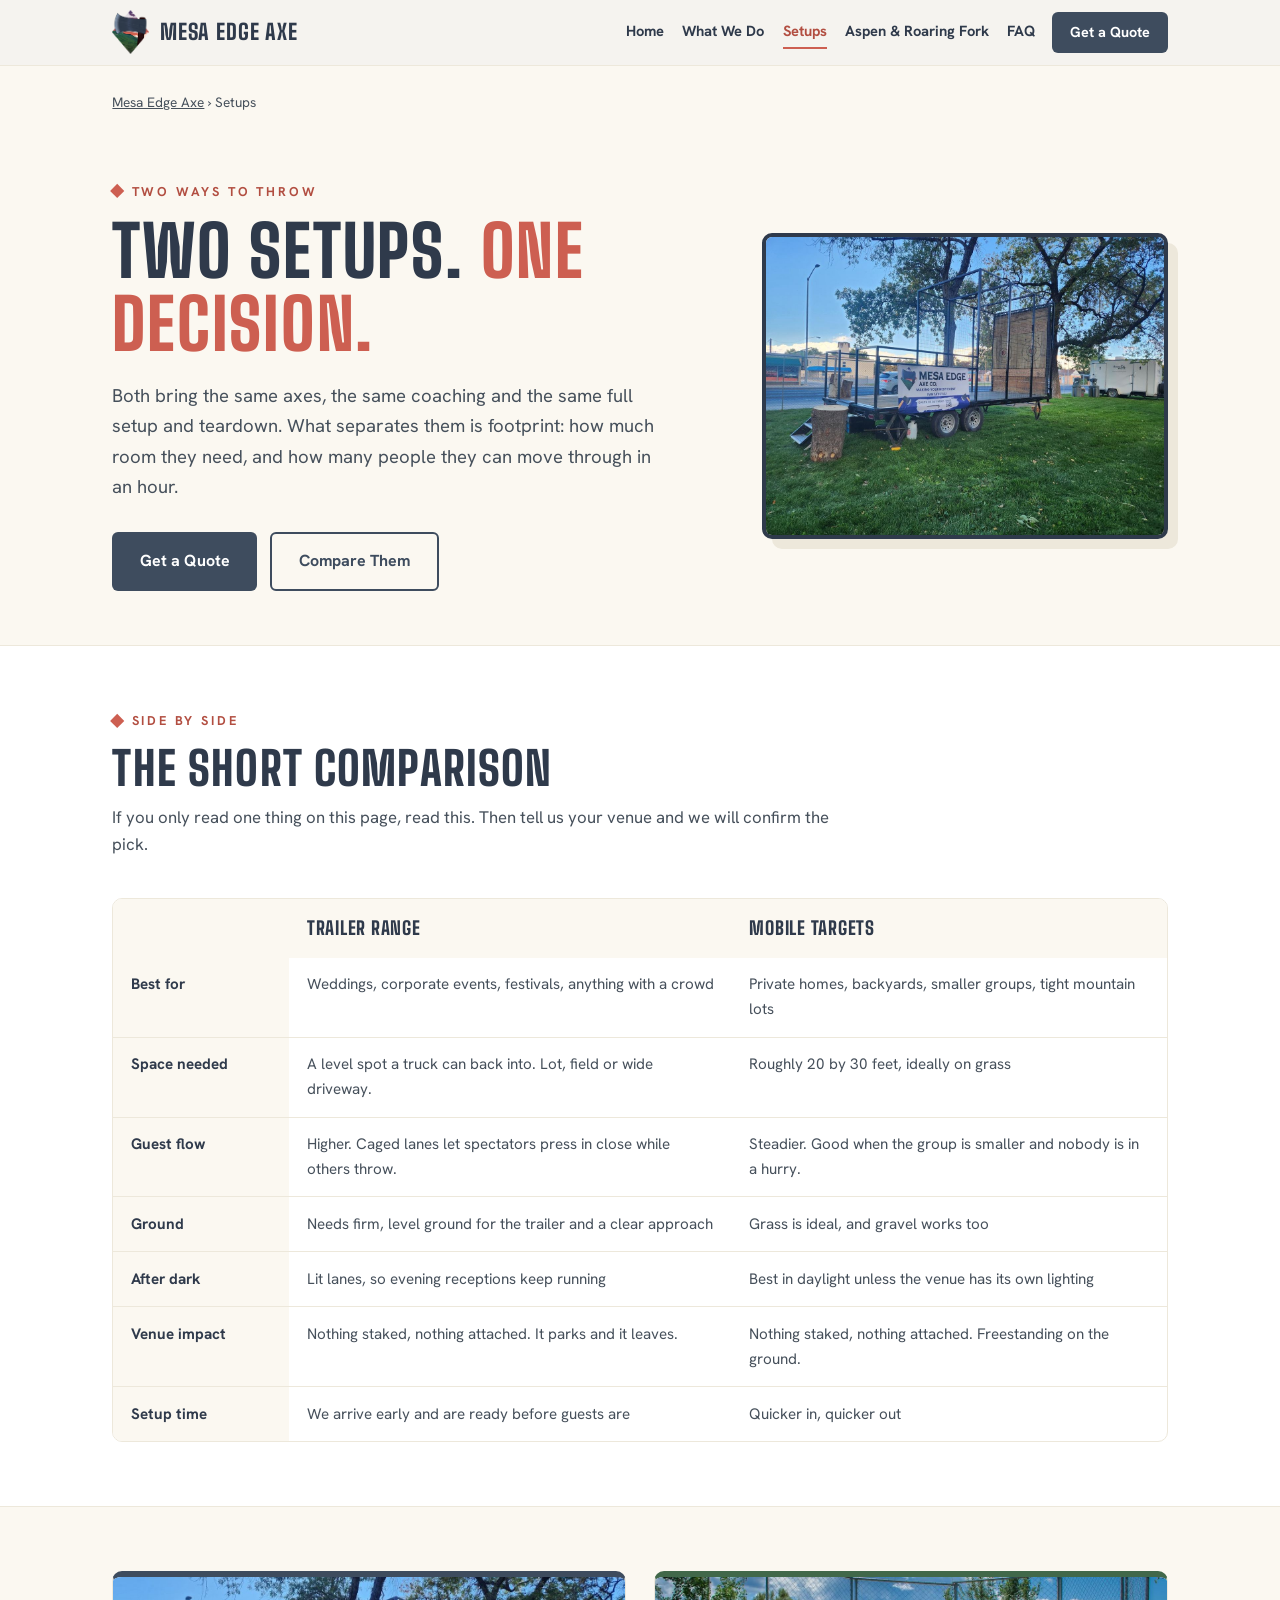
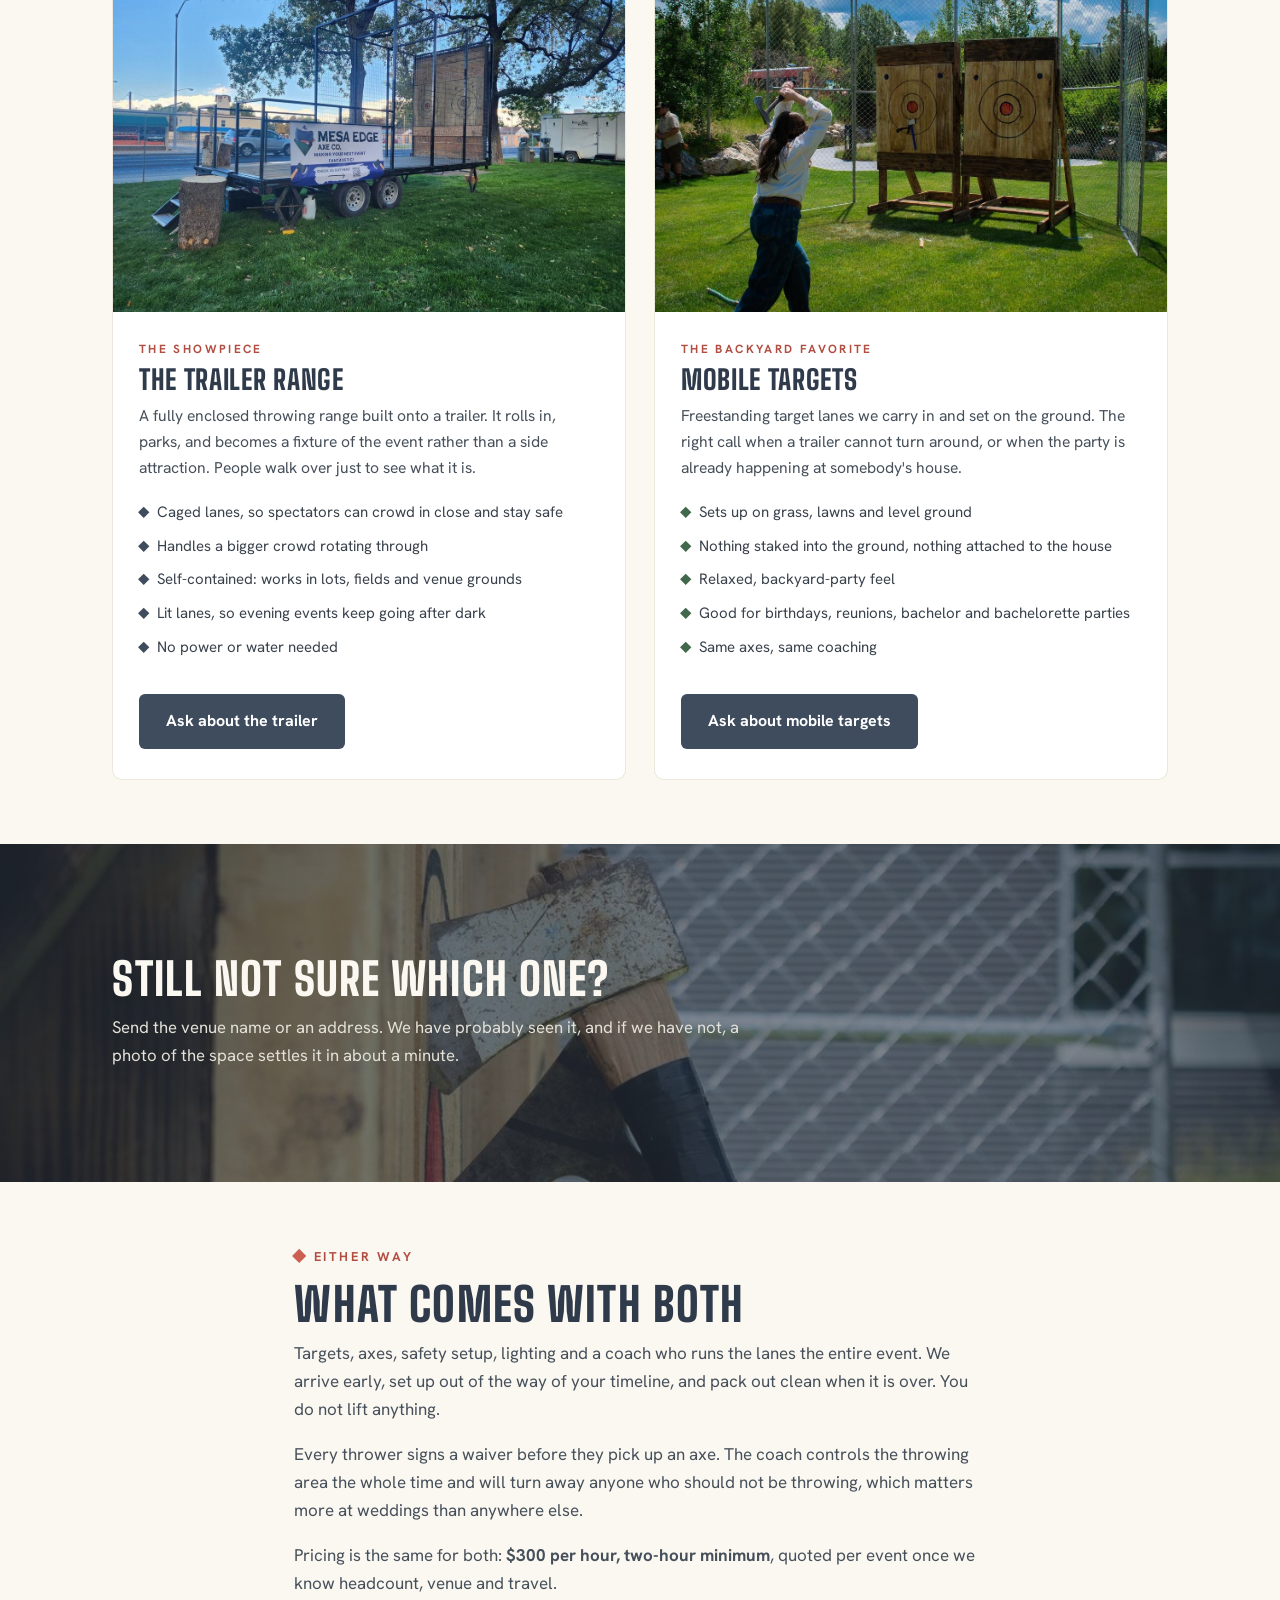
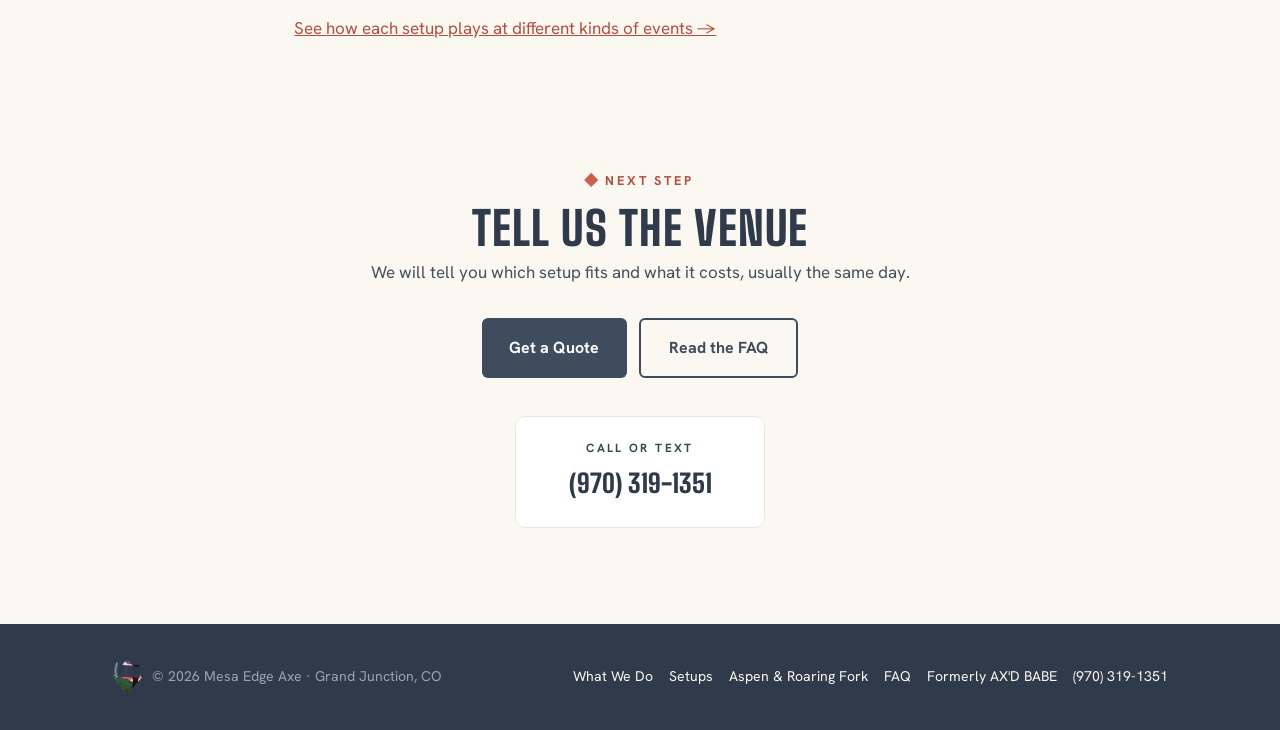
<file: setups/index.html>
<!DOCTYPE html>
<html lang="en">
<head>
<meta charset="UTF-8">
<meta name="viewport" content="width=device-width, initial-scale=1.0">
<title>The Two Setups | Trailer Range vs Mobile Targets | Mesa Edge Axe</title>
<meta name="description" content="Compare the Mesa Edge Axe trailer range against freestanding mobile targets: footprint, guest capacity, ground requirements and which one fits your venue.">
<link rel="canonical" href="https://www.mesaedgeaxethrowing.com/setups/">
<meta name="robots" content="index,follow,max-image-preview:large">
<meta property="og:title" content="The Two Setups | Mesa Edge Axe">
<meta property="og:description" content="Trailer range or freestanding targets. Which one fits your venue, and what each one needs.">
<meta property="og:type" content="website">
<meta property="og:url" content="https://www.mesaedgeaxethrowing.com/setups/">
<meta property="og:image" content="https://www.mesaedgeaxethrowing.com/assets/mesa-edge-trailer-range.jpg">
<meta name="twitter:card" content="summary_large_image">
<link rel="icon" type="image/png" href="/assets/mesa-edge-axe-logo.png">
<link rel="preconnect" href="https://fonts.googleapis.com">
<link rel="preconnect" href="https://fonts.gstatic.com" crossorigin>
<link href="https://fonts.googleapis.com/css2?family=Big+Shoulders:opsz,wght@10..72,600;10..72,800&family=Hanken+Grotesk:wght@400;500;600;700&display=swap" rel="stylesheet">
<link rel="stylesheet" href="/assets/style.css">
<script type="application/ld+json">
{
  "@context": "https://schema.org",
  "@graph": [
    {
      "@type": "Service",
      "name": "Mobile axe throwing setups",
      "serviceType": "Mobile axe throwing entertainment",
      "url": "https://www.mesaedgeaxethrowing.com/setups/",
      "description": "Two mobile axe throwing setups from Mesa Edge Axe: an enclosed trailer range for weddings, corporate events and festivals, and freestanding target lanes for private homes and smaller groups.",
      "provider": {
        "@type": ["LocalBusiness","EntertainmentBusiness"],
        "@id": "https://www.mesaedgeaxethrowing.com/#business",
        "name": "Mesa Edge Axe",
        "telephone": "+1-970-319-1351",
        "url": "https://www.mesaedgeaxethrowing.com/",
        "address": {"@type":"PostalAddress","addressLocality":"Grand Junction","addressRegion":"CO","addressCountry":"US"}
      },
      "hasOfferCatalog": {
        "@type": "OfferCatalog",
        "name": "Setups",
        "itemListElement": [
          { "@type": "Offer", "itemOffered": { "@type": "Service", "name": "Enclosed axe throwing trailer range", "description": "A fully caged axe throwing range on a trailer. Higher capacity, self-contained, lit for evening events." } },
          { "@type": "Offer", "itemOffered": { "@type": "Service", "name": "Freestanding mobile axe throwing targets", "description": "Portable target lanes carried in and set on the ground. Fits private homes, tighter lots and smaller groups." } }
        ]
      }
    },
    {
      "@type": "BreadcrumbList",
      "itemListElement": [
        { "@type": "ListItem", "position": 1, "name": "Mesa Edge Axe", "item": "https://www.mesaedgeaxethrowing.com/" },
        { "@type": "ListItem", "position": 2, "name": "Setups", "item": "https://www.mesaedgeaxethrowing.com/setups/" }
      ]
    }
  ]
}
</script>
</head>
<body>
<nav>
  <div class="nav-inner">
    <a class="brand" href="/" aria-label="Mesa Edge Axe home">
      <img src="/assets/mesa-edge-axe-logo.png" alt="Mesa Edge Axe logo" width="346" height="420">
      <span>MESA EDGE AXE</span>
    </a>
    <a class="btn btn-sunset nav-cta" href="/quote/">Get a Quote</a>
    <div class="nav-links">
      <a class="nav-link" href="/">Home</a>
      <a class="nav-link" href="/events/">What We Do</a>
      <a class="nav-link" href="/setups/" aria-current="page">Setups</a>
      <a class="nav-link" href="/aspen/">Aspen &amp; Roaring Fork</a>
      <a class="nav-link" href="/faq/">FAQ</a>
    </div>
  </div>
</nav>

<div class="wrap crumbs"><a href="/">Mesa Edge Axe</a> &rsaquo; Setups</div>

<header class="hero" id="top">
  <div class="wrap hero-grid">
    <div>
      <span class="eyebrow">Two Ways to Throw</span>
      <h1>Two setups. <span class="accent">One decision.</span></h1>
      <p class="lede">Both bring the same axes, the same coaching and the same full setup and teardown. What separates them is footprint: how much room they need, and how many people they can move through in an hour.</p>
      <div class="hero-ctas">
        <a class="btn btn-sunset" href="/quote/">Get a Quote</a>
        <a class="btn btn-line" href="#compare">Compare Them</a>
      </div>
    </div>
    <div class="hero-logo">
      <img class="hero-photo" src="/assets/mesa-edge-trailer-range.jpg" alt="The Mesa Edge enclosed trailer axe throwing range, open and ready for guests" width="1200" height="900" fetchpriority="high">
    </div>
  </div>
</header>

<section id="compare" class="areas">
  <div class="wrap">
    <span class="eyebrow">Side by Side</span>
    <h2>The short comparison</h2>
    <p class="section-intro">If you only read one thing on this page, read this. Then tell us your venue and we will confirm the pick.</p>
    <div class="cmp-wrap">
      <table class="cmp">
        <thead>
          <tr><th scope="col">&nbsp;</th><th scope="col">Trailer Range</th><th scope="col">Mobile Targets</th></tr>
        </thead>
        <tbody>
          <tr><th scope="row">Best for</th><td>Weddings, corporate events, festivals, anything with a crowd</td><td>Private homes, backyards, smaller groups, tight mountain lots</td></tr>
          <tr><th scope="row">Space needed</th><td>A level spot a truck can back into. Lot, field or wide driveway.</td><td>Roughly 20 by 30 feet, ideally on grass</td></tr>
          <tr><th scope="row">Guest flow</th><td>Higher. Caged lanes let spectators press in close while others throw.</td><td>Steadier. Good when the group is smaller and nobody is in a hurry.</td></tr>
          <tr><th scope="row">Ground</th><td>Needs firm, level ground for the trailer and a clear approach</td><td>Grass is ideal, and gravel works too</td></tr>
          <tr><th scope="row">After dark</th><td>Lit lanes, so evening receptions keep running</td><td>Best in daylight unless the venue has its own lighting</td></tr>
          <tr><th scope="row">Venue impact</th><td>Nothing staked, nothing attached. It parks and it leaves.</td><td>Nothing staked, nothing attached. Freestanding on the ground.</td></tr>
          <tr><th scope="row">Setup time</th><td>We arrive early and are ready before guests are</td><td>Quicker in, quicker out</td></tr>
        </tbody>
      </table>
    </div>
  </div>
</section>

<section>
  <div class="wrap">
    <div class="setup-grid">
      <div class="setup trailer">
        <div class="photo"><img src="/assets/mesa-edge-trailer-branded.jpg" alt="The branded Mesa Edge Axe trailer range parked on grass at an event" width="1200" height="900" loading="lazy"></div>
        <div class="body">
          <span class="kicker">The Showpiece</span>
          <h3>The Trailer Range</h3>
          <p class="desc">A fully enclosed throwing range built onto a trailer. It rolls in, parks, and becomes a fixture of the event rather than a side attraction. People walk over just to see what it is.</p>
          <ul class="specs">
            <li>Caged lanes, so spectators can crowd in close and stay safe</li>
            <li>Handles a bigger crowd rotating through</li>
            <li>Self-contained: works in lots, fields and venue grounds</li>
            <li>Lit lanes, so evening events keep going after dark</li>
            <li>No power or water needed</li>
          </ul>
          <a class="btn btn-slate" href="/quote/">Ask about the trailer</a>
        </div>
      </div>
      <div class="setup mobile">
        <div class="photo"><img src="/assets/mesa-edge-mobile-targets.jpg" alt="A guest mid-throw at Mesa Edge freestanding mobile axe throwing targets on a lawn" width="1200" height="743" loading="lazy"></div>
        <div class="body">
          <span class="kicker">The Backyard Favorite</span>
          <h3>Mobile Targets</h3>
          <p class="desc">Freestanding target lanes we carry in and set on the ground. The right call when a trailer cannot turn around, or when the party is already happening at somebody's house.</p>
          <ul class="specs">
            <li>Sets up on grass, lawns and level ground</li>
            <li>Nothing staked into the ground, nothing attached to the house</li>
            <li>Relaxed, backyard-party feel</li>
            <li>Good for birthdays, reunions, bachelor and bachelorette parties</li>
            <li>Same axes, same coaching</li>
          </ul>
          <a class="btn btn-slate" href="/quote/">Ask about mobile targets</a>
        </div>
      </div>
    </div>
  </div>
</section>

<div class="band" role="img" aria-label="Two throwing axes buried in a Mesa Edge wooden target" style="background-image:url('/assets/mesa-edge-axe-target-axes.jpg')">
  <div class="wrap">
    <h2>Still not sure which one?</h2>
    <p>Send the venue name or an address. We have probably seen it, and if we have not, a photo of the space settles it in about a minute.</p>
  </div>
</div>

<section>
  <div class="wrap prose" style="max-width:46rem">
    <span class="eyebrow">Either Way</span>
    <h2>What comes with both</h2>
    <p>Targets, axes, safety setup, lighting and a coach who runs the lanes the entire event. We arrive early, set up out of the way of your timeline, and pack out clean when it is over. You do not lift anything.</p>
    <p>Every thrower signs a waiver before they pick up an axe. The coach controls the throwing area the whole time and will turn away anyone who should not be throwing, which matters more at weddings than anywhere else.</p>
    <p>Pricing is the same for both: <strong>$300 per hour, two-hour minimum</strong>, quoted per event once we know headcount, venue and travel.</p>
    <p><a href="/events/">See how each setup plays at different kinds of events &rarr;</a></p>
  </div>
</section>

<section class="contact">
  <div class="wrap">
    <span class="eyebrow" style="justify-content:center">Next Step</span>
    <h2>Tell us the venue</h2>
    <p class="sub">We will tell you which setup fits and what it costs, usually the same day.</p>
    <div class="hero-ctas" style="justify-content:center">
      <a class="btn btn-sunset" href="/quote/">Get a Quote</a>
      <a class="btn btn-line" href="/faq/">Read the FAQ</a>
    </div>
    <div class="contact-cards" style="margin-top:2.4rem">
      <a class="ccard" href="tel:+19703191351">
        <div class="label">Call or Text</div>
        <div class="value">(970) 319-1351</div>
      </a>
    </div>
  </div>
</section>

<footer>
  <div class="foot-inner">
    <div class="foot-brand">
      <img src="/assets/mesa-edge-axe-logo.png" alt="" width="346" height="420">
      <span>&copy; 2026 Mesa Edge Axe &middot; Grand Junction, CO</span>
    </div>
    <div class="foot-links">
      <a href="/events/">What We Do</a>
      <a href="/setups/">Setups</a>
      <a href="/aspen/">Aspen &amp; Roaring Fork</a>
      <a href="/faq/">FAQ</a>
      <a href="/axd-babe/">Formerly AX'D BABE</a>
      <a href="tel:+19703191351">(970) 319-1351</a>
    </div>
  </div>
</footer>

<script defer src='https://static.cloudflareinsights.com/beacon.min.js' data-cf-beacon='{"token": "aab5e27c30af4177be050d6101fcc87a"}'></script>

</body>
</html>
</file>
<file: assets/style.css>
:root{
  --cloud:#FBF8F1;
  --cloud-deep:#EDE8DB;
  --slate:#3E4C5E;
  --slate-deep:#2F3A4B;
  --pine:#41684A;
  --pine-deep:#2F4F38;
  --sunset:#CD5F51;
  --sunset-deep:#B24E41;
  --ink:#222A33;
  --muted:#46505B;
  --maxw:1100px;
}
*{margin:0;padding:0;box-sizing:border-box}
html{scroll-behavior:smooth}
@media (prefers-reduced-motion: reduce){
  html{scroll-behavior:auto}
  *,*::before,*::after{animation:none!important;transition:none!important}
}
body{
  font-family:'Hanken Grotesk',system-ui,-apple-system,sans-serif;
  background:var(--cloud);color:var(--ink);line-height:1.65;font-size:17px;
}
h1,h2,h3{
  font-family:'Big Shoulders','Hanken Grotesk',sans-serif;font-weight:800;
  text-transform:uppercase;letter-spacing:.025em;line-height:1.04;color:var(--slate-deep);
}
.wrap{max-width:var(--maxw);margin:0 auto;padding:0 1.4rem}
img{max-width:100%;display:block;height:auto}
a{color:var(--sunset-deep)}
.eyebrow{
  font-weight:700;font-size:.8rem;letter-spacing:.22em;text-transform:uppercase;
  color:var(--sunset-deep);display:flex;align-items:center;gap:.55rem;margin-bottom:.8rem;
}
.eyebrow::before{content:"";width:.65rem;height:.65rem;background:var(--sunset);transform:rotate(45deg);flex:none}
.btn{
  display:inline-flex;align-items:center;gap:.5rem;font-weight:700;text-decoration:none;font-size:1rem;
  padding:.9rem 1.7rem;border-radius:6px;transition:transform .12s ease, background .12s ease;border:0;cursor:pointer;
}
.btn:hover{transform:translateY(-2px)}
.btn-sunset,.btn-slate{background:var(--slate);color:#fff}
.btn-sunset:hover,.btn-slate:hover{background:var(--slate-deep)}
.btn-line{border:2px solid var(--slate);color:var(--slate);background:transparent}
.btn-line:hover{background:var(--slate);color:#fff}

/* Nav */
nav{position:sticky;top:0;z-index:50;background:rgba(245,243,238,.94);backdrop-filter:blur(8px);border-bottom:1px solid var(--cloud-deep)}
.nav-inner{
  max-width:var(--maxw);margin:0 auto;padding:.65rem 1.4rem;
  display:flex;align-items:center;gap:1rem;flex-wrap:wrap;
}
.brand{display:flex;align-items:center;gap:.7rem;text-decoration:none;order:1;margin-right:auto}
.brand img{height:44px;width:auto}
.brand span{font-family:'Big Shoulders','Hanken Grotesk',sans-serif;font-weight:800;font-size:1.35rem;letter-spacing:.04em;color:var(--slate-deep)}
.nav-links{order:2;display:flex;align-items:center;gap:1.15rem}
.nav-cta{order:3}
.nav-link{
  font-weight:700;color:var(--slate-deep);text-decoration:none;font-size:.92rem;
  white-space:nowrap;padding:.2rem 0;border-bottom:2px solid transparent;
}
.nav-link:hover{color:var(--sunset-deep)}
.nav-link[aria-current="page"]{color:var(--sunset-deep);border-bottom-color:var(--sunset)}
.nav-inner .btn{padding:.55rem 1.1rem;font-size:.9rem}

@media(max-width:900px){
  .nav-inner{padding-bottom:0;row-gap:0}
  .nav-cta{order:2}
  .nav-links{
    order:3;flex:0 0 100%;width:100%;
    justify-content:flex-start;gap:1.35rem;
    overflow-x:auto;-webkit-overflow-scrolling:touch;
    scrollbar-width:none;-ms-overflow-style:none;
    margin:.55rem -1.4rem 0;padding:.55rem 1.4rem;
    border-top:1px solid var(--cloud-deep);
  }
  .nav-links::-webkit-scrollbar{display:none}
  .nav-link{font-size:.9rem}
  .brand span{font-size:1.12rem}
  .brand img{height:38px}
}
@media(max-width:400px){.brand span{font-size:1rem}}

/* Hero */
.hero{padding:4.2rem 0 3.4rem;position:relative;overflow:hidden}
.hero-grid{display:grid;grid-template-columns:1.2fr .8fr;gap:2.5rem;align-items:center}
.hero h1{font-size:clamp(2.6rem,6.2vw,4.4rem)}
.hero h1 .accent{color:var(--sunset)}
.hero p.lede{font-size:1.16rem;color:var(--muted);max-width:34rem;margin:1.2rem 0 1.8rem}
.hero-ctas{display:flex;gap:.8rem;flex-wrap:wrap}
.hero-tag{margin-top:1.7rem;font-weight:600;font-size:.85rem;letter-spacing:.14em;text-transform:uppercase;color:var(--pine-deep)}
.hero-logo{display:flex;justify-content:center}
.hero-photo{width:min(430px,86vw);border-radius:10px;border:4px solid var(--slate-deep);box-shadow:10px 10px 0 var(--cloud-deep)}
@media(max-width:820px){
  .hero{padding-top:2.6rem}
  .hero-grid{grid-template-columns:1fr;text-align:center}
  .hero p.lede{margin-left:auto;margin-right:auto}
  .hero-ctas{justify-content:center}
  .hero-logo{order:-1}
  .hero-photo{width:min(340px,80vw)}
  .eyebrow{justify-content:center}
}

section{padding:4rem 0}
section h2{font-size:clamp(1.9rem,4.2vw,2.9rem);margin-bottom:.7rem}
section h3{font-size:1.35rem;margin-bottom:.5rem}
.section-intro{max-width:46rem;color:var(--muted);margin-bottom:2.4rem;font-size:1.05rem}
.prose p{margin-bottom:1.05rem;color:var(--muted)}
.prose p:last-child{margin-bottom:0}

/* Setups */
.setup-grid{display:grid;grid-template-columns:1fr 1fr;gap:1.8rem}
.setup{background:#fff;border:1px solid var(--cloud-deep);border-radius:10px;overflow:hidden;display:flex;flex-direction:column}
.setup .photo{aspect-ratio:16/10.5;overflow:hidden}
.setup .photo img{width:100%;height:100%;object-fit:cover}
.setup .body{padding:1.7rem 1.6rem 1.9rem;display:flex;flex-direction:column;flex:1}
.setup .kicker{font-weight:700;font-size:.74rem;letter-spacing:.2em;text-transform:uppercase;color:var(--sunset-deep);margin-bottom:.4rem}
.setup h3{font-size:1.7rem;margin-bottom:.6rem}
.setup p.desc{color:var(--muted);font-size:.98rem;margin-bottom:1.2rem}
.specs{list-style:none;margin-bottom:1.6rem;flex:1}
.specs li{display:flex;gap:.65rem;align-items:baseline;font-size:.94rem;margin-bottom:.55rem;color:#39424C}
.specs li::before{content:"";width:.5rem;height:.5rem;flex:none;transform:rotate(45deg) translateY(-1px)}
.setup.trailer .specs li::before{background:var(--slate)}
.setup.mobile .specs li::before{background:var(--pine)}
.setup.trailer{border-top:6px solid var(--slate)}
.setup.mobile{border-top:6px solid var(--pine)}
.setup .btn{align-self:flex-start}
@media(max-width:780px){.setup-grid{grid-template-columns:1fr}}

/* Band */
.band{position:relative;background-size:cover;background-position:center 35%;padding:7rem 0}
.band::after{content:"";position:absolute;inset:0;background:linear-gradient(rgba(43,54,69,.58),rgba(43,54,69,.58))}
.band .wrap{position:relative;z-index:2}
.band h2{color:var(--cloud);font-size:clamp(1.9rem,4vw,2.8rem);max-width:26ch}
.band p{color:#E4E1D8;max-width:40rem;margin-top:.7rem;font-size:1.05rem}

/* Steps */
.steps{display:grid;grid-template-columns:repeat(3,1fr);gap:1.6rem}
.step{background:#fff;border:1px solid var(--cloud-deep);border-radius:10px;padding:1.7rem 1.5rem}
.step .n{font-family:'Big Shoulders','Hanken Grotesk',sans-serif;font-weight:800;font-size:2.2rem;color:var(--sunset);line-height:1}
.step h3{font-size:1.25rem;margin:.6rem 0 .5rem}
.step p{font-size:.95rem;color:var(--muted)}
@media(max-width:760px){.steps{grid-template-columns:1fr}}

/* Areas */
.areas{background:#fff;border-top:1px solid var(--cloud-deep);border-bottom:1px solid var(--cloud-deep)}
.town-grid{display:flex;flex-wrap:wrap;gap:.55rem;margin-top:1.6rem;max-width:52rem}
.town{
  display:inline-flex;align-items:center;gap:.5rem;
  background:var(--cloud);border:1px solid var(--cloud-deep);border-radius:6px;
  padding:.5rem .95rem;font-weight:600;font-size:.95rem;color:var(--slate-deep);
  white-space:nowrap;
}
.town::before{content:"";width:.35rem;height:.35rem;background:var(--sunset);transform:rotate(45deg);flex:none;opacity:.75}

/* Pricing */
.pricing{background:var(--slate-deep);color:var(--cloud);text-align:center}
.pricing h2{color:var(--cloud)}
.pricing .rate{font-family:'Big Shoulders','Hanken Grotesk',sans-serif;font-weight:800;font-size:clamp(3rem,8vw,5rem);color:var(--sunset);line-height:1;margin:.6rem auto .3rem}
.pricing .rate small{display:block;font-size:.32em;color:#B8C0CA;letter-spacing:.18em;margin-top:.45rem}
.pricing p{max-width:38rem;margin:0 auto 1.8rem;color:#C8CDD4}
.pricing .hero-ctas{justify-content:center}
.pricing .eyebrow{justify-content:center;color:var(--sunset)}

/* FAQ */
.faq{max-width:48rem}
.faq details{background:#fff;border:1px solid var(--cloud-deep);border-radius:8px;padding:1rem 1.2rem;margin-bottom:.7rem}
.faq summary{font-weight:700;cursor:pointer;color:var(--slate-deep);list-style:none}
.faq summary::-webkit-details-marker{display:none}
.faq summary::before{content:"+";color:var(--sunset);font-weight:800;margin-right:.6rem}
.faq details[open] summary::before{content:"–"}
.faq details p{margin-top:.7rem;color:var(--muted);font-size:.97rem}

/* Contact + form */
.contact{text-align:center}
.contact h2{margin-bottom:.4rem}
.contact .sub{color:var(--muted);max-width:36rem;margin:0 auto 2rem}
.contact-cards{display:flex;gap:1.2rem;justify-content:center;flex-wrap:wrap;margin-bottom:2rem}
.ccard{background:#fff;border:1px solid var(--cloud-deep);border-radius:10px;padding:1.4rem 2rem;text-decoration:none;min-width:250px;transition:transform .12s ease, box-shadow .12s ease}
.ccard:hover{transform:translateY(-3px);box-shadow:0 10px 26px rgba(43,54,69,.12)}
.ccard .label{font-weight:700;font-size:.74rem;letter-spacing:.2em;text-transform:uppercase;color:var(--pine-deep)}
.ccard .value{font-family:'Big Shoulders','Hanken Grotesk',sans-serif;font-weight:800;font-size:1.6rem;color:var(--slate-deep);margin-top:.2rem;word-break:break-word}
.ccard:hover .value{color:var(--sunset-deep)}
.quote-form{max-width:40rem;margin:0 auto;text-align:left;background:#fff;border:1px solid var(--cloud-deep);border-radius:10px;padding:1.8rem 1.6rem}
.quote-form .row{display:grid;grid-template-columns:1fr 1fr;gap:1rem}
@media(max-width:620px){.quote-form .row{grid-template-columns:1fr}}
.quote-form label{display:block;font-weight:700;font-size:.8rem;letter-spacing:.1em;text-transform:uppercase;color:var(--slate-deep);margin:0 0 .35rem}
.quote-form .field{margin-bottom:1rem}
.quote-form input,.quote-form select,.quote-form textarea{
  width:100%;padding:.7rem .8rem;border:1px solid #D6D0C2;border-radius:6px;font:inherit;font-size:.97rem;background:var(--cloud);color:var(--ink);
}
.quote-form input:focus,.quote-form select:focus,.quote-form textarea:focus{outline:2px solid var(--sunset);outline-offset:1px;border-color:var(--sunset)}
.quote-form textarea{min-height:6.5rem;resize:vertical}
.quote-form .hp{position:absolute;left:-9999px;width:1px;height:1px;overflow:hidden}
.quote-form .btn{width:100%;justify-content:center}
.form-note{font-size:.83rem;color:var(--muted);margin-top:.8rem;text-align:center}
.form-status{margin-top:1rem;font-weight:600;text-align:center}
.contact .area{font-weight:600;font-size:.85rem;letter-spacing:.14em;text-transform:uppercase;color:var(--pine-deep);margin-top:2rem}

/* Notice / bridge */
.notice{background:var(--cloud-deep);border-left:5px solid var(--sunset);padding:1.2rem 1.4rem;border-radius:0 8px 8px 0;margin:1.6rem 0}
.notice p{color:#3B4552;margin:0}
.crumbs{font-size:.85rem;color:var(--muted);padding-top:1.6rem}
.crumbs a{color:var(--muted)}
.gallery{display:grid;grid-template-columns:1fr 1fr;gap:1.2rem;margin-top:2rem}
.gallery img{border-radius:10px;border:1px solid var(--cloud-deep);width:100%;aspect-ratio:4/3;object-fit:cover}
@media(max-width:700px){.gallery{grid-template-columns:1fr}}

footer{background:var(--slate-deep);color:#9AA4B0;padding:2.2rem 0;font-size:.88rem}
.foot-inner{max-width:var(--maxw);margin:0 auto;padding:0 1.4rem;display:flex;justify-content:space-between;align-items:center;gap:1rem;flex-wrap:wrap}
.foot-brand{display:flex;align-items:center;gap:.6rem}
.foot-brand img{height:36px;width:auto}
footer a{color:var(--cloud);text-decoration:none}
footer a:hover{color:var(--sunset)}
.foot-links{display:flex;gap:1rem;flex-wrap:wrap}
:focus-visible{outline:3px solid var(--sunset);outline-offset:2px}


/* ---------- Comparison table ---------- */
.cmp-wrap{overflow-x:auto;margin-top:2rem;border:1px solid var(--cloud-deep);border-radius:10px;background:#fff}
table.cmp{border-collapse:collapse;width:100%;min-width:34rem;font-size:.95rem}
table.cmp th,table.cmp td{text-align:left;padding:.9rem 1.1rem;border-bottom:1px solid var(--cloud-deep);vertical-align:top}
table.cmp thead th{
  font-family:'Big Shoulders','Hanken Grotesk',sans-serif;font-weight:800;text-transform:uppercase;
  letter-spacing:.04em;font-size:1.15rem;color:var(--slate-deep);background:var(--cloud);
}
table.cmp tbody th{font-weight:700;color:var(--slate-deep);width:11rem;background:var(--cloud)}
table.cmp td{color:var(--muted)}
table.cmp tr:last-child th,table.cmp tr:last-child td{border-bottom:0}

/* ---------- FAQ groups ---------- */
.faq-group{margin-bottom:2.6rem}
.faq-group h3{font-size:1.5rem;margin-bottom:.9rem;color:var(--slate-deep)}

/* ---------- Quote page ---------- */
.quote-lead{max-width:40rem;margin:0 auto 2rem;color:var(--muted);text-align:center}
.next-steps{display:grid;grid-template-columns:repeat(3,1fr);gap:1.2rem;max-width:52rem;margin:2.6rem auto 0}
@media(max-width:720px){.next-steps{grid-template-columns:1fr}}
.next-steps .step{text-align:left}

/* Custom painted targets */
.art-gallery{display:grid;grid-template-columns:8fr 3fr;gap:1.2rem;margin-top:2rem}
.art-gallery img{border-radius:10px;border:1px solid var(--cloud-deep);width:100%;object-fit:cover;display:block}
.art-gallery .main{grid-row:span 2;height:100%}
.art-gallery .side{aspect-ratio:1/1}
@media(max-width:700px){.art-gallery{grid-template-columns:1fr 1fr}.art-gallery .main{grid-column:1/-1;grid-row:auto;height:auto;aspect-ratio:4/3}}
.art-teaser{display:grid;grid-template-columns:1fr 1fr;gap:2.4rem;align-items:center}
.art-teaser img{border-radius:10px;border:1px solid var(--cloud-deep);width:100%;aspect-ratio:4/3;object-fit:cover;display:block}
.art-teaser .section-intro{margin-bottom:1.6rem}
@media(max-width:700px){.art-teaser{grid-template-columns:1fr;gap:1.6rem}}
.quote-form .check{display:flex;align-items:center;gap:.6rem;font-weight:600;font-size:.95rem;letter-spacing:0;text-transform:none;color:var(--ink,#2b2b2b);margin:0;cursor:pointer}
.quote-form .check input{width:1.15rem;height:1.15rem;margin:0;flex:none;accent-color:var(--slate)}
</file>
